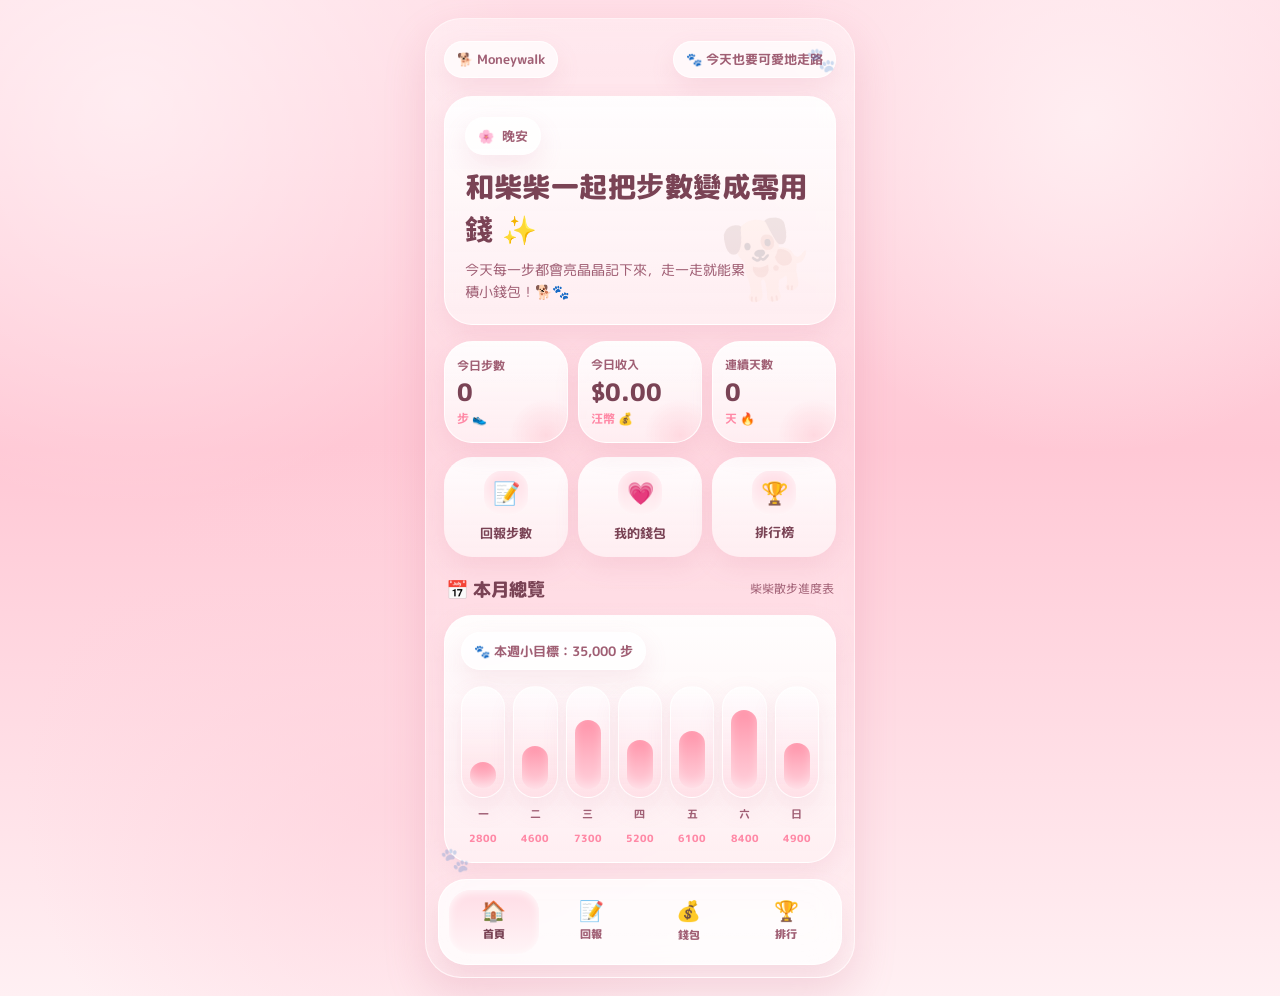
<file: index.html>
<!doctype html>
<html lang="zh-Hant">
  <head>
    <meta charset="UTF-8" />
    <meta name="viewport" content="width=device-width, initial-scale=1.0, viewport-fit=cover" />
    <title>Moneywalk</title>
    <meta
      name="description"
      content="Moneywalk - 可愛粉色系步行賺錢 App，單檔 HTML 版本。"
    />
    <link rel="preconnect" href="https://fonts.googleapis.com" />
    <link rel="preconnect" href="https://fonts.gstatic.com" crossorigin />
    <link
      href="https://fonts.googleapis.com/css2?family=M+PLUS+Rounded+1c:wght@400;500;700;800&family=Noto+Sans+TC:wght@400;500;700;800&display=swap"
      rel="stylesheet"
    />
    <style>
      /*
        Moneywalk Design Direction (chosen after brainstorming)
        Approach: Kawaii Sticker Scrapbook × Japanese mobile app
        Design movement: 貼紙手帳感 + 軟萌遊戲 UI
        Core principles: 超圓角、糖果層次、卡片像貼紙、互動要有彈跳感
        Color philosophy: 以 #FFB5C2 為主體，搭配 #FFF0F3 與 #FFD1DC 做出柔軟、療癒、甜點般的層次
        Signature elements: 🐕🐾 貼紙裝飾、奶油光澤、果凍陰影、波浪導航
      */

      :root {
        --pink: #ffb5c2;
        --pink-deep: #ff89a6;
        --pink-soft: #ffd7e1;
        --cream: #fff0f3;
        --peach: #ffd1dc;
        --peach-deep: #ffb9c8;
        --text: #7a4355;
        --text-soft: #a05f74;
        --white: rgba(255, 255, 255, 0.88);
        --shadow: 0 18px 40px rgba(210, 118, 146, 0.22);
        --shadow-soft: 0 10px 24px rgba(210, 118, 146, 0.14);
        --border: rgba(255, 255, 255, 0.82);
        --success: #ff9fb3;
        --gold: #ffd86b;
        --silver: #d8dff4;
        --bronze: #f2b99d;
      }

      * { box-sizing: border-box; }

      html,
      body {
        margin: 0;
        min-height: 100%;
        font-family: "M PLUS Rounded 1c", "Noto Sans TC", sans-serif;
        background:
          radial-gradient(circle at 10% 10%, rgba(255, 255, 255, 0.5), transparent 28%),
          radial-gradient(circle at 85% 12%, rgba(255, 240, 243, 0.9), transparent 24%),
          radial-gradient(circle at 30% 80%, rgba(255, 209, 220, 0.65), transparent 30%),
          linear-gradient(180deg, #ffdfe7 0%, #ffc8d5 45%, #fff0f3 100%);
        color: var(--text);
      }

      body {
        display: flex;
        justify-content: center;
        padding: 18px;
      }

      button,
      input { font: inherit; }

      .app-shell {
        width: 100%;
        max-width: 430px;
        min-height: calc(100vh - 36px);
        background: linear-gradient(180deg, rgba(255, 255, 255, 0.34), rgba(255, 255, 255, 0.18));
        border: 1px solid rgba(255, 255, 255, 0.5);
        border-radius: 36px;
        box-shadow: var(--shadow);
        backdrop-filter: blur(16px);
        overflow: hidden;
        position: relative;
      }

      .app-shell::before,
      .app-shell::after {
        content: "🐾";
        position: absolute;
        font-size: 24px;
        opacity: 0.22;
        animation: floaty 5s ease-in-out infinite;
        pointer-events: none;
      }

      .app-shell::before { top: 22px; right: 18px; }
      .app-shell::after { bottom: 100px; left: 14px; animation-delay: -2.2s; }

      .screen {
        padding: 22px 18px 110px;
        min-height: calc(100vh - 36px);
        display: none;
      }

      .screen.active {
        display: block;
        animation: popIn 0.45s ease;
      }

      .topbar {
        display: flex;
        align-items: center;
        justify-content: space-between;
        gap: 12px;
        margin-bottom: 18px;
      }

      .bubble,
      .mini-badge {
        display: inline-flex;
        align-items: center;
        gap: 8px;
        padding: 8px 12px;
        background: rgba(255, 255, 255, 0.7);
        border: 1px solid var(--border);
        border-radius: 999px;
        box-shadow: var(--shadow-soft);
        color: var(--text-soft);
        font-size: 13px;
        font-weight: 700;
      }

      .hero-card,
      .panel,
      .stat-card,
      .action-btn,
      .podium-card,
      .history-item,
      .leader-item,
      .invite-card,
      .quick-btn,
      .submit-btn,
      .wallet-balance,
      .overview-bar-wrap {
        border-radius: 28px;
        border: 1px solid var(--border);
        background: linear-gradient(180deg, rgba(255,255,255,0.92), rgba(255,240,243,0.88));
        box-shadow: var(--shadow-soft);
      }

      .hero-card {
        padding: 20px;
        position: relative;
        overflow: hidden;
        margin-bottom: 16px;
      }

      .hero-card::after {
        content: "🐕";
        position: absolute;
        right: 18px;
        bottom: 10px;
        font-size: 76px;
        opacity: 0.12;
        transform: rotate(-8deg);
      }

      h1, h2, h3, p { margin: 0; }

      .hero-title {
        font-size: 28px;
        font-weight: 800;
        letter-spacing: 0.02em;
        margin-top: 10px;
      }

      .hero-sub {
        margin-top: 8px;
        font-size: 14px;
        line-height: 1.6;
        color: var(--text-soft);
        max-width: 80%;
      }

      .section-title {
        display: flex;
        align-items: center;
        justify-content: space-between;
        gap: 8px;
        margin: 18px 2px 12px;
      }

      .section-title h2 { font-size: 18px; font-weight: 800; }
      .section-title span { font-size: 12px; color: var(--text-soft); }

      .stats-grid,
      .wallet-stats {
        display: grid;
        grid-template-columns: repeat(3, 1fr);
        gap: 10px;
      }

      .stat-card {
        padding: 14px 12px;
        min-height: 102px;
        display: flex;
        flex-direction: column;
        justify-content: space-between;
        position: relative;
        overflow: hidden;
      }

      .stat-card::before {
        content: "";
        position: absolute;
        inset: auto -16px -30px auto;
        width: 74px;
        height: 74px;
        background: radial-gradient(circle, rgba(255, 181, 194, 0.36), transparent 70%);
      }

      .stat-label { font-size: 12px; color: var(--text-soft); font-weight: 700; }
      .stat-value { font-size: 24px; font-weight: 800; line-height: 1; }
      .stat-note { font-size: 12px; color: var(--pink-deep); font-weight: 700; }

      .actions-grid {
        display: grid;
        grid-template-columns: repeat(3, 1fr);
        gap: 10px;
        margin-top: 14px;
      }

      .action-btn,
      .quick-btn,
      .submit-btn,
      .nav-btn {
        border: none;
        cursor: pointer;
        transition: transform 0.18s ease, box-shadow 0.18s ease, background 0.2s ease;
      }

      .action-btn:hover,
      .quick-btn:hover,
      .submit-btn:hover,
      .nav-btn:hover,
      .action-btn:active,
      .quick-btn:active,
      .submit-btn:active,
      .nav-btn:active { transform: translateY(-2px) scale(1.01); }

      .action-btn {
        padding: 14px 8px;
        display: flex;
        flex-direction: column;
        align-items: center;
        gap: 8px;
        color: var(--text);
      }

      .action-emoji {
        width: 44px;
        height: 44px;
        display: grid;
        place-items: center;
        border-radius: 18px;
        background: linear-gradient(180deg, #ffdbe4, #fff3f5);
        font-size: 22px;
        box-shadow: inset 0 3px 8px rgba(255,255,255,0.6);
      }

      .action-text { font-size: 13px; font-weight: 700; }
      .panel { padding: 16px; }

      .overview-bars {
        display: grid;
        grid-template-columns: repeat(7, 1fr);
        align-items: end;
        gap: 8px;
        margin-top: 16px;
      }

      .overview-day {
        display: flex;
        flex-direction: column;
        align-items: center;
        gap: 8px;
      }

      .overview-bar-wrap {
        width: 100%;
        height: 112px;
        display: flex;
        align-items: end;
        padding: 8px;
        border-radius: 22px;
        background: linear-gradient(180deg, rgba(255,255,255,0.7), rgba(255,209,220,0.55));
      }

      .overview-bar {
        width: 100%;
        border-radius: 999px;
        background: linear-gradient(180deg, #ff94aa, #ffb9c8 58%, #ffd1dc 100%);
        box-shadow: inset 0 -4px 10px rgba(255,255,255,0.35);
        animation: riseUp 0.8s ease both;
      }

      .overview-label { font-size: 11px; color: var(--text-soft); font-weight: 700; }
      .overview-value { font-size: 10px; color: var(--pink-deep); font-weight: 800; }

      .input-card { padding: 18px; }
      .step-input-wrap { position: relative; margin-top: 14px; }

      .step-input {
        width: 100%;
        border: 2px solid rgba(255, 181, 194, 0.55);
        background: rgba(255,255,255,0.82);
        border-radius: 24px;
        padding: 18px 16px;
        font-size: 26px;
        font-weight: 800;
        color: var(--text);
        outline: none;
        box-shadow: inset 0 4px 12px rgba(255,255,255,0.55);
      }

      .step-input:focus {
        border-color: var(--pink-deep);
        box-shadow: 0 0 0 4px rgba(255, 137, 166, 0.14);
      }

      .step-suffix {
        position: absolute;
        right: 16px;
        top: 50%;
        transform: translateY(-50%);
        color: var(--text-soft);
        font-weight: 700;
      }

      .quick-row {
        display: grid;
        grid-template-columns: repeat(4, 1fr);
        gap: 10px;
        margin-top: 14px;
      }

      .quick-btn {
        padding: 12px 8px;
        background: linear-gradient(180deg, #fff7f9, #ffe1e8);
        color: var(--text);
        font-size: 13px;
        font-weight: 800;
      }

      .earnings-box {
        margin-top: 14px;
        padding: 16px;
        border-radius: 24px;
        background: linear-gradient(135deg, rgba(255, 181, 194, 0.22), rgba(255,255,255,0.7));
        display: flex;
        justify-content: space-between;
        align-items: center;
        gap: 12px;
      }

      .earnings-box strong { display: block; font-size: 24px; color: var(--pink-deep); }

      .submit-btn {
        width: 100%;
        margin-top: 14px;
        padding: 16px;
        background: linear-gradient(180deg, #ffb5c2, #ff94aa);
        color: white;
        font-size: 16px;
        font-weight: 800;
        box-shadow: 0 16px 22px rgba(255, 137, 166, 0.24);
      }

      .submit-btn[disabled] {
        opacity: 0.6;
        cursor: not-allowed;
        transform: none;
      }

      .tip-text { margin-top: 10px; font-size: 12px; color: var(--text-soft); line-height: 1.6; }
      .list { display: grid; gap: 10px; }

      .history-item,
      .leader-item,
      .invite-card { padding: 14px 14px; }

      .history-item {
        display: flex;
        justify-content: space-between;
        align-items: center;
        gap: 12px;
      }

      .history-left {
        display: flex;
        align-items: center;
        gap: 12px;
      }

      .history-emoji,
      .leader-avatar,
      .rank-badge {
        width: 44px;
        height: 44px;
        border-radius: 18px;
        display: grid;
        place-items: center;
        background: linear-gradient(180deg, #ffe6ec, #fff7f9);
        font-size: 22px;
        box-shadow: inset 0 3px 8px rgba(255,255,255,0.75);
      }

      .history-title,
      .leader-name { font-weight: 800; font-size: 14px; }

      .history-sub,
      .leader-sub,
      .small-note { margin-top: 4px; font-size: 12px; color: var(--text-soft); }

      .history-amount,
      .leader-score { text-align: right; font-weight: 800; }

      .wallet-balance {
        padding: 18px;
        position: relative;
        overflow: hidden;
        margin-bottom: 12px;
      }

      .wallet-balance::before {
        content: "🐕🐾";
        position: absolute;
        right: 14px;
        top: 14px;
        font-size: 20px;
        opacity: 0.26;
      }

      .balance-label { font-size: 13px; color: var(--text-soft); font-weight: 700; }
      .balance-value { margin-top: 8px; font-size: 34px; font-weight: 800; color: var(--pink-deep); }

      .podium {
        display: grid;
        grid-template-columns: 1fr 1.1fr 1fr;
        align-items: end;
        gap: 10px;
      }

      .podium-card { padding: 14px 10px; text-align: center; }
      .podium-card.first { min-height: 170px; background: linear-gradient(180deg, rgba(255, 216, 107, 0.95), rgba(255, 245, 199, 0.95)); }
      .podium-card.second { min-height: 145px; background: linear-gradient(180deg, rgba(216, 223, 244, 0.95), rgba(247, 248, 255, 0.95)); }
      .podium-card.third { min-height: 130px; background: linear-gradient(180deg, rgba(242, 185, 157, 0.95), rgba(255, 241, 235, 0.95)); }

      .podium-rank { font-size: 28px; }
      .podium-name { margin-top: 10px; font-weight: 800; }
      .podium-step { margin-top: 6px; font-size: 13px; color: var(--text-soft); }

      .leader-list { margin-top: 12px; display: grid; gap: 10px; }

      .leader-item {
        display: grid;
        grid-template-columns: auto auto 1fr auto;
        align-items: center;
        gap: 12px;
      }

      .leader-item.me {
        outline: 3px solid rgba(255, 137, 166, 0.22);
        background: linear-gradient(180deg, #fff6f8, #ffdfe7);
      }

      .rank-badge {
        width: 36px;
        height: 36px;
        border-radius: 14px;
        font-size: 13px;
        font-weight: 800;
      }

      .invite-card {
        margin-top: 14px;
        background: linear-gradient(135deg, rgba(255,181,194,0.45), rgba(255,255,255,0.9));
      }

      .invite-row {
        display: flex;
        justify-content: space-between;
        gap: 12px;
        align-items: center;
        margin-top: 12px;
      }

      .invite-btn {
        border: none;
        border-radius: 18px;
        padding: 12px 16px;
        background: linear-gradient(180deg, #ff9fb3, #ff88a2);
        color: white;
        font-weight: 800;
        box-shadow: 0 12px 18px rgba(255, 137, 166, 0.24);
        cursor: pointer;
      }

      .bottom-nav {
        position: absolute;
        left: 12px;
        right: 12px;
        bottom: 12px;
        padding: 10px;
        background: rgba(255, 255, 255, 0.74);
        backdrop-filter: blur(18px);
        border: 1px solid rgba(255,255,255,0.9);
        border-radius: 28px;
        display: grid;
        grid-template-columns: repeat(4, 1fr);
        gap: 8px;
        box-shadow: 0 18px 30px rgba(206, 116, 145, 0.18);
      }

      .nav-btn {
        background: transparent;
        border-radius: 22px;
        padding: 10px 6px;
        color: var(--text-soft);
        display: flex;
        flex-direction: column;
        align-items: center;
        gap: 6px;
        font-size: 11px;
        font-weight: 800;
      }

      .nav-btn.active {
        background: linear-gradient(180deg, #ffdce5, #fff5f7);
        color: var(--text);
        box-shadow: inset 0 2px 8px rgba(255,255,255,0.85);
      }

      .nav-icon { font-size: 20px; line-height: 1; }

      .toast {
        position: fixed;
        left: 50%;
        bottom: 108px;
        transform: translateX(-50%) translateY(16px);
        background: rgba(122, 67, 85, 0.92);
        color: white;
        padding: 12px 16px;
        border-radius: 999px;
        font-size: 13px;
        font-weight: 700;
        opacity: 0;
        pointer-events: none;
        transition: 0.25s ease;
        z-index: 20;
        box-shadow: 0 16px 24px rgba(122, 67, 85, 0.24);
      }

      .toast.show { opacity: 1; transform: translateX(-50%) translateY(0); }
      .foot-space { height: 4px; }

      @keyframes floaty {
        0%, 100% { transform: translateY(0) rotate(0deg); }
        50% { transform: translateY(-8px) rotate(-10deg); }
      }

      @keyframes popIn {
        from { opacity: 0; transform: translateY(14px) scale(0.98); }
        to { opacity: 1; transform: translateY(0) scale(1); }
      }

      @keyframes riseUp {
        from { transform: scaleY(0.2); transform-origin: bottom; opacity: 0.55; }
        to { transform: scaleY(1); transform-origin: bottom; opacity: 1; }
      }

      @media (max-width: 360px) {
        body { padding: 10px; }
        .screen { padding-inline: 14px; }
        .stats-grid, .wallet-stats, .actions-grid, .quick-row { gap: 8px; }
        .hero-title { font-size: 24px; }
      }
    </style>
  </head>
  <body>
    <div class="app-shell">
      <main>
        <section class="screen active" data-screen="home">
          <div class="topbar">
            <div class="bubble">🐕 Moneywalk</div>
            <div class="mini-badge">🐾 今天也要可愛地走路</div>
          </div>

          <div class="hero-card">
            <div class="bubble">🌸 <span id="greetingText">早安</span></div>
            <h1 class="hero-title">和柴柴一起把步數變成零用錢 ✨</h1>
            <p class="hero-sub">今天每一步都會亮晶晶記下來，走一走就能累積小錢包！🐕🐾</p>
          </div>

          <div class="stats-grid">
            <div class="stat-card">
              <div class="stat-label">今日步數</div>
              <div class="stat-value" id="todaySteps">0</div>
              <div class="stat-note">步 👟</div>
            </div>
            <div class="stat-card">
              <div class="stat-label">今日收入</div>
              <div class="stat-value" id="todayEarnings">$0.00</div>
              <div class="stat-note">汪幣 💰</div>
            </div>
            <div class="stat-card">
              <div class="stat-label">連續天數</div>
              <div class="stat-value" id="streakDays">0</div>
              <div class="stat-note">天 🔥</div>
            </div>
          </div>

          <div class="actions-grid">
            <button class="action-btn" data-jump="report">
              <span class="action-emoji">📝</span>
              <span class="action-text">回報步數</span>
            </button>
            <button class="action-btn" data-jump="wallet">
              <span class="action-emoji">💗</span>
              <span class="action-text">我的錢包</span>
            </button>
            <button class="action-btn" data-jump="leaderboard">
              <span class="action-emoji">🏆</span>
              <span class="action-text">排行榜</span>
            </button>
          </div>

          <div class="section-title">
            <h2>📅 本月總覽</h2>
            <span>柴柴散步進度表</span>
          </div>
          <div class="panel">
            <div class="bubble">🐾 本週小目標：35,000 步</div>
            <div class="overview-bars" id="monthlyOverview"></div>
          </div>
          <div class="foot-space"></div>
        </section>

        <section class="screen" data-screen="report">
          <div class="topbar">
            <div class="bubble">📝 步數回報</div>
            <div class="mini-badge" id="reportBadge">今日尚未回報</div>
          </div>

          <div class="panel input-card">
            <h2 style="font-size: 20px; font-weight: 800">輸入今天的步數 🐾</h2>
            <p class="tip-text">一日限回報一次，系統會自動幫你換算收入：1 步 = $0.01</p>

            <div class="step-input-wrap">
              <input id="stepInput" class="step-input" type="number" min="0" step="1" placeholder="請輸入步數" />
              <span class="step-suffix">步</span>
            </div>

            <div class="quick-row">
              <button class="quick-btn" data-steps="1000">1000</button>
              <button class="quick-btn" data-steps="3000">3000</button>
              <button class="quick-btn" data-steps="5000">5000</button>
              <button class="quick-btn" data-steps="10000">10000</button>
            </div>

            <div class="earnings-box">
              <div>
                <div class="stat-label">預估收入</div>
                <strong id="estimatedEarnings">$0.00</strong>
              </div>
              <div class="bubble">💸 好感度 + 可愛度同步上升</div>
            </div>

            <button id="submitReportBtn" class="submit-btn">送出今日回報 🐕</button>
            <p class="tip-text" id="reportTip">記得每天都帶著柴柴散步喔～</p>
          </div>

          <div class="section-title">
            <h2>📚 回報紀錄</h2>
            <span>最近幾次的散步紀錄</span>
          </div>
          <div class="list" id="reportHistory"></div>
        </section>

        <section class="screen" data-screen="wallet">
          <div class="topbar">
            <div class="bubble">💰 我的錢包</div>
            <div class="mini-badge">🐕 柴柴存錢罐</div>
          </div>

          <div class="wallet-balance">
            <div class="balance-label">目前餘額</div>
            <div class="balance-value" id="walletBalance">$0.00</div>
            <div class="small-note">每一步都是甜甜的小收入 🍡</div>
          </div>

          <div class="wallet-stats">
            <div class="stat-card">
              <div class="stat-label">活躍天數</div>
              <div class="stat-value" id="activeDays">0</div>
              <div class="stat-note">天 📆</div>
            </div>
            <div class="stat-card">
              <div class="stat-label">連續天數</div>
              <div class="stat-value" id="walletStreak">0</div>
              <div class="stat-note">天 🔥</div>
            </div>
            <div class="stat-card">
              <div class="stat-label">累積步數</div>
              <div class="stat-value" id="totalSteps">0</div>
              <div class="stat-note">步 👣</div>
            </div>
          </div>

          <div class="section-title">
            <h2>🧾 交易紀錄</h2>
            <span>收入都會記在這裡</span>
          </div>
          <div class="list" id="transactionHistory"></div>
        </section>

        <section class="screen" data-screen="leaderboard">
          <div class="topbar">
            <div class="bubble">🏆 可愛步步榜</div>
            <div class="mini-badge">👑 本週人氣排行</div>
          </div>

          <div class="section-title" style="margin-top: 0">
            <h2>👑 Top 3 柴柴榮耀台</h2>
            <span>走最多的就是今天主角</span>
          </div>

          <div class="podium" id="podium"></div>

          <div class="section-title">
            <h2>🌟 前 10 名排行榜</h2>
            <span>目前你也在榜上喔</span>
          </div>
          <div class="leader-list" id="leaderList"></div>

          <div class="invite-card">
            <h3 style="font-size: 18px; font-weight: 800">💌 邀請朋友一起賺</h3>
            <p class="tip-text">邀請好友加入 Moneywalk，和你一起組成最可愛的散步小隊 🐕🐾</p>
            <div class="invite-row">
              <div class="bubble">🎁 每邀請 1 位好友可得 $8.88</div>
              <button class="invite-btn" id="inviteBtn">立即邀請</button>
            </div>
          </div>
        </section>
      </main>

      <nav class="bottom-nav">
        <button class="nav-btn active" data-target="home">
          <span class="nav-icon">🏠</span>
          <span>首頁</span>
        </button>
        <button class="nav-btn" data-target="report">
          <span class="nav-icon">📝</span>
          <span>回報</span>
        </button>
        <button class="nav-btn" data-target="wallet">
          <span class="nav-icon">💰</span>
          <span>錢包</span>
        </button>
        <button class="nav-btn" data-target="leaderboard">
          <span class="nav-icon">🏆</span>
          <span>排行</span>
        </button>
      </nav>
    </div>

    <div class="toast" id="toast"></div>
    <script>
      const STORAGE_KEY = "moneywalk-kawaii-state";
      const todayKey = new Date().toISOString().slice(0, 10);

      const defaultState = {
        reports: [
          { date: "2026-05-17", steps: 3200, earnings: 32 },
          { date: "2026-05-18", steps: 5400, earnings: 54 },
          { date: "2026-05-19", steps: 8600, earnings: 86 },
        ],
      };

      const animals = ["🐰", "🐻", "🦊", "🐼", "🐯", "🐨", "🐸", "🐹", "🦁", "🐱"];

      const leaderboardSeed = [
        { name: "Momo 兔兔", emoji: "🐰", steps: 16420 },
        { name: "Coco 熊熊", emoji: "🐻", steps: 15880 },
        { name: "Yuki 狐狐", emoji: "🦊", steps: 14950 },
        { name: "陳彥瑋", emoji: "🐕", steps: 13880, me: true },
        { name: "Panda 醬", emoji: "🐼", steps: 13120 },
        { name: "Tora 虎虎", emoji: "🐯", steps: 12400 },
        { name: "Kuma 小熊", emoji: "🐨", steps: 11930 },
        { name: "Piyo 蛙蛙", emoji: "🐸", steps: 11360 },
        { name: "Mugi 倉鼠", emoji: "🐹", steps: 10990 },
        { name: "Neko 喵喵", emoji: "🐱", steps: 10320 },
      ];

      const screens = [...document.querySelectorAll(".screen")];
      const navButtons = [...document.querySelectorAll(".nav-btn")];
      const jumpButtons = [...document.querySelectorAll("[data-jump]")];
      const quickButtons = [...document.querySelectorAll(".quick-btn")];
      const stepInput = document.getElementById("stepInput");
      const estimatedEarnings = document.getElementById("estimatedEarnings");
      const submitReportBtn = document.getElementById("submitReportBtn");
      const reportBadge = document.getElementById("reportBadge");
      const reportTip = document.getElementById("reportTip");
      const toastEl = document.getElementById("toast");

      function loadState() {
        try {
          const saved = JSON.parse(localStorage.getItem(STORAGE_KEY) || "null");
          if (saved && Array.isArray(saved.reports)) return saved;
        } catch (error) {}
        localStorage.setItem(STORAGE_KEY, JSON.stringify(defaultState));
        return structuredClone(defaultState);
      }

      let state = loadState();

      function saveState() {
        localStorage.setItem(STORAGE_KEY, JSON.stringify(state));
      }

      function showToast(message) {
        toastEl.textContent = message;
        toastEl.classList.add("show");
        clearTimeout(showToast.timer);
        showToast.timer = setTimeout(() => toastEl.classList.remove("show"), 1900);
      }

      function currency(value) {
        return `$${Number(value).toFixed(2)}`;
      }

      function greetingByHour() {
        const hour = new Date().getHours();
        if (hour < 11) return "早安";
        if (hour < 18) return "午安";
        return "晚安";
      }

      function sameDay(dateA, dateB) {
        return dateA === dateB;
      }

      function getTodayReport() {
        return state.reports.find((item) => sameDay(item.date, todayKey));
      }

      function getTotalSteps() {
        return state.reports.reduce((sum, item) => sum + item.steps, 0);
      }

      function getBalance() {
        return state.reports.reduce((sum, item) => sum + item.earnings, 0);
      }

      function getStreak() {
        const sorted = [...state.reports]
          .map((item) => item.date)
          .sort((a, b) => new Date(b) - new Date(a));
        if (!sorted.length) return 0;

        let streak = 0;
        let cursor = new Date(todayKey + "T00:00:00");

        for (;;) {
          const key = cursor.toISOString().slice(0, 10);
          if (sorted.includes(key)) {
            streak += 1;
            cursor.setDate(cursor.getDate() - 1);
          } else {
            break;
          }
        }
        return streak;
      }

      function getOverviewData() {
        const labels = ["一", "二", "三", "四", "五", "六", "日"];
        const base = [2800, 4600, 7300, 5200, 6100, 8400, 4900];
        const todayReport = getTodayReport();
        const today = new Date();
        const dayIndex = (today.getDay() + 6) % 7;
        if (todayReport) base[dayIndex] = todayReport.steps;
        return labels.map((label, index) => ({
          label,
          steps: base[index],
        }));
      }

      function renderOverview() {
        const overview = document.getElementById("monthlyOverview");
        const data = getOverviewData();
        const max = Math.max(...data.map((item) => item.steps), 10000);
        overview.innerHTML = data
          .map(
            (item, index) => `
              <div class="overview-day">
                <div class="overview-bar-wrap">
                  <div class="overview-bar" style="height:${Math.max(18, (item.steps / max) * 100)}%"></div>
                </div>
                <div class="overview-label">${item.label}</div>
                <div class="overview-value">${item.steps}</div>
              </div>
            `
          )
          .join("");
      }

      function renderHomeStats() {
        const today = getTodayReport();
        document.getElementById("greetingText").textContent = greetingByHour();
        document.getElementById("todaySteps").textContent = today ? today.steps.toLocaleString() : "0";
        document.getElementById("todayEarnings").textContent = currency(today ? today.earnings : 0);
        document.getElementById("streakDays").textContent = getStreak();
      }

      function renderWallet() {
        const balance = getBalance();
        document.getElementById("walletBalance").textContent = currency(balance);
        document.getElementById("activeDays").textContent = state.reports.length;
        document.getElementById("walletStreak").textContent = getStreak();
        document.getElementById("totalSteps").textContent = getTotalSteps().toLocaleString();

        const history = [...state.reports]
          .sort((a, b) => new Date(b.date) - new Date(a.date))
          .map(
            (item, index) => `
              <div class="history-item">
                <div class="history-left">
                  <div class="history-emoji">${animals[index % animals.length]}</div>
                  <div>
                    <div class="history-title">步行收入入帳</div>
                    <div class="history-sub">${item.date} ・ ${item.steps.toLocaleString()} 步</div>
                  </div>
                </div>
                <div class="history-amount">
                  <div>${currency(item.earnings)}</div>
                  <div class="history-sub">已入帳 💗</div>
                </div>
              </div>
            `
          )
          .join("");

        document.getElementById("transactionHistory").innerHTML = history || '<div class="history-item"><div class="history-left"><div class="history-emoji">🐾</div><div><div class="history-title">還沒有交易紀錄</div><div class="history-sub">先去回報今天的步數吧！</div></div></div></div>';
      }

      function renderReportHistory() {
        const reportHistory = document.getElementById("reportHistory");
        const sorted = [...state.reports].sort((a, b) => new Date(b.date) - new Date(a.date));
        reportHistory.innerHTML = sorted
          .map(
            (item, index) => `
              <div class="history-item">
                <div class="history-left">
                  <div class="history-emoji">${index === 0 ? "🐕" : "🐾"}</div>
                  <div>
                    <div class="history-title">${item.date}</div>
                    <div class="history-sub">回報成功 ・ 柴柴已蓋章</div>
                  </div>
                </div>
                <div class="history-amount">
                  <div>${item.steps.toLocaleString()} 步</div>
                  <div class="history-sub">${currency(item.earnings)}</div>
                </div>
              </div>
            `
          )
          .join("");
      }

      function renderLeaderboard() {
        const myTodaySteps = getTodayReport()?.steps || 13880;
        const rows = leaderboardSeed.map((item) =>
          item.me ? { ...item, steps: Math.max(item.steps, myTodaySteps) } : item
        );

        rows.sort((a, b) => b.steps - a.steps);
        const top3 = rows.slice(0, 3);
        const rest = rows.slice(0, 10);

        const podiumOrder = [top3[1], top3[0], top3[2]];
        const classNames = ["second", "first", "third"];
        const medals = ["🥈", "👑", "🥉"];

        document.getElementById("podium").innerHTML = podiumOrder
          .map((item, idx) => {
            if (!item) return "";
            return `
              <div class="podium-card ${classNames[idx]}">
                <div class="podium-rank">${medals[idx]}</div>
                <div style="font-size: 30px; margin-top: 10px">${item.emoji}</div>
                <div class="podium-name">${item.name}</div>
                <div class="podium-step">${item.steps.toLocaleString()} 步</div>
              </div>
            `;
          })
          .join("");

        document.getElementById("leaderList").innerHTML = rest
          .map(
            (item, index) => `
              <div class="leader-item ${item.me ? "me" : ""}">
                <div class="rank-badge">#${index + 1}</div>
                <div class="leader-avatar">${item.emoji}</div>
                <div>
                  <div class="leader-name">${item.name} ${item.me ? "（你）" : ""}</div>
                  <div class="leader-sub">${item.me ? "今天也很厲害 ✨" : "一起和柴柴衝步數"}</div>
                </div>
                <div class="leader-score">${item.steps.toLocaleString()}<div class="leader-sub">步</div></div>
              </div>
            `
          )
          .join("");
      }

      function updateReportBox() {
        const today = getTodayReport();
        if (today) {
          reportBadge.textContent = `今日已回報 ${today.steps.toLocaleString()} 步`;
          reportTip.textContent = `今天已成功回報，收入 ${currency(today.earnings)} 已放進錢包 💗`;
          submitReportBtn.disabled = true;
          submitReportBtn.textContent = "今天已完成回報 ✅";
          stepInput.value = today.steps;
          estimatedEarnings.textContent = currency(today.earnings);
        } else {
          reportBadge.textContent = "今日尚未回報";
          reportTip.textContent = "記得每天都帶著柴柴散步喔～";
          submitReportBtn.disabled = false;
          submitReportBtn.textContent = "送出今日回報 🐕";
          if (!Number(stepInput.value)) estimatedEarnings.textContent = "$0.00";
        }
      }

      function rerender() {
        renderHomeStats();
        renderOverview();
        renderWallet();
        renderReportHistory();
        renderLeaderboard();
        updateReportBox();
      }

      function goTo(screenName) {
        screens.forEach((screen) => screen.classList.toggle("active", screen.dataset.screen === screenName));
        navButtons.forEach((button) => button.classList.toggle("active", button.dataset.target === screenName));
      }

      navButtons.forEach((button) => {
        button.addEventListener("click", () => goTo(button.dataset.target));
      });

      jumpButtons.forEach((button) => {
        button.addEventListener("click", () => goTo(button.dataset.jump));
      });

      quickButtons.forEach((button) => {
        button.addEventListener("click", () => {
          stepInput.value = button.dataset.steps;
          estimatedEarnings.textContent = currency(Number(button.dataset.steps) * 0.01);
          showToast(`已填入 ${Number(button.dataset.steps).toLocaleString()} 步 🐾`);
        });
      });

      stepInput.addEventListener("input", () => {
        const steps = Math.max(0, Number(stepInput.value) || 0);
        estimatedEarnings.textContent = currency(steps * 0.01);
      });

      submitReportBtn.addEventListener("click", () => {
        if (getTodayReport()) {
          showToast("今天已經回報過囉 🐕");
          return;
        }

        const steps = Math.floor(Number(stepInput.value) || 0);
        if (steps <= 0) {
          showToast("請先輸入有效步數喔～");
          return;
        }

        const earnings = Number((steps * 0.01).toFixed(2));
        state.reports.push({ date: todayKey, steps, earnings });
        saveState();
        rerender();
        goTo("home");
        showToast(`回報成功！入帳 ${currency(earnings)} ✨`);
      });

      document.getElementById("inviteBtn").addEventListener("click", () => {
        showToast("邀請連結已準備好，快揪朋友一起走！ 💌");
      });

      rerender();
    </script>
  </body>
</html>
</file>
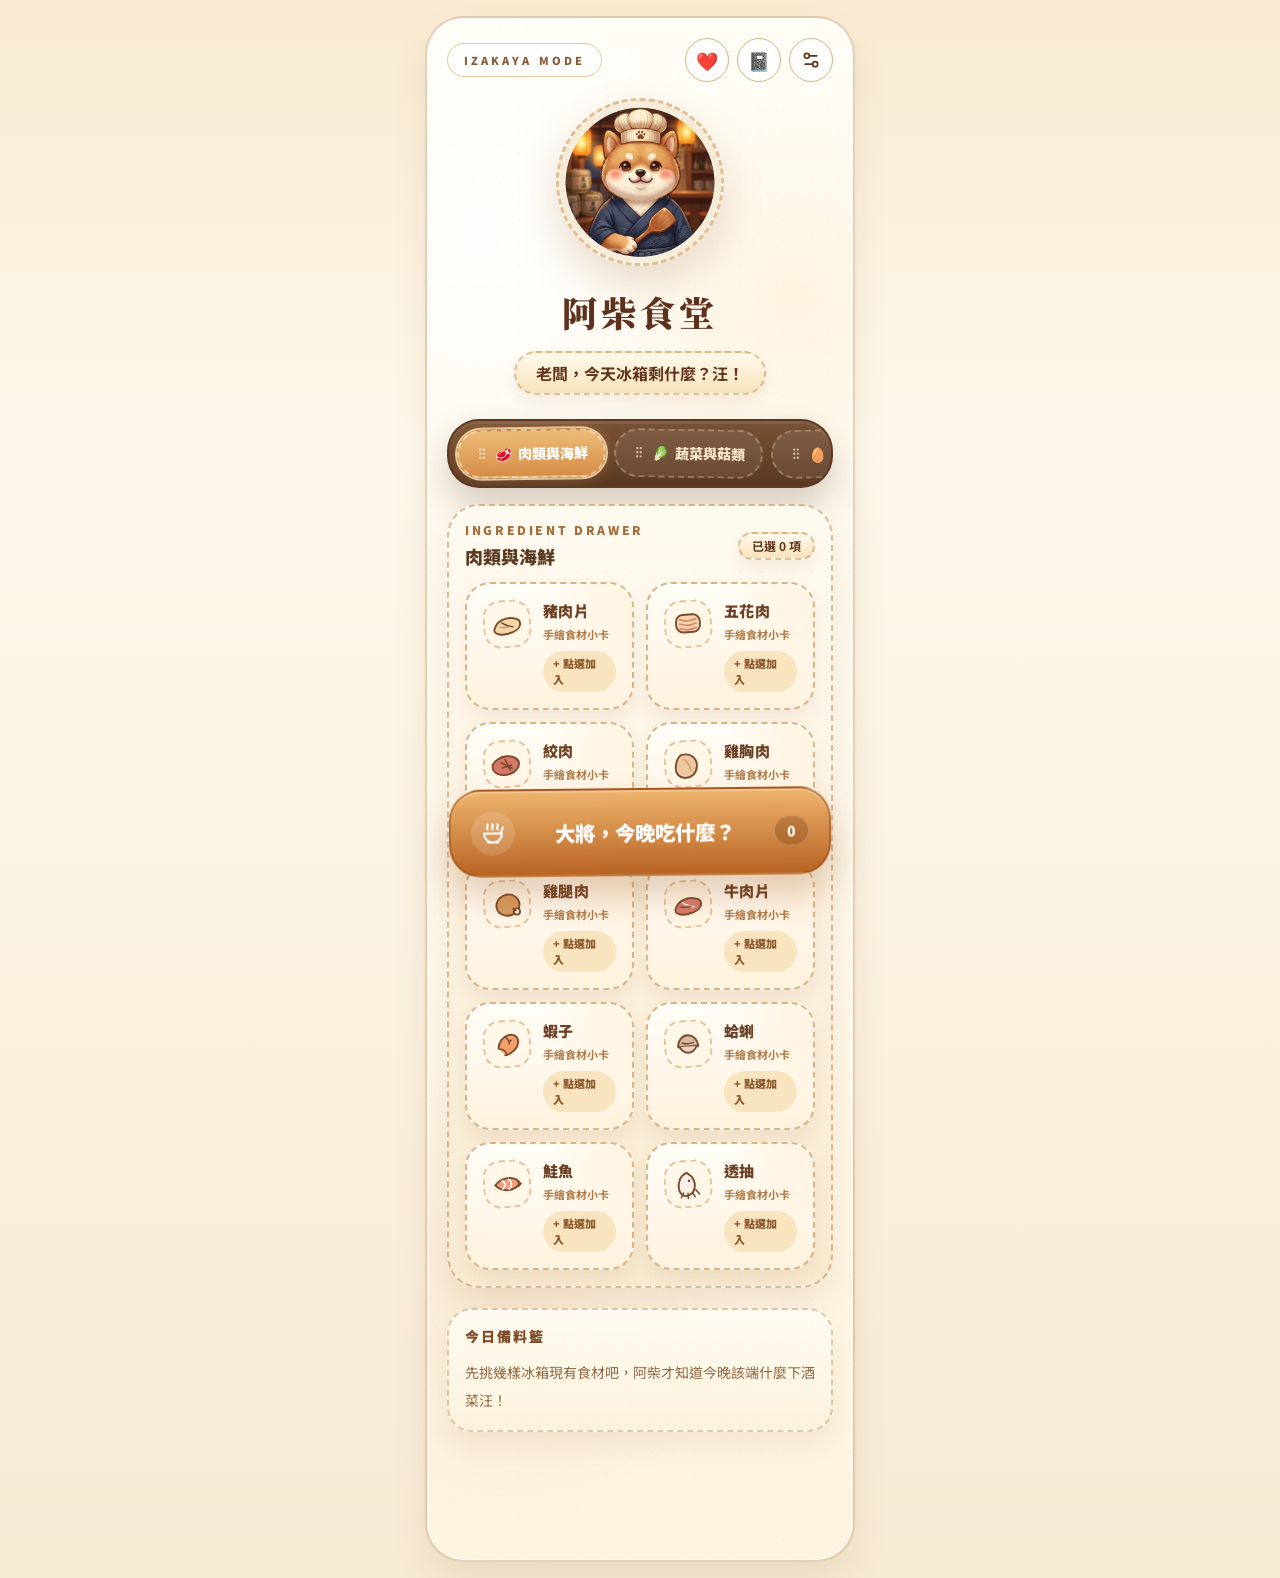
<file: kitchen/index.html>
<!doctype html>
<html lang="zh-Hant">
  <head>
    <meta charset="UTF-8" />
    <meta name="viewport" content="width=device-width, initial-scale=1.0" />
    <title>阿柴食堂 Shiba Kitchen</title>
    <link rel="preconnect" href="https://fonts.googleapis.com" />
    <link rel="preconnect" href="https://fonts.gstatic.com" crossorigin />
    <link href="https://fonts.googleapis.com/css2?family=Noto+Sans+TC:wght@400;500;700;800;900&family=Noto+Serif+TC:wght@700;900&display=swap" rel="stylesheet" />
    <script type="module" crossorigin src="./assets/index-CpIoTjWs.js"></script>
    <link rel="stylesheet" crossorigin href="./assets/index-CjZSHZKE.css">
  </head>
  <body>
    <div id="root"></div>
  </body>
</html>
</file>
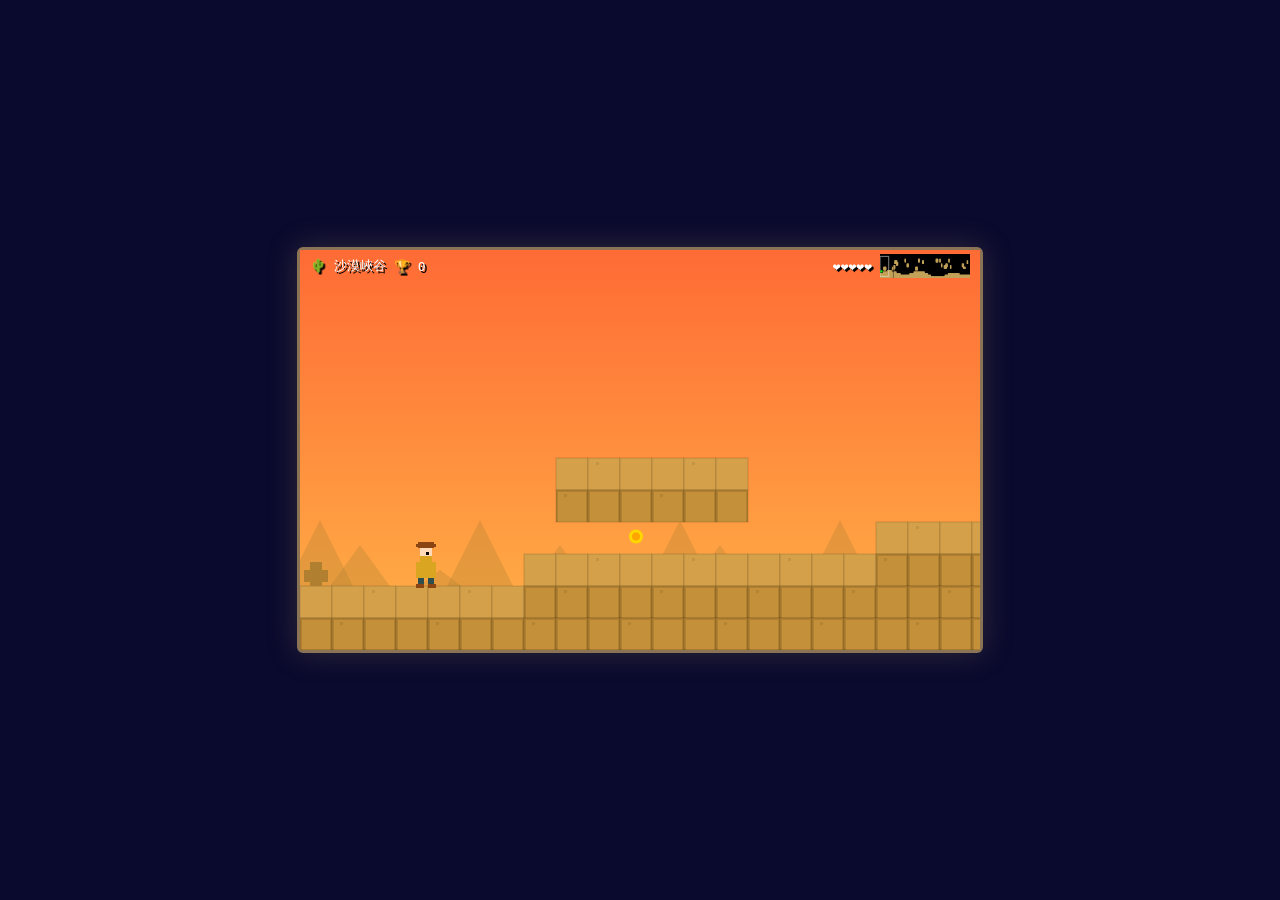
<file: game.html>
<!DOCTYPE html>
<html lang="zh-TW">
<head>
<meta charset="UTF-8">
<meta name="viewport" content="width=device-width, initial-scale=1.0, user-scalable=no">
<title>🤠 像素大冒險 - 6 Worlds!</title>
<style>
*{margin:0;padding:0;box-sizing:border-box}
body{background:#0a0a2e;display:flex;justify-content:center;align-items:center;min-height:100vh;font-family:monospace;overflow:hidden}
#w{position:relative;border:3px solid #8B7355;border-radius:6px;box-shadow:0 0 30px rgba(139,115,85,.3)}
canvas{display:block;image-rendering:pixelated;image-rendering:crisp-edges}
#ui{position:absolute;top:0;left:0;right:0;padding:4px 10px;display:flex;justify-content:space-between;pointer-events:none;z-index:10;color:#fff;text-shadow:2px 2px 0 #000;font-size:13px}
#ui>div{display:flex;align-items:center;gap:8px}
#bosshp{position:absolute;top:32px;left:50%;transform:translateX(-50%);width:200px;height:12px;background:rgba(0,0,0,.6);border:2px solid #FFD700;border-radius:4px;display:none;pointer-events:none;z-index:10}
#bosshp div{height:100%;background:linear-gradient(90deg,#F00,#F60,#FF0);border-radius:2px;transition:width .2s}
#mc{display:none;position:absolute;bottom:6px;left:0;right:0;justify-content:space-between;padding:0 8px;z-index:20;pointer-events:none}
.mbtn{pointer-events:auto;width:48px;height:48px;border:2px solid rgba(255,255,255,.4);border-radius:8px;background:rgba(0,0,0,.4);color:#fff;font-size:20px;display:flex;align-items:center;justify-content:center;user-select:none;touch-action:manipulation}
.mbtn:active{background:rgba(255,255,255,.2)}
.mg{display:flex;gap:5px;pointer-events:none}
.mg .mbtn{pointer-events:auto}
@media(pointer:coarse){#mc{display:flex!important}}
</style>
</head>
<body>
<div id="w">
<canvas id="c"></canvas>
<div id="ui"><div><span id="ln">🌵 沙漠</span><span id="sc">🏆 0</span></div><div><span id="lv"></span><canvas id="mm" width="90" height="24"></canvas></div></div>
<div id="bosshp"><div id="bhpfill" style="width:100%"></div></div>
<div id="mc"><div class="mg"><div class="mbtn" id="bL">◀</div><div class="mbtn" id="bR">▶</div></div><div class="mg"><div class="mbtn" id="bJ">▲▲</div><div class="mbtn" id="bS">⚡</div></div></div>
</div>
<script>
// ===== CANVAS =====
const CW=680,CH=400,TS=32,G=.55,JF=-10,MS=3,SP=6,MW=220;
const c=document.getElementById('c'),ctx=c.getContext('2d');
c.width=CW;c.height=CH;
const mm=document.getElementById('mm'),mx=mm.getContext('2d');
const bh=document.getElementById('bosshp'),bf=document.getElementById('bhpfill');

// ===== THEMES =====
const TH=[
 {n:'🌵 沙漠峽谷',sk:['#FF6B35','#FFB347'],gt:'#D4A04A',gb:'#C4903A',gd:'#B08030',mc:'#C4A35A',bs:8},
 {n:'🏘️ 邊境小鎮',sk:['#87CEEB','#B0E0E6'],gt:'#6B8E23',gb:'#556B2F',gd:'#3E4F1A',mc:'#8B7355',bs:10},
 {n:'🏙️ 繁華都市',sk:['#2a2a4e','#4a4a6e'],gt:'#555555',gb:'#444444',gd:'#333333',mc:'#708090',bs:12},
 {n:'🏰 黑暗地城',sk:['#1a1a0a','#0a0a0a'],gt:'#5C4033',gb:'#4A3728',gd:'#3A2A1A',mc:'#4A3728',bs:14},
 {n:'🍃 像素草原',sk:['#4FC3F7','#81D4FA'],gt:'#5CB85C',gb:'#4CAF50',gd:'#388E3C',mc:'#5CB85C',bs:16},
 {n:'🏭 工業區',sk:['#37474F','#546E7A'],gt:'#78909C',gb:'#607D8B',gd:'#455A64',mc:'#78909C',bs:18},
];

// ===== STATE =====
let st={sc:0,li:5,lv:0,ph:'play'};
let pl={x:0,y:0,vx:0,vy:0,w:28,h:36,onG:false,dir:1,fr:0,ft:0,sprint:false,jc:0};
let ky={};let lv=null;let ob=null;let bull=[];let cam={x:0,y:0};
let boss=null;let pfx=[];let ti=0;

// ===== LEVEL GEN =====
function genLV(li){
 let t=TH[li],h=15,w=MW,l=[];
 for(let y=0;y<h;y++){l[y]=[];for(let x=0;x<w;x++)l[y][x]=0;}
 // Ground with gentle waves
 for(let x=0;x<w;x++){
  let gndH=Math.min(14,Math.max(2,12-Math.floor(Math.sin(x*0.08)*1.5+Math.sin(x*0.03)*1)));
  l[gndH][x]=1;for(let y=gndH+1;y<h;y++)l[y][x]=2;
 }
 // Underground fill
 for(let x=0;x<w;x++)for(let y=15;y<20;y++){if(!l[y])l[y]=[];l[y][x]=2;}
 // Platforms
 for(let i=0;i<20;i++){
  let px=8+Math.floor(Math.random()*(w-12)),py=3+Math.floor(Math.random()*6),pw=2+Math.floor(Math.random()*5);
  for(let xx=px;xx<px+pw&&xx<w;xx++){l[py][xx]=1;l[py+1][xx]=2;}
 }
 // Gaps
 for(let gx=30;gx<w-15;gx+=15+Math.random()*20){
  let gw=2+Math.floor(Math.random()*2);
  for(let xx=gx;xx<gx+gw&&xx<w;xx++)for(let gy=0;gy<15;gy++)l[gy][xx]=0;
 }
 // Boss arena
 for(let x=MW-25;x<MW;x++){l[13][x]=1;l[14][x]=2;for(let y=12;y>=9;y--)l[y][x]=0;}
 return l;
}
function getGroundY(l,x){for(let y=0;y<15;y++)if(l[y][x]>0)return y;return 14;}
function isS(x,y){let tx=Math.floor(x/TS),ty=Math.floor(y/TS);return tx>=0&&tx<MW&&ty>=0&&ty<15&&lv[ty]&&lv[ty][tx]>0;}

function genOB(li){
 let o={co:[],en:[],px:3,py:0};
 o.py=getGroundY(lv,3)-1;
 // Coins
 for(let i=0;i<30;i++){
  let cx,cy;
  do{cx=8+Math.floor(Math.random()*(MW-16));cy=2+Math.floor(Math.random()*10);}while(lv[cy][cx]>0);
  o.co.push({x:cx*TS+16,y:cy*TS+16,cl:false});
 }
 // Enemies
 for(let i=0;i<8+li*2;i++){
  let ex,ey,at=0;
  do{ex=20+Math.floor(Math.random()*(MW-35));ey=getGroundY(lv,ex)-1;at++;}while((ey<1||lv[ey][ex]>0)&&at<50);
  if(ey>=1&&ey<15)o.en.push({x:ex*TS+16,y:ey*TS+8,vx:(Math.random()<.5?1:-1)*(.8+Math.random()*.5),al:true,hp:2+li,tt:0});
 }
 return o;
}

// ===== PLAYER =====
function upd(){
 let spd=ky['shift']?SP:MS;
 pl.sprint=ky['shift'];
 if(ky['a']||ky['left']){pl.vx=-spd;pl.dir=0;}
 else if(ky['d']||ky['right']){pl.vx=spd;pl.dir=1;}
 else pl.vx*=.7;
 if((ky['w']||ky['up']||ky[' '])&&pl.jc<2){
  pl.vy=pl.jc===0?JF:JF*0.85;
  pl.jc++;pl.onG=false;
 }
 pl.vy+=G;if(pl.vy>15)pl.vy=15;
 if(Math.abs(pl.vx)>.5){pl.ft++;if(pl.ft>4){pl.fr=(pl.fr+1)%4;pl.ft=0;}}else{pl.fr=0;pl.ft=0;}
 // H
 pl.x+=pl.vx;
 let x1=Math.floor(pl.x/TS),x2=Math.floor((pl.x+pl.w-1)/TS);
 let y1=Math.floor(pl.y/TS),y2=Math.floor((pl.y+pl.h-1)/TS);
 if(pl.vx>0&&(isS(x2*TS,y1*TS+4)||isS(x2*TS,y2*TS-4))){pl.x=x2*TS-pl.w;pl.vx=0;}
 if(pl.vx<0&&(isS(x1*TS+TS-1,y1*TS+4)||isS(x1*TS+TS-1,y2*TS-4))){pl.x=(x1+1)*TS;pl.vx=0;}
 // V
 pl.y+=pl.vy;
 let uy=Math.floor(pl.y/TS),dy=Math.floor((pl.y+pl.h-1)/TS);
 let xx1=Math.floor(pl.x/TS),xx2=Math.floor((pl.x+pl.w-1)/TS);
 pl.onG=false;
 if(pl.vy>0){if(isS(xx1*TS+2,dy*TS)||isS(xx2*TS-2,dy*TS)){pl.y=dy*TS-pl.h;pl.vy=0;pl.onG=true;pl.jc=0;}}
 else if(pl.vy<0){if(isS(xx1*TS+2,(uy+1)*TS-1)||isS(xx2*TS-2,(uy+1)*TS-1)){pl.y=(uy+1)*TS;pl.vy=0;}}
 if(pl.x<0)pl.x=0;if(pl.x>(MW-1)*TS)pl.x=(MW-1)*TS;
 if(pl.y>16*TS)die();
}

// ===== BULLETS =====
function updB(){
 for(let i=bull.length-1;i>=0;i--){
  let b=bull[i];b.x+=b.vx;b.y+=b.vy;b.l--;
  if(b.l<=0||b.x<0||b.x>MW*TS){bull.splice(i,1);continue;}
  for(let e of ob.en){if(!e.al)continue;if(Math.abs(b.x-e.x)<18&&Math.abs(b.y-e.y)<18){e.hp--;if(e.hp<=0){e.al=false;st.sc+=100;}bull.splice(i,1);break;}}
  if(boss&&boss.al&&!b.boss&&Math.abs(b.x-boss.x)<28&&Math.abs(b.y-boss.y)<28){boss.hp--;bull.splice(i,1);if(boss.hp<=0){boss.al=false;st.sc+=500;bh.style.display='none';}else bf.style.width=(boss.hp/boss.mhp*100)+'%';}
 }
}

// ===== ENEMIES =====
function updE(){
 for(let e of ob.en){
  if(!e.al)continue;e.x+=e.vx;
  let ex1=Math.floor(e.x/TS),ex2=Math.floor((e.x+30)/TS),ey=Math.floor((e.y+36)/TS);
  if(e.vx>0&&(isS(ex2*TS,ey*TS)||e.x>(MW-2)*TS))e.vx=-e.vx;
  if(e.vx<0&&(isS(ex1*TS+TS-1,ey*TS)||e.x<TS))e.vx=-e.vx;
  if(!isS(ex1*TS+4,ey*TS+2))e.y+=.5;
  if(Math.abs(e.x-pl.x)<22&&Math.abs(e.y-pl.y)<22)die();
  // Bob animation
  e.tt=(e.tt||0)+1;
 }
}

// ===== BOSS =====
function spawnBoss(li){
 let t=TH[li];
 boss={x:(MW-15)*TS,y:11*TS,vx:1.5,w:56,h:56,al:true,hp:t.bs,mhp:t.bs,timer:0,st:0};
 bh.style.display='block';bf.style.width='100%';
}
function updBoss(){
 if(!boss||!boss.al)return;
 boss.x+=boss.vx;
 if(boss.x<(MW-30)*TS||boss.x>(MW-5)*TS)boss.vx=-boss.vx;
 boss.st++;
 if(boss.st>40){boss.st=0;
  let dx=pl.x-boss.x,dy=pl.y-boss.y,dist=Math.sqrt(dx*dx+dy*dy)||1;
  bull.push({x:boss.x+28,y:boss.y+28,vx:(dx/dist)*3,vy:(dy/dist)*3,l:80,boss:true});
 }
 if(Math.abs(boss.x-pl.x)<28&&Math.abs(boss.y-pl.y)<28)die();
}

function updC(){for(let c of ob.co){if(c.cl)continue;if(Math.abs(c.x-(pl.x+pl.w/2))<16&&Math.abs(c.y-(pl.y+pl.h/2))<16){c.cl=true;st.sc+=10;}}}
function die(){if(st.ph!=='play')return;st.li--;if(st.li<=0){st.ph='go';return;}st.ph='dying';setTimeout(()=>{if(st.ph==='dying'){loadLV(st.lv);st.ph='play';}},800);}
function fire(){if(st.ph!=='play'||bull.length>8)return;bull.push({x:pl.x+(pl.dir?pl.w:0),y:pl.y+pl.h/3,vx:(pl.dir?10:-10),vy:-1,l:50});}

function camUp(){
 let tx=pl.x-CW/2+pl.w/2,ty=pl.y-CH/2+pl.h/2;
 cam.x+=(tx-cam.x)*.1;cam.y+=(ty-cam.y)*.1;
 cam.x=Math.max(0,Math.min(MW*TS-CW,cam.x));
 cam.y=Math.max(0,Math.min(14*TS-CH,cam.y));
}

// ===== RENDER =====
function drawTile(x,y,t){
 let th=TH[st.lv];
 ctx.fillStyle=t===1?th.gt:th.gd;
 ctx.fillRect(x,y,TS,TS);
 ctx.fillStyle=t===1?th.gt:th.gb;
 ctx.fillRect(x+2,y+2,TS-4,TS-2);
 // Texture
 ctx.fillStyle='rgba(0,0,0,.08)';
 if((Math.floor(x/TS)+Math.floor(y/TS))%3===0)ctx.fillRect(x+8,y+4,3,3);
 ctx.strokeStyle='rgba(0,0,0,.15)';
 ctx.strokeRect(x,y,TS,TS);
}

function drawEnemy(e){
 let sx=e.x-cam.x,sy=e.y-cam.y+Math.sin((e.tt||0)*0.1)*2;
 if(sx<-32||sx>CW+32)return;
 // Body
 ctx.fillStyle='#C0392B';
 ctx.fillRect(sx+8,sy+8,16,24);
 ctx.fillRect(sx+4,sy+16,24,12);
 // Eyes
 ctx.fillStyle='#FF0';
 ctx.fillRect(sx+10,sy+12,5,5);
 ctx.fillRect(sx+17,sy+12,5,5);
 ctx.fillStyle='#000';
 ctx.fillRect(sx+12,sy+14,3,3);
 ctx.fillRect(sx+19,sy+14,3,3);
 // Feet
 ctx.fillStyle='#8B4513';
 ctx.fillRect(sx+6,sy+30,8,6);
 ctx.fillRect(sx+18,sy+30,8,6);
}

function drawPlayer(){
 let t=TH[st.lv];
 let px=pl.x-cam.x,py=pl.y-cam.y;
 // Body
 ctx.fillStyle='#DAA520';
 ctx.fillRect(px+8,py+4,12,24);
 ctx.fillRect(px+4,py+12,20,16);
 // Head
 ctx.fillStyle='#FFDAB9';
 ctx.fillRect(px+8,py-4,12,10);
 // Hat
 ctx.fillStyle='#8B4513';
 ctx.fillRect(px+6,py-8,16,6);
 ctx.fillRect(px+4,py-6,20,3);
 // Eyes
 ctx.fillStyle='#000';
 let ex=pl.dir?px+14:px+10;
 ctx.fillRect(ex,py+2,3,3);
 // Legs
 ctx.fillStyle='#2F4F4F';
 let lx=pl.vx!==0?(Math.floor(Date.now()/120)%2?0:6):0;
 ctx.fillRect(px+6+lx,py+28,6,8);
 ctx.fillRect(px+16-lx,py+28,6,8);
 // Boots
 ctx.fillStyle='#8B4513';
 ctx.fillRect(px+4+lx,py+34,8,4);
 ctx.fillRect(px+16-lx,py+34,8,4);
 // Sprint dust
 if(pl.sprint&&pl.onG){
  ctx.fillStyle='rgba(200,160,80,'+(.3+Math.sin(ti*10)*.2)+')';
  ctx.fillRect(px+(pl.dir?28:-12),py+32,8,6);
 }
}

function drawBoss(){
 if(!boss||!boss.al)return;
 let bx=boss.x-cam.x,by=boss.y-cam.y;
 let t=TH[st.lv];
 // Body
 ctx.fillStyle='#8B0000';
 ctx.fillRect(bx,by,56,48);
 ctx.fillRect(bx-8,by+8,72,32);
 // Eyes
 ctx.fillStyle='#FF0';
 ctx.fillRect(bx+10,by+8,10,10);
 ctx.fillRect(bx+36,by+8,10,10);
 ctx.fillStyle='#F00';
 ctx.fillRect(bx+13,by+11,5,5);
 ctx.fillRect(bx+39,by+11,5,5);
 // Crown
 ctx.fillStyle='#FFD700';
 ctx.fillRect(bx+14,by-6,28,8);
 ctx.beginPath();
 ctx.moveTo(bx+14,by-6);ctx.lineTo(bx+18,by-12);ctx.lineTo(bx+22,by-6);
 ctx.moveTo(bx+28,by-6);ctx.lineTo(bx+32,by-12);ctx.lineTo(bx+36,by-6);
 ctx.fill();
 // Mouth
 ctx.fillStyle='#400';
 ctx.fillRect(bx+18,by+30,20,6);
 // Attack flash
 if(boss.st>35)ctx.fillStyle='rgba(255,0,0,.2)';ctx.fillRect(bx,by,56,48);
}

function draw(){
 ti=Date.now()/200;
 let t=TH[st.lv];
 // Sky
 let g=ctx.createLinearGradient(0,0,0,CH);
 g.addColorStop(0,t.sk[0]);g.addColorStop(1,t.sk[1]);
 ctx.fillStyle=g;ctx.fillRect(0,0,CW,CH);
 // Parallax hills
 for(let i=0;i<12;i++){
  let px=(i*120-cam.x*.3)%(CW+200)-100;
  ctx.fillStyle=t.gd+'55';
  ctx.beginPath();ctx.moveTo(px,CH-50);
  ctx.lineTo(px+40,CH-80-(i%3)*25);
  ctx.lineTo(px+80,CH-50);ctx.fill();
 }
 // Tiles
 let sx=Math.max(0,Math.floor(cam.x/TS)),ex=Math.min(MW,Math.ceil((cam.x+CW)/TS)+1);
 let sy=Math.max(0,Math.floor(cam.y/TS)),ey=Math.min(15,Math.ceil((cam.y+CH)/TS)+1);
 for(let y=sy;y<ey;y++)for(let x=sx;x<ex;x++){
  let idx=lv[y][x];
  if(idx===0)continue;
  drawTile(x*TS-cam.x,y*TS-cam.y,idx);
 }
 // Decorations (cacti/trees)
 for(let x=sx;x<ex;x+=5+Math.floor(Math.random()*3)){
  let gnd=getGroundY(lv,x);
  if(gnd>0&&gnd<14&&Math.random()<.3){
   let dx=x*TS-cam.x,dy=gnd*TS-cam.y-TS;
   ctx.fillStyle=t.gd;
   ctx.fillRect(dx+10,dy+8,12,24);
   ctx.fillRect(dx+4,dy+16,24,12);
  }
 }
 // Coins
 for(let c of ob.co){if(c.cl)continue;let cx=c.x-16-cam.x,cy=c.y-16-cam.y+Math.sin(ti+c.x)*3;if(cx<-16||cx>CW+16)continue;
  ctx.fillStyle='#FFD700';ctx.beginPath();ctx.arc(cx+16,cy+16,7,0,Math.PI*2);ctx.fill();
  ctx.fillStyle='#FFA500';ctx.beginPath();ctx.arc(cx+16,cy+16,4,0,Math.PI*2);ctx.fill();
 }
 // Enemies
 for(let e of ob.en){if(!e.al)continue;drawEnemy(e);}
 // Boss
 if(boss&&boss.al)drawBoss();
 // Bullets
 for(let b of bull){let bx=b.x-cam.x,by=b.y-cam.y;
  if(b.boss){ctx.fillStyle='#F00';ctx.beginPath();ctx.arc(bx,by,6,0,Math.PI*2);ctx.fill();ctx.fillStyle='#FF0';ctx.beginPath();ctx.arc(bx,by,3,0,Math.PI*2);ctx.fill();}
  else{ctx.fillStyle='#FF0';ctx.fillRect(bx-2,by-2,10,4);}
 }
 // Player
 if(st.ph!=='go')drawPlayer();
 // Exit sign
 if(!boss||!boss.al){let fx=(MW-6)*TS-cam.x;ctx.fillStyle='#FFD700';ctx.fillRect(fx,12*TS-cam.y,14,28);ctx.fillStyle='#FF0';ctx.beginPath();ctx.arc(fx+7,12*TS-cam.y-4,5,0,Math.PI*2);ctx.fill();}
 // HUD
 document.getElementById('sc').textContent='🏆 '+st.sc;
 let le=document.getElementById('lv');le.innerHTML='';
 for(let i=0;i<st.li;i++)le.innerHTML+='<span>❤️</span>';
 // State overlays
 if(st.ph==='dying'){ctx.fillStyle='rgba(255,0,0,.3)';ctx.fillRect(0,0,CW,CH);ctx.fillStyle='#fff';ctx.textAlign='center';ctx.font='bold 24px monospace';ctx.fillText('💀 OUCH!',CW/2,CH/2-20);ctx.font='13px monospace';ctx.fillText('剩餘: '+'❤️'.repeat(st.li),CW/2,CH/2+10);}
 if(st.ph==='go'){ctx.fillStyle='rgba(0,0,0,.8)';ctx.fillRect(0,0,CW,CH);ctx.fillStyle='#F44';ctx.font='bold 40px monospace';ctx.textAlign='center';ctx.fillText('💀 GAME OVER',CW/2,CH/2-20);ctx.fillStyle='#FFD700';ctx.font='bold 20px monospace';ctx.fillText('得分: '+st.sc,CW/2,CH/2+20);ctx.fillStyle='#CCC';ctx.font='13px monospace';ctx.fillText('按 R 重來',CW/2,CH/2+55);}
 if(st.ph==='win'){ctx.fillStyle='rgba(0,0,0,.7)';ctx.fillRect(0,0,CW,CH);ctx.fillStyle='#FFD700';ctx.font='bold 36px monospace';ctx.textAlign='center';ctx.fillText('🏆 全部通關!',CW/2,CH/2-20);ctx.fillStyle='#fff';ctx.font='bold 20px monospace';ctx.fillText('總分: '+st.sc,CW/2,CH/2+20);ctx.fillStyle='#CCC';ctx.font='13px monospace';ctx.fillText('按 R 再玩一次',CW/2,CH/2+55);}
 // Minimap
 mx.fillStyle='rgba(0,0,0,.7)';mx.fillRect(0,0,90,24);
 for(let y=0;y<15;y++)for(let x=0;x<MW;x++){if(lv[y][x]>0){mx.fillStyle=t.mc;mx.fillRect(x*90/MW,y*24/15,Math.ceil(90/MW),Math.ceil(24/15));}}
 mx.fillStyle='#0F0';mx.fillRect((pl.x/TS)*90/MW-1,(pl.y/TS)*24/15-1,2,2);
 mx.strokeStyle='rgba(255,255,255,.4)';mx.strokeRect((cam.x/TS)*90/MW,(cam.y/TS)*24/15,(CW/TS)*90/MW,(CH/TS)*24/15);
 if(boss&&boss.al){mx.fillStyle='#F00';mx.fillRect(((MW-15))*90/MW-2,11*24/15-2,5,5);}
}

function loadLV(li){
 lv=genLV(li);ob=genOB(li);
 pl.x=ob.px*TS+16;pl.y=ob.py*TS;
 pl.vx=0;pl.vy=0;pl.onG=false;pl.jc=0;
 bull=[];cam.x=0;cam.y=0;boss=null;bh.style.display='none';
 document.getElementById('ln').textContent=TH[li].n;
}
function reset(){st={sc:0,li:5,lv:0,ph:'play'};loadLV(0);}

function loop(){
 if(st.ph==='play'||st.ph==='dying'){
  if(st.ph==='play'){
   upd();updB();updE();updC();camUp();
   if(pl.x>(MW-28)*TS&&(!boss))spawnBoss(st.lv);
   if(boss&&boss.al)updBoss();
   if(pl.x>(MW-4)*TS&&(!boss||!boss.al)){st.lv++;if(st.lv>=6)st.ph='win';else loadLV(st.lv);}
  }
 }
 draw();requestAnimationFrame(loop);
}

// ===== CONTROLS =====
document.addEventListener('keydown',e=>{let k=e.key;
 if(k==='a'||k==='ArrowLeft')ky['left']=true;
 if(k==='d'||k==='ArrowRight')ky['right']=true;
 if(k==='w'||k==='ArrowUp'||k===' '||k==='Space'){e.preventDefault();ky['up']=true;}
 if(k==='z'||k==='x')fire();
 if(k==='Shift')ky['shift']=true;
 if((k==='r'||k==='R')&&(st.ph==='go'||st.ph==='win'))reset();
});
document.addEventListener('keyup',e=>{
 if(e.key==='a'||e.key==='ArrowLeft')ky['left']=false;
 if(e.key==='d'||e.key==='ArrowRight')ky['right']=false;
 if(e.key==='w'||e.key==='ArrowUp'||e.key===' '||e.key==='Space')ky['up']=false;
 if(e.key==='Shift')ky['shift']=false;
});
['bL','bR','bJ','bS'].forEach(id=>{let el=document.getElementById(id);if(!el)return;
 el.addEventListener('touchstart',e=>{e.preventDefault();
  if(id==='bL')ky['left']=true;if(id==='bR')ky['right']=true;if(id==='bJ'){ky['up']=true;}if(id==='bS')fire();
 });
 el.addEventListener('touchend',e=>{e.preventDefault();if(id==='bL')ky['left']=false;if(id==='bR')ky['right']=false;if(id==='bJ')ky['up']=false;});
});

// ===== START =====
reset();loop();
</script>
</body>
</html>
</file>
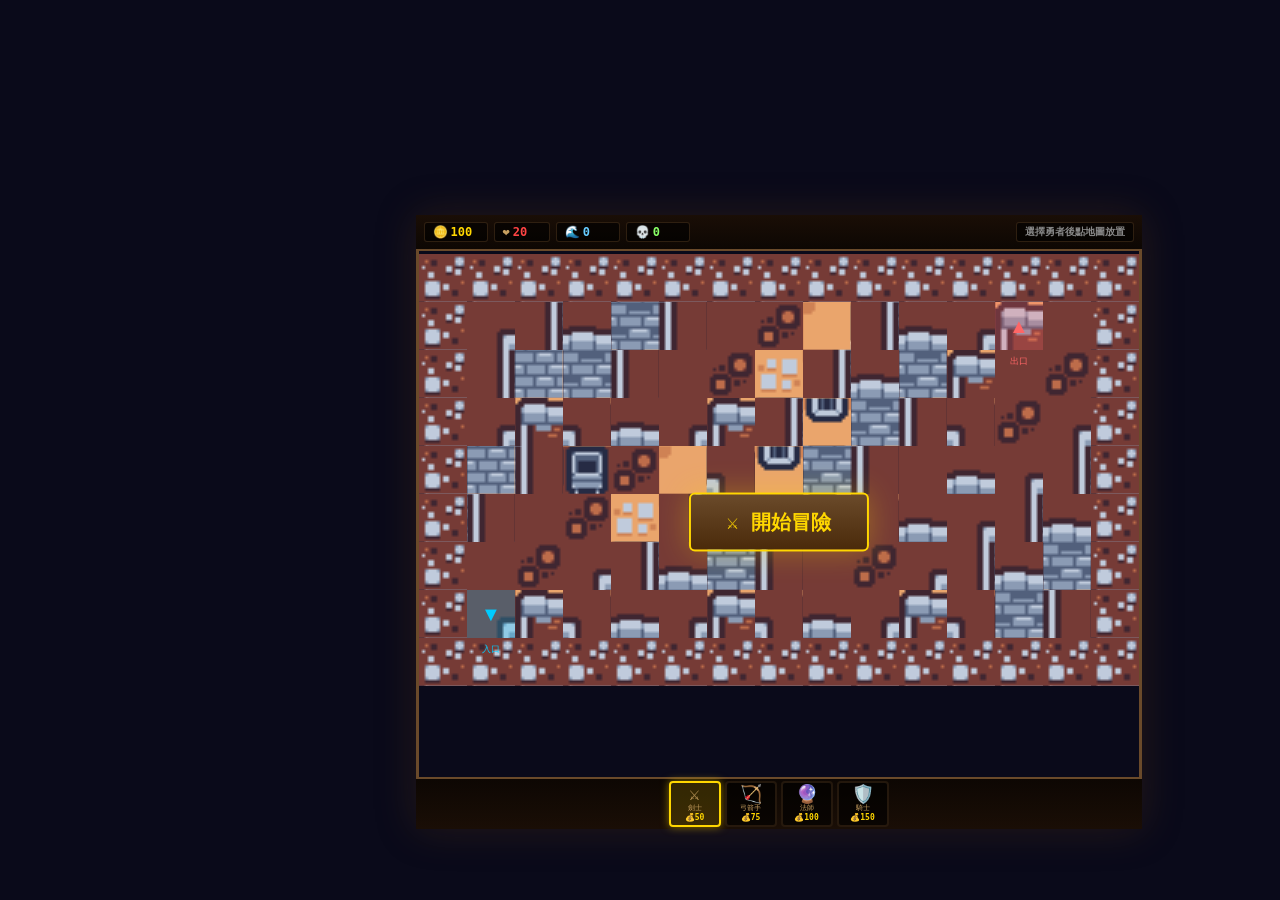
<file: heroes_td.html>
<!DOCTYPE html>
<html lang="zh-Hant">
<head>
<meta charset="UTF-8">
<meta name="viewport" content="width=device-width,initial-scale=1.0,user-scalable=no">
<title>勇者守塔 TD</title>
<style>
*{margin:0;padding:0;box-sizing:border-box}
body{background:#0a0a1a;display:flex;justify-content:center;align-items:center;min-height:100dvh;font-family:monospace;overflow:hidden;image-rendering:pixelated;touch-action:manipulation;-webkit-tap-highlight-color:transparent}
#gameContainer{position:relative;transform-origin:top left}
canvas{display:block;border:3px solid #6a4a2a;border-radius:4px;box-shadow:0 0 40px rgba(100,60,20,0.3)}
#topbar{position:absolute;top:0;left:0;right:0;height:36px;background:linear-gradient(180deg,#1a0e06,#0d0703);border-bottom:2px solid #6a4a2a;display:flex;align-items:center;padding:0 8px;gap:6px;z-index:5}
.st{display:flex;align-items:center;gap:3px;padding:2px 8px;background:rgba(0,0,0,0.6);border:1px solid rgba(106,74,42,0.4);border-radius:3px;color:#c8a060;font-size:12px;font-weight:bold}
.st .v{min-width:28px}
#goldV{color:#ffd700}
#lifeV{color:#ff4444}
#waveV{color:#66ccff}
#killV{color:#88ff66}
#msg{position:absolute;top:50%;left:50%;transform:translate(-50%,-50%);background:rgba(0,0,0,0.9);border:2px solid #6a4a2a;border-radius:8px;padding:20px 30px;text-align:center;display:none;z-index:20;min-width:250px}
#msg h2{color:#ffd700;font-size:18px;margin-bottom:6px}
#msg p{color:#aaa;font-size:13px;margin:3px 0}
#msg button{margin-top:10px;padding:8px 28px;background:#6a4a2a;border:none;border-radius:4px;color:#ffd700;font-weight:bold;font-size:14px;cursor:pointer}
#msg button:hover{background:#8a5a3a}
#startBtn{position:absolute;top:50%;left:50%;transform:translate(-50%,-50%);z-index:30;padding:14px 36px;background:linear-gradient(180deg,#6a4a2a,#4a2a0a);border:2px solid #ffd700;border-radius:6px;color:#ffd700;font-size:20px;font-weight:bold;cursor:pointer;font-family:monospace;box-shadow:0 0 30px rgba(255,215,0,0.3)}
#startBtn:hover{transform:translate(-50%,-50%) scale(1.05)}
#heroPanel{position:absolute;bottom:0;left:0;right:0;height:52px;background:linear-gradient(0deg,#1a0e06,#0d0703);border-top:2px solid #6a4a2a;display:flex;align-items:center;justify-content:center;gap:4px;z-index:5}
.hb{width:52px;height:46px;background:rgba(0,0,0,0.6);border:2px solid rgba(106,74,42,0.3);border-radius:4px;cursor:pointer;display:flex;flex-direction:column;align-items:center;justify-content:center;transition:all 0.15s;color:#c8a060;font-size:7px}
.hb:hover{border-color:#ffd700;background:rgba(255,215,0,0.1)}
.hb.sel{border-color:#ffd700;box-shadow:0 0 8px rgba(255,215,0,0.5);background:rgba(255,215,0,0.15)}
.hb .ico{font-size:18px;line-height:1}
.hb .nm{font-size:7px;white-space:nowrap;overflow:hidden;text-overflow:ellipsis;max-width:48px;text-align:center}
.hb .cost{color:#ffd700;font-size:8px;font-weight:bold}
</style>
</head>
<body>

<div id="gameContainer">
  <canvas id="gc" width="800" height="540"></canvas>
  <div id="topbar">
    <div class="st">🪙 <span id="goldV" class="v">100</span></div>
    <div class="st">❤️ <span id="lifeV" class="v">20</span></div>
    <div class="st">🌊 <span id="waveV" class="v">0</span></div>
    <div class="st">💀 <span id="killV" class="v">0</span></div>
    <div class="st" style="margin-left:auto;font-size:10px;color:#888" id="statusTxt">選擇勇者後點地圖放置</div>
  </div>
  <div id="heroPanel"></div>
  <div id="msg"><h2 id="msgTitle">💀 遊戲結束</h2><p id="msgDesc">所有勇者都倒下了...</p><button onclick="restartGame()">🔄 再來一局</button></div>
  <button id="startBtn" onclick="startGame()">⚔️ 開始冒險</button>
</div>

<script>
// ═══════════ GAME CONFIG ═══════════
const TILE=48, COLS=15, ROWS=9;
const W=COLS*TILE, H=ROWS*TILE+36+52; // 720+36+52=808 but we use 800

// Kenney Tiny Dungeon tilemap (16x16 tiles, 12 cols x 11 rows)
const TD_B64 = "[data-uri]";
const TD_IMG = new Image(); TD_IMG.src = TD_B64;
const TILE_S=16; // source tile size
const SCALE=TILE/TILE_S; // 3x

// ═══════════ MAP ═══════════
// Zigzag path from BOTTOM to TOP (0=grass, 1=path, 2=wall)
const MAP = [
  [2,2,2,2,2,2,2,2,2,2,2,2,2,2,2],
  [2,0,0,0,0,0,0,0,0,0,0,1,1,0,2],
  [2,0,0,0,0,0,0,0,0,0,0,1,0,0,2],
  [2,1,1,1,1,1,1,0,0,0,0,1,0,0,2],
  [2,0,0,0,0,0,1,0,0,0,0,1,0,0,2],
  [2,0,0,0,0,0,1,1,1,1,1,1,0,0,2],
  [2,0,0,0,0,0,0,0,0,0,0,0,0,0,2],
  [2,1,1,1,1,1,1,1,1,1,1,1,0,0,2],
  [2,2,2,2,2,2,2,2,2,2,2,2,2,2,2],
];

// Path waypoints — enemies enter at BOTTOM (row 7) and walk UP to exit at TOP (row 1)
const PATH = [
  // Entry at bottom-left (row 7), walk RIGHT
  {c:1,r:7},{c:2,r:7},{c:3,r:7},{c:4,r:7},{c:5,r:7},{c:6,r:7},{c:7,r:7},{c:8,r:7},{c:9,r:7},{c:10,r:7},{c:11,r:7},
  // Go UP to row 5
  {c:11,r:6},{c:11,r:5},
  // Go LEFT to col 6
  {c:10,r:5},{c:9,r:5},{c:8,r:5},{c:7,r:5},{c:6,r:5},
  // Go UP to row 3
  {c:6,r:4},{c:6,r:3},
  // Go RIGHT to col 11
  {c:7,r:3},{c:8,r:3},{c:9,r:3},{c:10,r:3},{c:11,r:3},
  // Go UP to row 1
  {c:11,r:2},{c:11,r:1},
  // Exit at top-right (col 12, row 1)
  {c:12,r:1},
];

// Decorations randomly placed on grass tiles
const DECO_TILES = [
  {sx:6,sy:3}, // barrel
  {sx:7,sy:3}, // crate
  {sx:8,sy:3}, // rock
  {sx:5,sy:4}, // small plant
  {sx:6,sy:4}, // crystal
  {sx:7,sy:4}, // mushroom
  {sx:4,sy:3}, // table
];

// Grass tile variants
const GRASS_TILES = [
  {sx:0,sy:0}, {sx:0,sy:1}, {sx:1,sy:0}, {sx:1,sy:1},
  {sx:2,sy:0}, {sx:2,sy:1}, {sx:3,sy:1},
];

// Path tile variants
const PATH_TILES = [
  {sx:1,sy:0}, {sx:2,sy:0}, {sx:3,sy:0}, {sx:4,sy:0},
];

// Generate decorations on grass
let decorations = [];
function genDecorations() {
  decorations = [];
  for(let r=0;r<ROWS;r++) for(let c=0;c<COLS;c++) {
    if(MAP[r][c] !== 0) continue;
    // 15% chance for decoration
    if(Math.random() > 0.15) continue;
    const d = DECO_TILES[Math.floor(Math.random() * DECO_TILES.length)];
    decorations.push({c, r, sx:d.sx, sy:d.sy});
  }
}

// ═══════════ HERO TYPES ═══════════
const HERO_TYPES = [
  {id:0, name:'劍士',   cost:50,  dmg:15, range:90,  rate:40,  ico:'⚔️', color:'#4488ff', sx:0, sy:5},
  {id:1, name:'弓箭手', cost:75,  dmg:10, range:160, rate:25,  ico:'🏹', color:'#44dd44', sx:1, sy:5},
  {id:2, name:'法師',   cost:100, dmg:25, range:120, rate:50,  ico:'🔮', color:'#cc44ff', sx:2, sy:5},
  {id:3, name:'騎士',   cost:150, dmg:35, range:60,  rate:60,  ico:'🛡️', color:'#ff8844', sx:3, sy:5},
];

// ═══════════ ENEMY TYPES ═══════════
const ENEMY_TYPES = [
  {name:'史萊姆', hp:30,  spd:1.0, gold:8,  ico:'🟢', sx:0, sy:7},
  {name:'哥布林', hp:50,  spd:1.3, gold:12, ico:'👺', sx:1, sy:7},
  {name:'骷髏',   hp:80,  spd:1.6, gold:18, ico:'💀', sx:2, sy:7},
  {name:'惡魔',   hp:150, spd:1.0, gold:30, ico:'👿', sx:3, sy:7},
  {name:'BOSS',   hp:400, spd:0.6, gold:100,ico:'🐉', sx:4, sy:7},
];

// ═══════════ GAME STATE ═══════════
let gold=300, lives=20, kills=0, wave=0, score=0;
let heroes=[], enemies=[], projectiles=[], particles=[];
let selectedHero=0, gameRunning=false, waveSpawning=false, spawnCount=0, spawnTimer=0, waveEnemies=[];
let mouse={x:0,y:0,gridX:-1,gridY:-1};
let heroClickEnabled=true; // extra check for mobile

const canvas=document.getElementById('gc');
const ctx=canvas.getContext('2d');
canvas.width=W; canvas.height=H+36+52;

// ═══════════ UI SETUP ═══════════
function setupUI(){
  const panel=document.getElementById('heroPanel');
  panel.innerHTML='';
  HERO_TYPES.forEach((h,i)=>{
    const btn=document.createElement('div');
    btn.className='hb'+(i===0?' sel':'');
    btn.innerHTML=`<div class="ico">${h.ico}</div><div class="nm">${h.name}</div><div class="cost">💰${h.cost}</div>`;
    btn.onclick=()=>{selectHero(i);};
    panel.appendChild(btn);
  });
}
function selectHero(i){
  selectedHero=i;
  document.querySelectorAll('.hb').forEach((b,j)=>b.className='hb'+(j===i?' sel':''));
  document.getElementById('statusTxt').textContent=HERO_TYPES[i].name+' - 點地圖放置';
}
function updateUI(){
  document.getElementById('goldV').textContent=gold;
  document.getElementById('lifeV').textContent=lives;
  document.getElementById('waveV').textContent=wave;
  document.getElementById('killV').textContent=kills;
}

// ═══════════ HERO ═══════════
class Hero{
  constructor(type,r,c){
    this.type=type;
    this.r=r; this.c=c;
    this.x=c*TILE+TILE/2; this.y=r*TILE+TILE/2+36;
    this.cooldown=0; this.level=1;
  }
  update(){
    if(this.cooldown>0) this.cooldown--;
    // Find target
    let target=null, minDist=Infinity;
    for(const e of enemies){
      const d=dist(this.x,this.y,e.x,e.y);
      if(d<this.type.range && d<minDist){minDist=d;target=e;}
    }
    if(target && this.cooldown===0){
      this.cooldown=this.type.rate;
      projectiles.push(new Projectile(this.x,this.y,target,this.type.dmg*this.level,this.type.color));
    }
  }
  draw(){
    const t=this.type;
    const sx=t.sx*TILE_S, sy=t.sy*TILE_S;
    const px=this.x-TILE/2, py=this.y-TILE/2;
    // Draw hero sprite from tilesheet
    if(TD_IMG.complete){
      ctx.drawImage(TD_IMG, sx,sy,TILE_S,TILE_S, px,py,TILE,TILE);
    } else {
      ctx.fillStyle=t.color; ctx.font='24px sans-serif'; ctx.textAlign='center';
      ctx.fillText(t.ico,this.x,this.y+8);
    }
    // Level star
    if(this.level>1){
      ctx.fillStyle='#ffd700'; ctx.font='10px sans-serif'; ctx.textAlign='left';
      ctx.fillText('★'.repeat(Math.min(this.level-1,3)),px+2,py-2);
    }
    // Range circle (transparent)
    if(selectedHero===this.type.id){
      ctx.strokeStyle='rgba(255,255,255,0.15)'; ctx.lineWidth=1;
      ctx.beginPath(); ctx.arc(this.x,this.y,t.type.range,0,Math.PI*2); ctx.stroke();
    }
  }
}

// ═══════════ ENEMY ═══════════
class Enemy{
  constructor(type,pathIdx){
    this.type=type;
    this.maxHp=type.hp*(1+wave*0.15);
    this.hp=this.maxHp;
    this.spd=type.spd*(1+wave*0.03);
    this.pathIdx=pathIdx||0;
    const p=PATH[this.pathIdx];
    this.x=p.c*TILE+TILE/2; this.y=p.r*TILE+TILE/2+36;
    this.gold=type.gold+Math.floor(wave/2);
    this.alive=true; this.hitFlash=0;
  }
  update(){
    if(!this.alive) return;
    if(this.hitFlash>0) this.hitFlash--;
    if(this.pathIdx>=PATH.length-1){this.alive=false;lives--;updateUI();return;}
    const target=PATH[this.pathIdx+1];
    const tx=target.c*TILE+TILE/2, ty=target.r*TILE+TILE/2+36;
    const dx=tx-this.x, dy=ty-this.y;
    const d=Math.sqrt(dx*dx+dy*dy);
    if(d<this.spd){this.pathIdx++;this.x=tx;this.y=ty;}
    else{this.x+=dx/d*this.spd;this.y+=dy/d*this.spd;}
    if(lives<=0) gameOver();
  }
  draw(){
    const t=this.type;
    const sx=t.sx*TILE_S, sy=t.sy*TILE_S;
    const px=this.x-TILE/2, py=this.y-TILE/2;
    // Flash on hit
    if(this.hitFlash>0){
      ctx.fillStyle='rgba(255,255,255,0.4)'; ctx.fillRect(px,py,TILE,TILE);
    }
    if(TD_IMG.complete){
      ctx.drawImage(TD_IMG, sx,sy,TILE_S,TILE_S, px,py,TILE,TILE);
    } else {
      ctx.fillStyle='#ff4444'; ctx.font='24px sans-serif'; ctx.textAlign='center';
      ctx.fillText(t.ico,this.x,this.y+8);
    }
    // HP bar
    const bw=TILE, bh=4;
    ctx.fillStyle='rgba(0,0,0,0.6)'; ctx.fillRect(px,py-6,bw,bh);
    ctx.fillStyle=this.hp/this.maxHp>0.5?'#44ff44':this.hp/this.maxHp>0.25?'#ffff44':'#ff4444';
    ctx.fillRect(px+1,py-5,Math.max(0,(bw-2)*this.hp/this.maxHp),bh-2);
  }
}

// ═══════════ PROJECTILE ═══════════
class Projectile{
  constructor(x,y,target,dmg,color){
    this.x=x; this.y=y; this.target=target; this.dmg=dmg; this.color=color;
    this.alive=true; this.spd=6;
  }
  update(){
    if(!this.alive||!this.target.alive){this.alive=false;return;}
    const dx=this.target.x-this.x, dy=this.target.y-this.y;
    const d=Math.sqrt(dx*dx+dy*dy);
    if(d<this.spd){
      this.target.hp-=this.dmg;
      this.target.hitFlash=5;
      this.alive=false;
      particles.push({x:this.target.x,y:this.target.y,t:10,c:this.color});
      if(this.target.hp<=0){
        this.target.alive=false;
        gold+=this.target.gold; kills++; score+=10;
        particles.push({x:this.target.x,y:this.target.y,t:20,c:'#ffd700'});
        updateUI();
      }
    } else {
      this.x+=dx/d*this.spd; this.y+=dy/d*this.spd;
    }
  }
  draw(){
    ctx.fillStyle=this.color;
    ctx.beginPath(); ctx.arc(this.x,this.y,3,0,Math.PI*2); ctx.fill();
  }
}

// ═══════════ WAVES ═══════════
function nextWave(){
  if(gameOverFlag) return;
  waveScheduled=false;
  wave++; waveSpawning=true;
  const count=2+wave; // 波1=3隻, 波5=7隻
  const maxType=Math.min(Math.floor((wave-1)/2),ENEMY_TYPES.length-1);
  waveEnemies=[];
  for(let i=0;i<count;i++){
    const typeIdx=Math.floor(Math.random()*(maxType+1));
    // 每隻間隔 90~120 frames (1.5~2秒) — 更慢更從容
    waveEnemies.push({type:Math.min(typeIdx,ENEMY_TYPES.length-1), delay:90+Math.floor(Math.random()*30)});
  }
  spawnCount=0; spawnTimer=0;
  document.getElementById('statusTxt').textContent='🌊 第 '+wave+' 波！ ('+count+'隻)';
  updateUI();
}

function updateSpawning(){
  if(!waveSpawning||waveEnemies.length===0){waveSpawning=false;return;}
  spawnTimer++;
  if(spawnTimer>=waveEnemies[0].delay){
    const data=waveEnemies.shift();
    const e=new Enemy(ENEMY_TYPES[data.type]);
    enemies.push(e);
    spawnTimer=0;
  }
}

let gameOverFlag=false, waveScheduled=false;
function gameOver(){
  gameOverFlag=true; gameRunning=false;
  document.getElementById('msgTitle').textContent='💀 遊戲結束';
  document.getElementById('msgDesc').innerHTML=`抵達第 ${wave} 波<br>擊殺 ${kills} 隻敵人<br>得分 ${score}`;
  document.getElementById('msg').style.display='block';
}
function winGame(){
  gameRunning=false;
  document.getElementById('msgTitle').textContent='🎉 勝利！';
  document.getElementById('msgDesc').innerHTML=`成功守護所有 ${wave} 波！<br>擊殺 ${kills} 隻敵人<br>得分 ${score}`;
  document.getElementById('msg').style.display='block';
}
function restartGame(){
  gold=300; lives=20; kills=0; wave=0; score=0;
  heroes=[]; enemies=[]; projectiles=[]; particles=[];
  waveSpawning=false; gameOverFlag=false;
  waveScheduled=false;
  document.getElementById('msg').style.display='none';
  document.getElementById('statusTxt').textContent='選擇勇者後點地圖放置';
  updateUI();
  gameRunning=true;
  setTimeout(()=>nextWave(),2000);
}
function startGame(){
  document.getElementById('startBtn').style.display='none';
  gameRunning=true;
  gold=300;
  updateUI();
  document.getElementById('statusTxt').textContent='選擇勇者放到路徑旁的草地上！敵人即將來襲！';
  setTimeout(()=>nextWave(),5000); // 5秒緩衝，讓你先放勇者
}

// ═══════════ DRAW ═══════════
let grassSeed = 0;
function drawMap(){
  // Use seeded random based on tile position for deterministic decoration
  if(grassSeed === 0) genDecorations();
  
  for(let r=0;r<ROWS;r++)for(let c=0;c<COLS;c++){
    const t=MAP[r][c];
    let sx,sy;
    const px=c*TILE, py=r*TILE+36;
    if(t===0){
      // Grass with random variant (seeded by position)
      const gi = (r * COLS + c) % GRASS_TILES.length;
      sx=GRASS_TILES[gi].sx; sy=GRASS_TILES[gi].sy;
    } else if(t===1){
      // Path with random variant
      const pi = (r * 7 + c * 3) % PATH_TILES.length;
      sx=PATH_TILES[pi].sx; sy=PATH_TILES[pi].sy;
    } else {
      sx=0;sy=2; // wall
    }
    if(TD_IMG.complete){
      ctx.drawImage(TD_IMG, sx*TILE_S,sy*TILE_S,TILE_S,TILE_S, px,py,TILE,TILE);
    } else {
      ctx.fillStyle=t===2?'#333':'#555'; ctx.fillRect(px,py,TILE,TILE);
    }
  }
  // Draw decorations on top of grass
  if(TD_IMG.complete){
    for(const d of decorations){
      const px=d.c*TILE, py=d.r*TILE+36;
      ctx.drawImage(TD_IMG, d.sx*TILE_S,d.sy*TILE_S,TILE_S,TILE_S, px,py,TILE,TILE);
    }
  }
  // Draw entry and exit markers
  // Entry at bottom-left (row 7, col 1)
  const entryX = 1 * TILE, entryY = 7 * TILE + 36;
  ctx.fillStyle = 'rgba(0,200,255,0.25)';
  ctx.fillRect(entryX, entryY, TILE, TILE);
  ctx.fillStyle = '#00ccff';
  ctx.font = '20px sans-serif';
  ctx.textAlign = 'center';
  ctx.fillText('▼', entryX + TILE/2, entryY + TILE/2 + 7);
  // Exit at top-right (row 1, col 12)
  const exitX = 12 * TILE, exitY = 1 * TILE + 36;
  ctx.fillStyle = 'rgba(255,100,100,0.25)';
  ctx.fillRect(exitX, exitY, TILE, TILE);
  ctx.fillStyle = '#ff6666';
  ctx.fillText('▲', exitX + TILE/2, exitY + TILE/2 + 7);
  // Small labels
  ctx.font = '9px sans-serif';
  ctx.fillStyle = '#00ccff';
  ctx.fillText('入口', entryX + TILE/2, entryY + TILE + 14);
  ctx.fillStyle = '#ff6666';
  ctx.fillText('出口', exitX + TILE/2, exitY + TILE + 14);
  // Grid highlight
  if(mouse.gridX>=0&&mouse.gridY>=0&&gameRunning){
    const gx=mouse.gridX*TILE, gy=mouse.gridY*TILE+36;
    ctx.strokeStyle='rgba(255,215,0,0.3)'; ctx.lineWidth=2;
    ctx.strokeRect(gx,gy,TILE,TILE);
    // Show range if hero selected
    const h=HERO_TYPES[selectedHero];
    ctx.strokeStyle='rgba(255,255,255,0.1)'; ctx.lineWidth=1;
    ctx.beginPath(); ctx.arc(gx+TILE/2,gy+TILE/2,h.range,0,Math.PI*2); ctx.stroke();
  }
}

function dist(x1,y1,x2,y2){return Math.sqrt((x1-x2)**2+(y1-y2)**2);}

// ═══════════ MAIN LOOP ═══════════
function update(){
  if(!gameRunning) return;
  // Spawn
  updateSpawning();
  // Heroes
  for(const h of heroes) h.update();
  // Enemies
  for(const e of enemies) if(e.alive) e.update();
  enemies=enemies.filter(e=>e.alive);
  // Projectiles
  for(const p of projectiles) if(p.alive) p.update();
  projectiles=projectiles.filter(p=>p.alive);
  // Particles
  for(const p of particles) p.t--;
  particles=particles.filter(p=>p.t>0);
  // Check wave complete (only schedule once)
  if(!waveSpawning&&enemies.length===0&&!gameOverFlag&&!waveScheduled){
    waveScheduled=true;
    setTimeout(()=>{
      waveScheduled=false;
      if(gameRunning&&!gameOverFlag) nextWave();
    },3000);
  }
  updateUI();
}

function draw(){
  ctx.clearRect(0,0,canvas.width,canvas.height);
  // Background
  ctx.fillStyle='#0a0a1a'; ctx.fillRect(0,0,canvas.width,canvas.height);
  drawMap();
  // Heroes
  for(const h of heroes) h.draw();
  // Enemies
  for(const e of enemies) e.draw();
  // Projectiles
  for(const p of projectiles) if(p.alive) p.draw();
  // Particles
  for(const p of particles){
    const alpha=p.t/20;
    ctx.globalAlpha=alpha;
    ctx.fillStyle=p.c; ctx.beginPath(); ctx.arc(p.x,p.y,4,0,Math.PI*2); ctx.fill();
    ctx.globalAlpha=1;
  }
  requestAnimationFrame(draw);
}

// ═══════════ RESPONSIVE SCALING ═══════════
function scaleGame() {
  const gc = document.getElementById('gameContainer');
  const scaleX = window.innerWidth / gc.offsetWidth;
  const scaleY = window.innerHeight / gc.offsetHeight;
  const s = Math.min(scaleX, scaleY, 1);
  gc.style.transform = 'scale(' + s + ')';
  gc.style.transformOrigin = 'top left';
  gc.style._scale = s;
  const ml = Math.max(0, (window.innerWidth - gc.offsetWidth * s) / 2);
  const mt = Math.max(0, (window.innerHeight - gc.offsetHeight * s) / 2);
  gc.style.marginLeft = ml + 'px';
  gc.style.marginTop = mt + 'px';
}
window.addEventListener('resize', scaleGame);
window.addEventListener('load', () => setTimeout(scaleGame, 100));

// ═══════════ TOUCH SUPPORT ═══════════
function getCanvasXY(clientX, clientY) {
  const rect = canvas.getBoundingClientRect();
  // Use canvas actual vs visible size to calculate scale
  const scaleX = rect.width / canvas.width;
  const scaleY = rect.height / canvas.height;
  return {
    x: (clientX - rect.left) / scaleX,
    y: (clientY - rect.top) / scaleY
  };
}

canvas.addEventListener('touchstart', function(e) {
  if(!gameRunning) return;
  const t = e.touches[0];
  const pos = getCanvasXY(t.clientX, t.clientY);
  handleClick(pos.x, pos.y);
}, {passive: true});

// Mouse click for desktop
canvas.addEventListener('click', function(e) {
  if(!gameRunning) return;
  const pos = getCanvasXY(e.clientX, e.clientY);
  handleClick(pos.x, pos.y);
});

function handleClick(mx, my) {
  if(!gameRunning) return;
  const cy = my - 36; // 扣除上方工具列
  const c = Math.floor(mx / TILE);
  const r = Math.floor(cy / TILE);
  if(r < 0 || r >= 9 || c < 0 || c >= 15) {
    document.getElementById('statusTxt').textContent = '❌ 點在草地才能放！';
    return;
  }
  if(MAP[r][c] !== 0) {
    document.getElementById('statusTxt').textContent = '❌ 這是路徑/牆壁！';
    return;
  }
  if(heroes.some(h => h.r === r && h.c === c)) {
    document.getElementById('statusTxt').textContent = '❌ 這裡已經有勇者了！';
    return;
  }
  const type = HERO_TYPES[selectedHero];
  if(gold < type.cost) {
    document.getElementById('statusTxt').textContent = '❌ 金幣不足！需要 ' + type.cost + 'G';
    return;
  }
  gold -= type.cost;
  heroes.push(new Hero(type, r, c));
  updateUI();
  document.getElementById('statusTxt').textContent = '✅ ' + type.name + ' 已放置！(' + (c+1)+','+(r+1)+')';
}

// ═══════════ INIT ═══════════
try {
  genDecorations();
  setupUI();
  draw();
  setInterval(update, 1000/60);
  // Debug on canvas
  var dbg = document.getElementById('gc').getContext('2d');
  dbg.fillStyle = '#ff6600';
  dbg.font = '14px monospace';
  dbg.fillText('Game loaded: ' + new Date().toLocaleTimeString(), 10, 450);
  console.log('Game init OK');
} catch(e) {
  console.log('Init error:', e.message);
  var dbg = document.getElementById('gc').getContext('2d');
  dbg.fillStyle = '#ff0000';
  dbg.font = '16px monospace';
  dbg.fillText('Error: ' + e.message, 10, 450);
}
</script>
</body>
</html>
</file>
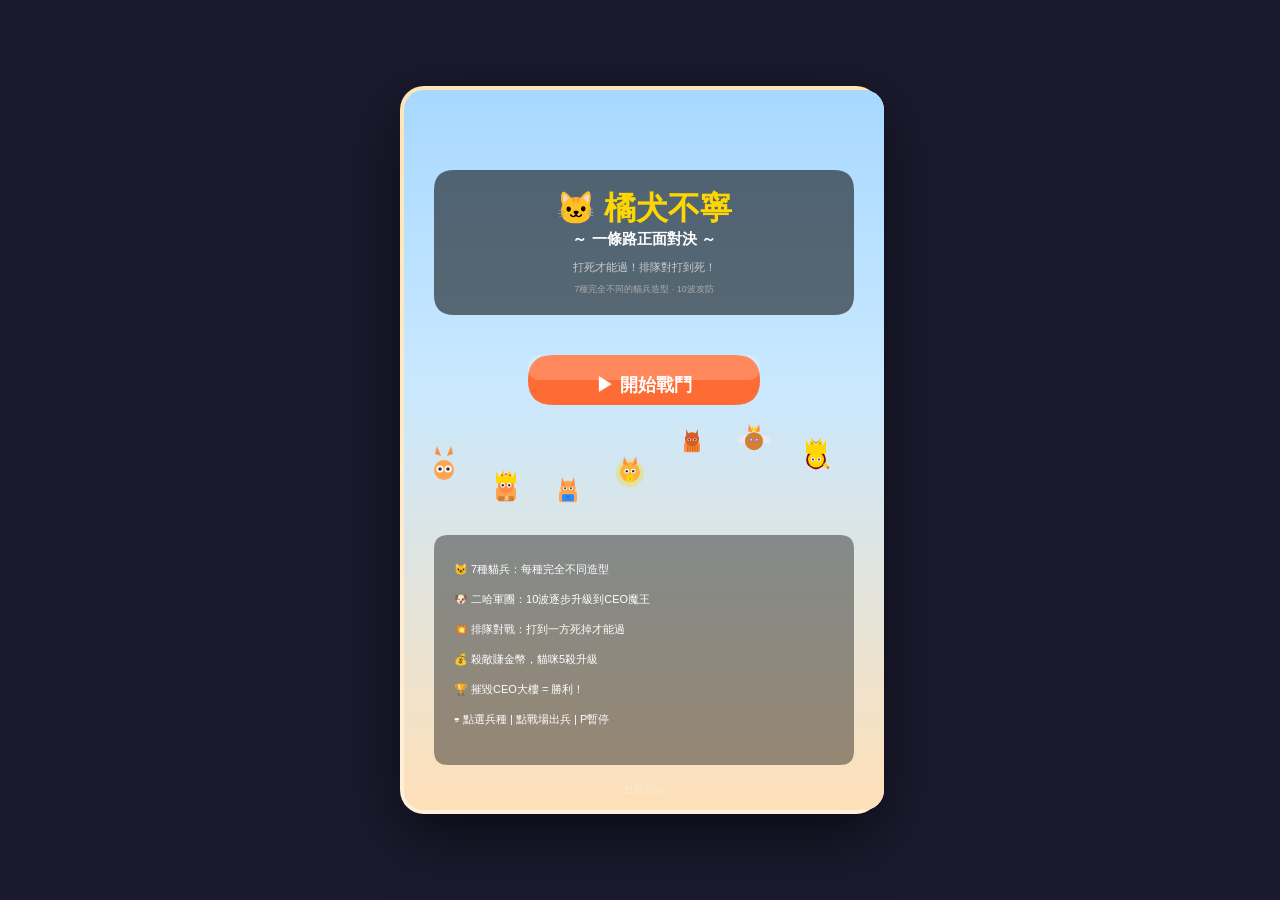
<file: shiba-stock/cats.html>
<!DOCTYPE html>
<html lang="zh-TW">
<head>
<meta charset="UTF-8">
<meta name="viewport" content="width=device-width,initial-scale=1.0,user-scalable=no">
<title>🐱 橘犬不寧 TD</title>
<style>
*{margin:0;padding:0;box-sizing:border-box}
body{background:#1a1a2e;display:flex;justify-content:center;align-items:center;min-height:100vh;font-family:'Segoe UI','Noto Sans TC',sans-serif;overflow:hidden}
#wrap{position:relative;width:480px;background:linear-gradient(180deg,#ffe4b5,#fff0db);border-radius:24px;padding:4px;box-shadow:0 20px 60px rgba(0,0,0,.6)}
canvas{display:block;width:480px;height:720px;border-radius:20px;background:#c8e6ff;margin:0 auto;cursor:pointer;touch-action:none}
@media(max-width:500px){
  #wrap{width:100vw;border-radius:0;padding:0}
  canvas{width:100vw;height:calc(100vw*720/480);border-radius:0}
}
</style>
</head>
<body>
<div id="wrap"><canvas id="gc" width="480" height="720"></canvas></div>
<script>
const GC=document.getElementById('gc'),CX=GC.getContext('2d');
const W=480,H=720;

// ===== GAME STATE =====
const G={
  scene:'menu', money:600, energy:60, maxEnergy:100,
  energyRegen:0.08, moneyRegen:0.5,
  baseHp:3000, maxBaseHp:3000,
  enemyBaseHp:3000, maxEnemyBaseHp:3000,
  frame:0, cats:[], enemies:[], particles:[], dmgTexts:[],
  wave:0, waveEnemies:[], waveProgress:0, waveState:'idle',
  waveTimer:60, spawnTimer:0, selectedCat:0, pause:false,
  totalWaves:10, catsKilled:0, enemiesKilled:0, gameWon:false,

  // Lane queue system - single file!
  catQueue:[],  // cats waiting behind front line
  enemyQueue:[] // enemies waiting behind front line
};

// ===== CAT TYPES - COMPLETELY DIFFERENT DESIGNS =====
const CAT_TYPES=[
  {name:'小橘貓', cost:80,  hp:400, atk:40,  spd:2.0, cd:90,  w:28, h:16, desc:'基本步兵'},
  {name:'金冠貓', cost:150, hp:1800,atk:15,  spd:1.3, cd:150, w:36, h:24, desc:'肉盾坦克'},
  {name:'圍兜貓', cost:250, hp:350, atk:130, spd:1.6, cd:120, w:28, h:18, desc:'近戰輸出'},
  {name:'招財貓', cost:400, hp:500, atk:180, spd:1.0, cd:180, w:26, h:20, desc:'遠程射手'},
  {name:'虎斑貓', cost:350, hp:300, atk:80,  spd:4.0, cd:80,  w:26, h:16, desc:'高速突擊'},
  {name:'飛天貓', cost:600, hp:250, atk:220, spd:2.5, cd:200, w:28, h:18, desc:'精準打擊'},
  {name:'貓皇帝', cost:1200,hp:2500,atk:600, spd:1.8, cd:400, w:40, h:30, desc:'終極戰力'}
];
const CAT_CD=new Array(CAT_TYPES.length).fill(0);

const ENEMY_TYPES=[
  {name:'實習二哈', hp:200, atk:20, spd:1.6, score:10, w:26, h:16},
  {name:'經理二哈', hp:500, atk:40, spd:2.0, score:25, w:28, h:18},
  {name:'副總二哈', hp:1000,atk:60, spd:1.3, score:50, w:30, h:20},
  {name:'執行二哈', hp:1500,atk:120,spd:1.0, score:80, w:32, h:20},
  {name:'變種二哈', hp:3000,atk:200,spd:0.8, score:150,w:34, h:22},
  {name:'CEO大魔王', hp:8000,atk:400,spd:0.6, score:500,w:48, h:36}
];

const WAVES=[
  {enemies:[[0,5]],                   reward:100, desc:'實習生來襲'},
  {enemies:[[0,4],[1,2]],             reward:150, desc:'經理加入'},
  {enemies:[[0,3],[1,3],[2,1]],       reward:200, desc:'副總登場'},
  {enemies:[[1,4],[2,2],[3,1]],       reward:300, desc:'執行官'},
  {enemies:[[0,5],[2,3],[3,2]],       reward:350, desc:'混合軍'},
  {enemies:[[1,3],[3,3],[4,1]],       reward:450, desc:'變種出擊'},
  {enemies:[[0,6],[2,4],[3,2],[4,2]], reward:500, desc:'全面進攻'},
  {enemies:[[2,4],[3,3],[4,3]],       reward:600, desc:'精銳部隊'},
  {enemies:[[3,4],[4,4],[5,1]],       reward:800, desc:'CEO護衛'},
  {enemies:[[5,1]],                   reward:1000,desc:'👑 CEO魔王'}
];

// ===== DRAWING HELPERS =====
function rRect(x,y,w,h,r){if(r>w/2)r=w/2;if(r>h/2)r=h/2;
  CX.beginPath();CX.moveTo(x+r,y);CX.lineTo(x+w-r,y);
  CX.quadraticCurveTo(x+w,y,x+w,y+r);CX.lineTo(x+w,y+h-r);
  CX.quadraticCurveTo(x+w,y+h,x+w-r,y+h);CX.lineTo(x+r,y+h);
  CX.quadraticCurveTo(x,y+h,x,y+h-r);CX.lineTo(x,y+r);
  CX.quadraticCurveTo(x,y,x+r,y);CX.closePath();CX.fill();
}
function addParticles(x,y,n,c){for(let i=0;i<n;i++)G.particles.push({x,y,vx:(Math.random()-.5)*4,vy:(Math.random()-.5)*4-2,life:15+Math.random()*15,maxL:30,color:c,size:2+Math.random()*3});}

// ===== Kenney FLAT-style drawing - COMPLETELY DISTINCT per unit =====

/* --- 小橘貓: tiny round kitten --- */
function drawCat0(cx,cy,w,h,hpR){
  const s=h;
  CX.fillStyle='#FFA451';
  CX.beginPath();CX.arc(cx,cy,s*0.5,0,Math.PI*2);CX.fill();
  CX.fillStyle='#FF8C42';
  CX.beginPath();CX.moveTo(cx-s*0.45,cy-s*0.8);CX.lineTo(cx-s*0.35,cy-s*1.2);CX.lineTo(cx-s*0.15,cy-s*0.7);CX.fill();
  CX.beginPath();CX.moveTo(cx+s*0.45,cy-s*0.8);CX.lineTo(cx+s*0.35,cy-s*1.2);CX.lineTo(cx+s*0.15,cy-s*0.7);CX.fill();
  CX.fillStyle='#FFF';CX.beginPath();CX.arc(cx-s*0.2,cy-s*0.05,s*0.18,0,Math.PI*2);CX.fill();
  CX.beginPath();CX.arc(cx+s*0.2,cy-s*0.05,s*0.18,0,Math.PI*2);CX.fill();
  CX.fillStyle='#333';CX.beginPath();CX.arc(cx-s*0.2,cy-s*0.05,s*0.09,0,Math.PI*2);CX.fill();
  CX.beginPath();CX.arc(cx+s*0.2,cy-s*0.05,s*0.09,0,Math.PI*2);CX.fill();
  CX.fillStyle='#FF7FAA';
  CX.beginPath();CX.moveTo(cx-s*0.06,cy+s*0.12);CX.lineTo(cx+s*0.06,cy+s*0.12);CX.lineTo(cx,cy+s*0.18);CX.fill();
  drawHP(cx,cy-s*0.8,w,hpR);
}

/* --- 金冠貓: big shield tank with BIG gold crown --- */
function drawCat1(cx,cy,w,h,hpR){
  const s=h;
  CX.fillStyle='#FFA451';
  rRect(cx-s*0.5,cy-s*0.4,w,s*0.65,s*0.15);
  CX.fillStyle='#FF8C42';
  CX.beginPath();CX.arc(cx,cy-s*0.5,s*0.4,0,Math.PI*2);CX.fill();
  // BIG gold crown
  CX.fillStyle='#FFD700';
  CX.beginPath();CX.moveTo(cx-s*0.5,cy-s*0.6);CX.lineTo(cx-s*0.5,cy-s*1.2);
  CX.lineTo(cx-s*0.32,cy-s*0.9);CX.lineTo(cx-s*0.15,cy-s*1.25);
  CX.lineTo(cx,cy-s*0.9);CX.lineTo(cx+s*0.15,cy-s*1.25);
  CX.lineTo(cx+s*0.32,cy-s*0.9);CX.lineTo(cx+s*0.5,cy-s*1.2);
  CX.lineTo(cx+s*0.5,cy-s*0.6);CX.fill();
  CX.fillStyle='#FF4444';
  CX.beginPath();CX.arc(cx-s*0.2,cy-s*1.0,s*0.05,0,Math.PI*2);CX.fill();
  CX.beginPath();CX.arc(cx,cy-s*1.05,s*0.05,0,Math.PI*2);CX.fill();
  CX.beginPath();CX.arc(cx+s*0.2,cy-s*1.0,s*0.05,0,Math.PI*2);CX.fill();
  // Shield body
  CX.fillStyle='#D48030';
  rRect(cx-s*0.4,cy+s*0.05,w*0.8,s*0.25,s*0.06);
  CX.fillStyle='#FFE0B0';
  CX.font='bold '+(s*0.25)+'px sans-serif';CX.textAlign='center';CX.textBaseline='middle';
  CX.fillText('盾',cx,cy+s*0.17);
  // Eyes
  CX.fillStyle='#FFF';CX.beginPath();CX.arc(cx-s*0.16,cy-s*0.5,s*0.12,0,Math.PI*2);CX.fill();
  CX.beginPath();CX.arc(cx+s*0.16,cy-s*0.5,s*0.12,0,Math.PI*2);CX.fill();
  CX.fillStyle='#333';CX.beginPath();CX.arc(cx-s*0.16,cy-s*0.5,s*0.06,0,Math.PI*2);CX.fill();
  CX.beginPath();CX.arc(cx+s*0.16,cy-s*0.5,s*0.06,0,Math.PI*2);CX.fill();
  drawHP(cx,cy-s*0.65,w,hpR);
}

/* --- 圍兜貓: blue armored warrior --- */
function drawCat2(cx,cy,w,h,hpR){
  const s=h;
  CX.fillStyle='#FFA451';
  rRect(cx-s*0.45,cy-s*0.3,w*0.9,s*0.55,s*0.12);
  CX.beginPath();CX.arc(cx,cy-s*0.45,s*0.38,0,Math.PI*2);CX.fill();
  // Blue armor bib
  CX.fillStyle='#1E90FF';
  rRect(cx-s*0.3,cy-s*0.15,w*0.6,s*0.35,s*0.06);
  CX.fillStyle='#4169E1';
  CX.font='bold '+(s*0.22)+'px sans-serif';CX.textAlign='center';CX.textBaseline='middle';
  CX.fillText('戰',cx,cy+s*0.02);
  // Ears
  CX.fillStyle='#FF8C42';
  CX.beginPath();CX.moveTo(cx-s*0.35,cy-s*0.6);CX.lineTo(cx-s*0.3,cy-s*1.0);CX.lineTo(cx-s*0.1,cy-s*0.55);CX.fill();
  CX.beginPath();CX.moveTo(cx+s*0.35,cy-s*0.6);CX.lineTo(cx+s*0.3,cy-s*1.0);CX.lineTo(cx+s*0.1,cy-s*0.55);CX.fill();
  // Angry eyes
  CX.fillStyle='#FFF';CX.beginPath();CX.ellipse(cx-s*0.15,cy-s*0.45,s*0.1,s*0.08,0,0,Math.PI*2);CX.fill();
  CX.beginPath();CX.ellipse(cx+s*0.15,cy-s*0.45,s*0.1,s*0.08,0,0,Math.PI*2);CX.fill();
  CX.fillStyle='#333';CX.beginPath();CX.arc(cx-s*0.15,cy-s*0.45,s*0.05,0,Math.PI*2);CX.fill();
  CX.beginPath();CX.arc(cx+s*0.15,cy-s*0.45,s*0.05,0,Math.PI*2);CX.fill();
  drawHP(cx,cy-s*0.55,w,hpR);
}

/* --- 招財貓: gold coin mage --- */
function drawCat3(cx,cy,w,h,hpR){
  const s=h;
  CX.fillStyle='#FFA451';
  CX.beginPath();CX.arc(cx,cy-s*0.1,s*0.5,0,Math.PI*2);CX.fill();
  // Gold coin aura
  CX.fillStyle='rgba(255,215,0,0.3)';
  CX.beginPath();CX.arc(cx,cy-s*0.05,s*0.7,0,Math.PI*2);CX.fill();
  // Coin
  CX.fillStyle='#FFD700';
  CX.beginPath();CX.arc(cx,cy+s*0.2,s*0.18,0,Math.PI*2);CX.fill();
  CX.fillStyle='#DAA520';
  CX.font='bold '+(s*0.18)+'px sans-serif';CX.textAlign='center';CX.textBaseline='middle';
  CX.fillText('$',cx,cy+s*0.22);
  // Ears
  CX.fillStyle='#FF8C42';
  CX.beginPath();CX.moveTo(cx-s*0.35,cy-s*0.5);CX.lineTo(cx-s*0.3,cy-s*0.9);CX.lineTo(cx-s*0.1,cy-s*0.45);CX.fill();
  CX.beginPath();CX.moveTo(cx+s*0.35,cy-s*0.5);CX.lineTo(cx+s*0.3,cy-s*0.9);CX.lineTo(cx+s*0.1,cy-s*0.45);CX.fill();
  // Eyes
  CX.fillStyle='#FFF';CX.beginPath();CX.arc(cx-s*0.16,cy-s*0.15,s*0.12,0,Math.PI*2);CX.fill();
  CX.beginPath();CX.arc(cx+s*0.16,cy-s*0.15,s*0.12,0,Math.PI*2);CX.fill();
  CX.fillStyle='#333';CX.beginPath();CX.arc(cx-s*0.16,cy-s*0.15,s*0.06,0,Math.PI*2);CX.fill();
  CX.beginPath();CX.arc(cx+s*0.16,cy-s*0.15,s*0.06,0,Math.PI*2);CX.fill();
  drawHP(cx,cy-s*0.65,w,hpR);
}

/* --- 虎斑貓: lean stripe ninja --- */
function drawCat4(cx,cy,w,h,hpR){
  const s=h;
  CX.fillStyle='#FF8C42';
  rRect(cx-s*0.4,cy-s*0.25,w*0.8,s*0.5,s*0.1);
  // Tiger stripes
  CX.fillStyle='#D46020';
  for(let i=-2;i<=2;i++)CX.fillRect(cx+i*s*0.12,cy-s*0.1,s*0.06,s*0.3);
  CX.beginPath();CX.arc(cx,cy-s*0.4,s*0.35,0,Math.PI*2);CX.fill();
  // Ninja headband
  CX.fillStyle='#FF4444';
  CX.fillRect(cx-s*0.35,cy-s*0.5,w*0.7,s*0.08);
  // Ears
  CX.fillStyle='#D46020';
  CX.beginPath();CX.moveTo(cx-s*0.3,cy-s*0.55);CX.lineTo(cx-s*0.28,cy-s*0.9);CX.lineTo(cx-s*0.08,cy-s*0.5);CX.fill();
  CX.beginPath();CX.moveTo(cx+s*0.3,cy-s*0.55);CX.lineTo(cx+s*0.28,cy-s*0.9);CX.lineTo(cx+s*0.08,cy-s*0.5);CX.fill();
  // Eyes
  CX.fillStyle='#FFF';CX.beginPath();CX.ellipse(cx-s*0.14,cy-s*0.38,s*0.09,s*0.06,0,0,Math.PI*2);CX.fill();
  CX.beginPath();CX.ellipse(cx+s*0.14,cy-s*0.38,s*0.09,s*0.06,0,0,Math.PI*2);CX.fill();
  CX.fillStyle='#333';CX.beginPath();CX.arc(cx-s*0.14,cy-s*0.38,s*0.05,0,Math.PI*2);CX.fill();
  CX.beginPath();CX.arc(cx+s*0.14,cy-s*0.38,s*0.05,0,Math.PI*2);CX.fill();
  drawHP(cx,cy-s*0.55,w,hpR);
}

/* --- 飛天貓: angel with wings --- */
function drawCat5(cx,cy,w,h,hpR){
  const s=h;
  // Wings
  CX.fillStyle='#E8E8F0';
  CX.beginPath();CX.ellipse(cx-s*0.5,cy-s*0.1,s*0.35,s*0.2,-0.3,0,Math.PI*2);CX.fill();
  CX.beginPath();CX.ellipse(cx+s*0.5,cy-s*0.1,s*0.35,s*0.2,0.3,0,Math.PI*2);CX.fill();
  // Halo
  CX.fillStyle='#FFD700';
  CX.beginPath();CX.arc(cx,cy-s*0.7,s*0.12,0,Math.PI);CX.stroke();
  CX.strokeStyle='#FFD700';CX.lineWidth=2;
  // Body
  CX.fillStyle='#D48030';
  CX.beginPath();CX.arc(cx,cy,s*0.45,0,Math.PI*2);CX.fill();
  // Ears
  CX.fillStyle='#FF8C42';
  CX.beginPath();CX.moveTo(cx-s*0.3,cy-s*0.5);CX.lineTo(cx-s*0.25,cy-s*0.85);CX.lineTo(cx-s*0.08,cy-s*0.45);CX.fill();
  CX.beginPath();CX.moveTo(cx+s*0.3,cy-s*0.5);CX.lineTo(cx+s*0.25,cy-s*0.85);CX.lineTo(cx+s*0.08,cy-s*0.45);CX.fill();
  // Eyes
  CX.fillStyle='#9370DB';
  CX.beginPath();CX.ellipse(cx-s*0.14,cy-s*0.05,s*0.08,s*0.1,0,0,Math.PI*2);CX.fill();
  CX.beginPath();CX.ellipse(cx+s*0.14,cy-s*0.05,s*0.08,s*0.1,0,0,Math.PI*2);CX.fill();
  CX.fillStyle='#FFF';CX.beginPath();CX.arc(cx-s*0.14,cy-s*0.07,s*0.04,0,Math.PI*2);CX.fill();
  CX.beginPath();CX.arc(cx+s*0.14,cy-s*0.07,s*0.04,0,Math.PI*2);CX.fill();
  drawHP(cx,cy-s*0.6,w,hpR);
}

/* --- 貓皇帝: emperor with red cape + grand crown --- */
function drawCat6(cx,cy,w,h,hpR){
  const s=h;
  // Red cape
  CX.fillStyle='#8B0000';
  CX.beginPath();CX.moveTo(cx-s*0.4,cy-s*0.4);CX.quadraticCurveTo(cx-s*0.7,cy+s*0.2,cx,cy+s*0.4);CX.quadraticCurveTo(cx+s*0.7,cy+s*0.2,cx+s*0.4,cy-s*0.4);CX.fill();
  // Body
  CX.fillStyle='#FFD700';
  CX.beginPath();CX.arc(cx,cy-s*0.1,s*0.4,0,Math.PI*2);CX.fill();
  // Grand crown
  CX.fillStyle='#FFD700';
  CX.beginPath();CX.moveTo(cx-s*0.5,cy-s*0.4);CX.lineTo(cx-s*0.5,cy-s*1.1);
  CX.lineTo(cx-s*0.35,cy-s*0.8);CX.lineTo(cx-s*0.2,cy-s*1.2);
  CX.lineTo(cx,cy-s*0.8);CX.lineTo(cx+s*0.2,cy-s*1.2);
  CX.lineTo(cx+s*0.35,cy-s*0.8);CX.lineTo(cx+s*0.5,cy-s*1.1);
  CX.lineTo(cx+s*0.5,cy-s*0.4);CX.fill();
  // Jewels
  CX.fillStyle='#FF4444';
  CX.beginPath();CX.arc(cx-s*0.2,cy-s*0.9,s*0.04,0,Math.PI*2);CX.fill();
  CX.beginPath();CX.arc(cx,cy-s*0.95,s*0.04,0,Math.PI*2);CX.fill();
  CX.beginPath();CX.arc(cx+s*0.2,cy-s*0.9,s*0.04,0,Math.PI*2);CX.fill();
  CX.fillStyle='#4169E1';
  CX.beginPath();CX.arc(cx-s*0.1,cy-s*1.0,s*0.03,0,Math.PI*2);CX.fill();
  CX.beginPath();CX.arc(cx+s*0.1,cy-s*1.0,s*0.03,0,Math.PI*2);CX.fill();
  // Eyes
  CX.fillStyle='#FFF';CX.beginPath();CX.arc(cx-s*0.15,cy-s*0.1,s*0.1,0,Math.PI*2);CX.fill();
  CX.beginPath();CX.arc(cx+s*0.15,cy-s*0.1,s*0.1,0,Math.PI*2);CX.fill();
  CX.fillStyle='#4A0080';
  CX.beginPath();CX.arc(cx-s*0.15,cy-s*0.1,s*0.05,0,Math.PI*2);CX.fill();
  CX.beginPath();CX.arc(cx+s*0.15,cy-s*0.1,s*0.05,0,Math.PI*2);CX.fill();
  // Scepter
  CX.strokeStyle='#FFD700';CX.lineWidth=3;
  CX.beginPath();CX.moveTo(cx+s*0.4,cy+s*0.1);CX.lineTo(cx+s*0.6,cy+s*0.3);CX.stroke();
  CX.fillStyle='#FF4444';
  CX.beginPath();CX.arc(cx+s*0.6,cy+s*0.3,s*0.06,0,Math.PI*2);CX.fill();
  drawHP(cx,cy-s*0.8,w,hpR);
}

// ===== HUSKY DRAWING =====
function drawHusky(cx,cy,w,h,isBoss,hpR){
  const s=h;
  // Body
  CX.fillStyle=isBoss?'#555568':'#A0A0B0';
  rRect(cx-s*0.45,cy-s*0.2,w*0.9,s*0.5,s*0.15);
  // Chest
  CX.fillStyle=isBoss?'#C8C8D8':'#E8E8F0';
  rRect(cx-s*0.25,cy-s*0.05,w*0.5,s*0.3,s*0.08);
  // Head
  CX.fillStyle=isBoss?'#666680':'#B0B0C0';
  CX.beginPath();CX.arc(cx,cy-s*0.45,s*0.38,0,Math.PI*2);CX.fill();
  // Face mask
  CX.fillStyle=isBoss?'#D8D8E8':'#F0F0F8';
  CX.beginPath();CX.ellipse(cx,cy-s*0.4,s*0.28,s*0.24,0,0,Math.PI*2);CX.fill();
  // Ears
  CX.fillStyle=isBoss?'#555568':'#9090A0';
  CX.beginPath();CX.moveTo(cx-s*0.3,cy-s*0.6);CX.lineTo(cx-s*0.28,cy-s*1.0);CX.lineTo(cx-s*0.08,cy-s*0.55);CX.fill();
  CX.beginPath();CX.moveTo(cx+s*0.3,cy-s*0.6);CX.lineTo(cx+s*0.28,cy-s*1.0);CX.lineTo(cx+s*0.08,cy-s*0.55);CX.fill();
  // Boss crown
  if(isBoss){
    CX.fillStyle='#FFD700';
    CX.beginPath();CX.moveTo(cx-s*0.35,cy-s*0.6);CX.lineTo(cx-s*0.35,cy-s*0.9);
    CX.lineTo(cx-s*0.2,cy-s*0.7);CX.lineTo(cx-s*0.08,cy-s*0.92);
    CX.lineTo(cx+s*0.08,cy-s*0.7);CX.lineTo(cx+s*0.2,cy-s*0.92);
    CX.lineTo(cx+s*0.35,cy-s*0.9);CX.lineTo(cx+s*0.35,cy-s*0.6);CX.fill();
  }
  // CEO collar
  CX.fillStyle=isBoss?'#111':'#222';
  rRect(cx-s*0.3,cy-s*0.55,w*0.6,s*0.08,3);
  CX.fillStyle='#FFD700';
  CX.font='bold '+(s*0.12)+'px sans-serif';CX.textAlign='center';CX.textBaseline='middle';
  CX.fillText('CEO',cx,cy-s*0.51);
  // Eyes
  CX.fillStyle='#87CEEB';
  CX.beginPath();CX.ellipse(cx-s*0.14,cy-s*0.43,s*0.09,s*0.07,0,0,Math.PI*2);CX.fill();
  CX.beginPath();CX.ellipse(cx+s*0.14,cy-s*0.43,s*0.09,s*0.07,0,0,Math.PI*2);CX.fill();
  CX.fillStyle='#333';
  CX.beginPath();CX.arc(cx-s*0.14,cy-s*0.43,s*0.04,0,Math.PI*2);CX.fill();
  CX.beginPath();CX.arc(cx+s*0.14,cy-s*0.43,s*0.04,0,Math.PI*2);CX.fill();
  // Tongue
  CX.fillStyle='#FF6B8A';
  CX.beginPath();CX.ellipse(cx,cy-s*0.28,s*0.05,s*0.09,0,0,Math.PI*2);CX.fill();
  // Nose
  CX.fillStyle='#333';
  CX.beginPath();CX.ellipse(cx,cy-s*0.34,s*0.04,s*0.035,0,0,Math.PI*2);CX.fill();
  drawHP(cx,cy-s*0.6,w,hpR);
}
function drawHP(cx,cy,w,hpR){
  if(hpR<1){
    CX.fillStyle='rgba(0,0,0,.3)';CX.fillRect(cx-w/2,cy,w,4);
    CX.fillStyle=hpR>.5?'#44CC44':hpR>.25?'#FFAA00':'#FF4444';
    CX.fillRect(cx-w/2,cy,w*hpR,4);
  }
}

// ===== SPAWNING =====
function spawnCat(){
  const i=G.selectedCat,ct=CAT_TYPES[i];
  if(G.money<ct.cost||CAT_CD[i]>0)return;
  G.money-=ct.cost;CAT_CD[i]=ct.cd;
  G.cats.push({x:70,y:370,vx:ct.spd,hp:ct.hp,hpMax:ct.hp,atk:ct.atk,spd:ct.spd,type:i,w:ct.w,h:ct.h,state:'walk',kills:0,level:1,hitFlash:0,blocked:false});
  addParticles(70,370,8,'#FFD700');
}

function spawnEnemy(typeIdx){
  const et=ENEMY_TYPES[typeIdx],ws=1+G.wave*0.15;
  G.enemies.push({x:395,y:370,vx:-et.spd,hp:Math.floor(et.hp*ws),hpMax:Math.floor(et.hp*ws),atk:Math.floor(et.atk*(1+G.wave*0.08)),spd:et.spd,type:typeIdx,w:et.w,h:et.h,isBoss:typeIdx===5,state:'walk',score:et.score,hitFlash:0,blocked:false});
}

// ===== WAVES =====
function startWave(){
  if(G.wave>=G.totalWaves)return;
  G.waveEnemies=[];
  for(const[t,c]of WAVES[G.wave].enemies)for(let i=0;i<c;i++)G.waveEnemies.push(t);
  for(let i=G.waveEnemies.length-1;i>0;i--){const j=Math.floor(Math.random()*(i+1));[G.waveEnemies[i],G.waveEnemies[j]]=[G.waveEnemies[j],G.waveEnemies[i]];}
  G.waveProgress=0;G.waveState='spawning';G.spawnTimer=0;
}

// ===== QUEUE / LANE SYSTEM =====
// Units walk forward. When cat meets enemy head-on,
// BOTH stop. They fight until one dies.
// The winner walks forward. Units behind the front
// unit stack and wait their turn.

const CAT_CAT_COLLIDE=28;
const CAT_ENEMY_COLLIDE=30;
const ENEMY_CAT_COLLIDE=30;
const ENEMY_ENEMY_COLLIDE=28;

function updateLane(){
  // --- Cat lane: check collision front-to-back ---
  // Sort cats by x (leftmost first)
  G.cats.sort((a,b)=>a.x-b.x);

  for(let i=0;i<G.cats.length;i++){
    const c=G.cats[i];
    if(c.hitFlash>0)c.hitFlash--;
    if(c.state==='dead'){G.cats.splice(i,1);i--;continue;}
    if(c.hp<=0){addParticles(c.x,c.y,10,'#FF6666');G.catsKilled++;G.cats.splice(i,1);i--;continue;}
    if(c.x>390){
      G.enemyBaseHp-=c.atk*0.5;if(G.enemyBaseHp<0)G.enemyBaseHp=0;
      addParticles(390,370,8,'#FF6B35');G.cats.splice(i,1);i--;
      if(G.enemyBaseHp<=0&&!G.gameWon){G.scene='win';G.gameWon=true;}
      continue;
    }

    // Check collision with cats ahead
    let blocked=false;
    for(let j=0;j<i;j++){
      const ahead=G.cats[j];
      if(ahead.state!=='dead'&&ahead.x-c.x<CAT_CAT_COLLIDE&&c.x<ahead.x){
        blocked=true;break;
      }
    }
    // Check collision with enemy front
    let enemyBlock=false;
    for(const e of G.enemies){
      if(e.state!=='dead'&&e.x-c.x<CAT_ENEMY_COLLIDE&&c.x<e.x){
        enemyBlock=true;c.blocked=true;
        // Fight!
        c.atkCD=(c.atkCD||0)-1;
        if(c.atkCD<=0){
          c.atkCD=35;e.hp-=c.atk;e.hitFlash=6;
          G.dmgTexts.push({x:e.x,y:e.y-18,text:'-'+c.atk,life:20,color:'#FF6B6B'});
          addParticles(e.x,e.y-5,5,'#FFD700');
          if(e.hp<=0){
            G.money=Math.min(9999,G.money+ENEMY_TYPES[e.type].score*2);
            G.enemiesKilled++;c.kills++;
            if(c.kills%5===0&&c.level<5){
              c.level++;c.atk=Math.floor(c.atk*1.2);c.hpMax=Math.floor(c.hpMax*1.15);c.hp=c.hpMax;
              addParticles(c.x,c.y-15,15,'#00FF88');
            }
            addParticles(e.x,e.y,12,e.type===5?'#FF4444':'#FFD700');
            e.state='dead';
          }
        }
        break;
      }
    }
    if(!enemyBlock)c.blocked=false;

    // Move if not blocked by anything
    if(!blocked&&!c.blocked){
      c.x+=c.spd;
    }
  }

  // --- Enemy lane: same logic reversed ---
  G.enemies.sort((a,b)=>b.x-a.x); // rightmost first

  for(let i=0;i<G.enemies.length;i++){
    const e=G.enemies[i];
    if(e.hitFlash>0)e.hitFlash--;
    if(e.state==='dead'){G.enemies.splice(i,1);i--;continue;}
    if(e.hp<=0){addParticles(e.x,e.y,12,e.type===5?'#FF4444':'#FFD700');G.enemies.splice(i,1);i--;continue;}
    if(e.x<35){
      G.baseHp-=e.atk;if(G.baseHp<0)G.baseHp=0;
      G.enemies.splice(i,1);i--;addParticles(35,370,8,'#FF4444');
      continue;
    }

    // Check collision with enemies ahead
    let blocked=false;
    for(let j=0;j<i;j++){
      const ahead=G.enemies[j];
      if(ahead.state!=='dead'&&e.x-ahead.x<ENEMY_ENEMY_COLLIDE&&e.x>ahead.x){
        blocked=true;break;
      }
    }
    // Check collision with cat front
    let catBlock=false;
    for(const c of G.cats){
      if(c.state!=='dead'&&c.x-e.x<ENEMY_CAT_COLLIDE&&e.x>c.x){
        catBlock=true;e.blocked=true;
        e.atkCD=(e.atkCD||0)-1;
        if(e.atkCD<=0){
          e.atkCD=45;c.hp-=e.atk;c.hitFlash=6;
          G.dmgTexts.push({x:c.x,y:c.y-18,text:'-'+e.atk,life:20,color:'#FF8888'});
          addParticles(c.x,c.y-5,5,'#FF6666');
          if(c.hp<=0){c.state='dead';G.catsKilled++;addParticles(c.x,c.y,10,'#FF6666');}
        }
        break;
      }
    }
    if(!catBlock)e.blocked=false;

    if(!blocked&&!e.blocked){
      e.x-=e.spd;
    }
  }

  // Clean up dead units
  G.cats=G.cats.filter(c=>c.state!=='dead'&&c.hp>0);
  G.enemies=G.enemies.filter(e=>e.state!=='dead'&&e.hp>0);
}

// ===== UPDATE =====
function update(){
  if(G.pause||G.scene!=='playing')return;
  G.frame++;
  G.energy=Math.min(G.maxEnergy,G.energy+G.energyRegen);
  G.money=Math.min(9999,G.money+G.moneyRegen);
  for(let i=0;i<CAT_TYPES.length;i++)if(CAT_CD[i]>0)CAT_CD[i]--;

  // Waves
  if(G.waveState==='idle'){G.waveTimer++;if(G.waveTimer>120){G.waveTimer=0;startWave();}}
  else if(G.waveState==='spawning'){
    G.spawnTimer++;
    if(G.spawnTimer>=Math.max(25,55-G.wave*2)&&G.waveProgress<G.waveEnemies.length){
      G.spawnTimer=0;spawnEnemy(G.waveEnemies[G.waveProgress]);G.waveProgress++;
    }
    if(G.waveProgress>=G.waveEnemies.length&&G.enemies.length===0){
      G.waveState='idle';G.waveTimer=0;
      G.money=Math.min(9999,G.money+WAVES[G.wave].reward);
      G.enemyBaseHp-=300;if(G.enemyBaseHp<0)G.enemyBaseHp=0;
      addParticles(385,370,25,'#FF4444');G.wave++;
      if(G.wave>=G.totalWaves)G.waveState='final';
    }
  }
  else if(G.waveState==='final'){
    for(let i=G.cats.length-1;i>=0;i--){
      const c=G.cats[i];c.x+=c.spd*0.8;
      if(c.x>385){G.enemyBaseHp-=c.atk*2;addParticles(385,370,8,'#FF6B35');G.cats.splice(i,1);if(G.enemyBaseHp<=0){G.enemyBaseHp=0;G.scene='win';G.gameWon=true;}}
    }
  }

  // Lane system - single file fight to the death!
  updateLane();

  // Particles
  for(let i=G.particles.length-1;i>=0;i--){const p=G.particles[i];p.x+=p.vx;p.y+=p.vy;p.vy+=0.1;p.life--;if(p.life<=0)G.particles.splice(i,1);}
  for(let i=G.dmgTexts.length-1;i>=0;i--){const d=G.dmgTexts[i];d.y-=1;d.life--;if(d.life<=0)G.dmgTexts.splice(i,1);}

  if(G.baseHp<=0)G.scene='gameover';
  if(G.enemyBaseHp<=0&&!G.gameWon){G.scene='win';G.gameWon=true;}
}

// ===== RENDER =====
function drawBG(){
  const g=CX.createLinearGradient(0,0,0,500);
  g.addColorStop(0,'#A8D8FF');g.addColorStop(.5,'#C8E8FF');g.addColorStop(1,'#FFE0B8');
  CX.fillStyle=g;CX.fillRect(0,0,W,500);
  CX.fillStyle='rgba(255,255,255,.6)';
  [[60,70,25],[170,50,20],[360,80,22],[90,120,18],[400,60,24]].forEach(([cx,cy,r])=>{
    const ox=Math.sin(G.frame*0.002+cx)*15;
    CX.beginPath();CX.arc(cx+ox,cy,r,0,Math.PI*2);CX.fill();
    CX.beginPath();CX.arc(cx+ox+r*.8,cy-r*.3,r*.7,0,Math.PI*2);CX.fill();
    CX.beginPath();CX.arc(cx+ox+r*1.2,cy+r*.2,r*.8,0,Math.PI*2);CX.fill();
  });
  CX.fillStyle='#80C060';CX.fillRect(0,420,W,280);
  CX.fillStyle='#70A850';CX.fillRect(0,420,W,4);
  for(let x=0;x<W;x+=8)CX.fillRect(x,420,2,3+Math.sin(x*.3)*3);
}

function drawField(){
  // Single narrow path - one lane only!
  CX.fillStyle='#C8A060';CX.fillRect(60,355,380,50);
  CX.fillStyle='#B89050';for(let x=60;x<440;x+=15)CX.fillRect(x,355,2,50);
  CX.fillStyle='#A08040';CX.fillRect(60,354,380,3);CX.fillRect(60,403,380,3);
  // Lane center line
  CX.fillStyle='rgba(255,255,255,0.12)';CX.fillRect(70,378,350,2);

  // Bases
  CX.fillStyle='#8B5E3C';rRect(4,335,66,65,8);CX.fillStyle='#A07050';rRect(2,330,70,10,4);
  CX.font='30px sans-serif';CX.textAlign='center';CX.textBaseline='middle';CX.fillText('🐱',37,368);
  CX.fillStyle='#404050';rRect(410,335,66,65,8);CX.fillStyle='#505060';rRect(408,330,70,10,4);
  CX.fillText('🐶',443,368);
  // HP
  CX.fillStyle='rgba(0,0,0,.5)';rRect(8,298,68,22,6);
  CX.fillStyle='#44FF44';CX.font='bold 10px sans-serif';CX.textAlign='center';CX.fillText('🏠'+Math.ceil(G.baseHp),42,313);
  CX.fillStyle='rgba(0,0,0,.5)';rRect(404,298,68,22,6);
  CX.fillStyle='#FF4444';CX.font='bold 10px sans-serif';CX.fillText('🏢'+Math.ceil(G.enemyBaseHp),438,313);
}

function drawUI(){
  CX.fillStyle='rgba(0,0,0,.55)';rRect(4,4,W-8,34,10);
  CX.fillStyle='#FFD700';CX.font='bold 11px sans-serif';CX.textAlign='left';
  CX.fillText('⚡'+Math.floor(G.energy),12,26);
  CX.fillStyle='rgba(255,255,255,.15)';rRect(65,10,80,8,4);
  CX.fillStyle='#FFD700';rRect(65,10,80*(G.energy/G.maxEnergy),8,4);
  CX.textAlign='center';CX.fillText('💰'+Math.floor(G.money),185,26);
  CX.fillStyle='#FFF';CX.font='bold 11px sans-serif';CX.textAlign='center';
  CX.fillText('Wave '+(G.wave+1)+'/'+G.totalWaves+' '+(G.wave<G.totalWaves?WAVES[G.wave].desc:'最終戰'),290,26);
  CX.fillStyle='#8F8';CX.font='9px sans-serif';CX.textAlign='right';CX.fillText('🐱'+G.cats.length+'🐶'+G.enemies.length,W-12,16);
  CX.fillStyle='#FFF';CX.fillText('K:'+G.enemiesKilled,W-12,30);

  if(G.waveState==='idle'&&G.waveTimer>0&&G.waveTimer<100){
    CX.globalAlpha=G.waveTimer<30?G.waveTimer/30:1;
    CX.fillStyle='rgba(0,0,0,.35)';rRect(140,150,200,50,12);
    CX.fillStyle='#FFF';CX.font='bold 16px sans-serif';CX.textAlign='center';
    CX.fillText('⚔️ '+(G.wave<G.totalWaves?WAVES[G.wave].desc:'最終決戰!'),240,182);
    CX.globalAlpha=1;
  }

  // Bottom cat bar
  CX.fillStyle='rgba(0,0,0,.45)';rRect(6,622,W-12,90,12);
  const bw=63,startX=12;
  for(let i=0;i<CAT_TYPES.length;i++){
    const ct=CAT_TYPES[i],bx=startX+i*(bw+2),ok=G.money>=ct.cost&&CAT_CD[i]<=0;
    CX.fillStyle=i===G.selectedCat?'rgba(255,215,0,.35)':'rgba(255,255,255,.08)';rRect(bx,628,bw,76,6);
    // Mini icon - just colored rect for each type
    CX.fillStyle=['#FFA451','#FFD700','#1E90FF','#32CD32','#FF6347','#9370DB','#8B0000'][i];
    rRect(bx+8,634,bw-16,20,4);
    if(i>0) CX.fillStyle='#FFF';
    if(i===1||i===6){CX.fillStyle='#FFD700';rRect(bx+8,634,bw-16,20,4);}
    CX.fillStyle=ok?'#FFD700':'#FF6666';CX.font='bold 8px sans-serif';CX.textAlign='center';
    CX.fillText('💰'+ct.cost,bx+bw/2,678);
    if(CAT_CD[i]>0){CX.fillStyle='rgba(0,0,0,.55)';rRect(bx,628,bw,76,6);CX.fillStyle='#FFF';CX.font='bold 14px sans-serif';CX.fillText(Math.ceil(CAT_CD[i]/60),bx+bw/2,662);}
    if(i===G.selectedCat){CX.strokeStyle='#FFD700';CX.lineWidth=2;CX.beginPath();CX.roundRect(bx,628,bw,76,6);CX.stroke();}
    CX.fillStyle='rgba(255,255,255,.35)';CX.font='8px sans-serif';CX.fillText(i+1,bx+bw/2,642);
  }
  CX.fillStyle='#FFF';CX.font='bold 9px sans-serif';CX.textAlign='center';
  CX.fillText(CAT_TYPES[G.selectedCat].name+' · '+CAT_TYPES[G.selectedCat].desc,W/2,714);
}

function drawMenu(){
  const g=CX.createLinearGradient(0,0,0,H);
  g.addColorStop(0,'#A8D8FF');g.addColorStop(.4,'#C8E8FF');g.addColorStop(1,'#FFE0B8');
  CX.fillStyle=g;CX.fillRect(0,0,W,H);
  // Decorations
  for(let i=0;i<7;i++){const f=[drawCat0,drawCat1,drawCat2,drawCat3,drawCat4,drawCat5,drawCat6][i];f(40+i*62, 380+Math.sin(G.frame*.02+i)*30, 20, 20, 1);}
  CX.fillStyle='rgba(0,0,0,.55)';rRect(30,80,W-60,145,20);
  CX.fillStyle='#FFD700';CX.font='bold 32px sans-serif';CX.textAlign='center';CX.fillText('🐱 橘犬不寧',W/2,120);
  CX.fillStyle='#FFF';CX.font='bold 15px sans-serif';CX.fillText('～ 一條路正面對決 ～',W/2,150);
  CX.font='11px sans-serif';CX.fillStyle='#CCC';CX.fillText('打死才能過！排隊對打到死！',W/2,178);
  CX.fillStyle='#AAA';CX.font='9px sans-serif';CX.fillText('7種完全不同的貓兵造型 · 10波攻防',W/2,200);
  CX.fillStyle='#FF6B35';rRect(W/2-116,265,232,50,25);
  CX.fillStyle='rgba(255,255,255,.2)';rRect(W/2-116,265,232,25,25);
  CX.fillStyle='#FFF';CX.font='bold 18px sans-serif';CX.fillText('▶ 開始戰鬥',W/2,296);
  CX.fillStyle='rgba(0,0,0,.4)';rRect(30,445,W-60,230,14);
  CX.fillStyle='#FFF';CX.font='11px sans-serif';CX.textAlign='left';
  ['🐱 7種貓兵：每種完全不同造型','🐶 二哈軍團：10波逐步升級到CEO魔王',
   '💥 排隊對戰：打到一方死掉才能過','💰 殺敵賺金幣，貓咪5殺升級',
   '🏆 摧毀CEO大樓 = 勝利！','⌨ 點選兵種 | 點戰場出兵 | P暫停'
  ].forEach((t,i)=>CX.fillText(t,50,480+i*30));
  CX.fillStyle='rgba(255,255,255,.3)';CX.font='10px sans-serif';CX.textAlign='center';
  CX.fillText('點擊開始',W/2,700);
}

function drawOverlay(){
  if(G.scene==='gameover'){
    CX.fillStyle='rgba(0,0,0,.65)';CX.fillRect(0,0,W,H);
    CX.fillStyle='#FF4444';CX.font='bold 42px sans-serif';CX.textAlign='center';
    CX.fillText('💀 戰敗',W/2,240);CX.fillStyle='#FFF';CX.font='17px sans-serif';
    CX.fillText('城堡被攻陷...',W/2,290);CX.fillText('第'+(G.wave+1)+'波·擊殺'+G.enemiesKilled+'隻',W/2,325);
    CX.fillStyle='#AAA';CX.font='14px sans-serif';CX.fillText('點擊再戰',W/2,380);
  } else if(G.scene==='win'){
    CX.fillStyle='rgba(0,0,0,.65)';CX.fillRect(0,0,W,H);
    CX.fillStyle='#FFD700';CX.font='bold 42px sans-serif';CX.fillText('🏆 勝利！',W/2,220);
    CX.fillStyle='#FFF';CX.font='18px sans-serif';CX.fillText('橘貓大帝擊敗了CEO哈士奇！',W/2,270);
    CX.fillStyle='#8F8';CX.fillText('🎉 '+G.wave+'波全通·擊殺'+G.enemiesKilled+'隻',W/2,310);
    CX.fillStyle='#AAA';CX.font='14px sans-serif';CX.fillText('點擊再玩',W/2,380);
  }
}

function render(){
  CX.clearRect(0,0,W,H);
  if(G.scene==='menu'){drawMenu();return;}
  drawBG();drawField();
  const catDraws=[drawCat0,drawCat1,drawCat2,drawCat3,drawCat4,drawCat5,drawCat6];
  G.cats.forEach(c=>{
    if(c.hitFlash>0){CX.save();CX.globalAlpha=.5;CX.fillStyle='#FFF';CX.beginPath();CX.arc(c.x,c.y-8,c.w*0.5,0,Math.PI*2);CX.fill();CX.restore();}
    catDraws[c.type](c.x, 370, c.w, c.h, c.hp/c.hpMax);
  });
  G.enemies.forEach(e=>{
    if(e.hitFlash>0){CX.save();CX.globalAlpha=.5;CX.fillStyle='#FFF';CX.beginPath();CX.arc(e.x,e.y-8,e.w*0.5,0,Math.PI*2);CX.fill();CX.restore();}
    drawHusky(e.x,370,e.w,e.h,e.isBoss,e.hp/e.hpMax);
  });
  G.dmgTexts.forEach(d=>{CX.globalAlpha=d.life/20;CX.fillStyle=d.color;CX.font='bold 12px sans-serif';CX.textAlign='center';CX.fillText(d.text,d.x,d.y);});
  CX.globalAlpha=1;
  G.particles.forEach(p=>{CX.globalAlpha=p.life/p.maxL;CX.fillStyle=p.color;CX.beginPath();CX.arc(p.x,p.y,p.size,0,Math.PI*2);CX.fill()});
  CX.globalAlpha=1;drawUI();drawOverlay();
}

function gameLoop(){if(G.scene==='playing')update();render();requestAnimationFrame(gameLoop)}
function resetGame(){
  G.cats=[];G.enemies=[];G.particles=[];G.dmgTexts=[];
  G.money=600;G.energy=60;G.frame=0;G.baseHp=3000;G.maxBaseHp=3000;
  G.enemyBaseHp=3000;G.maxEnemyBaseHp=3000;
  G.wave=0;G.waveEnemies=[];G.waveProgress=0;G.waveState='idle';G.waveTimer=60;
  G.spawnTimer=0;G.catsKilled=0;G.enemiesKilled=0;G.gameWon=false;
  for(let i=0;i<CAT_TYPES.length;i++)CAT_CD[i]=0;
}

document.addEventListener('keydown',e=>{
  if(e.key==='p'||e.key==='P')G.pause=!G.pause;
  if(e.key>='1'&&e.key<='7')G.selectedCat=parseInt(e.key)-1;
  if(e.key===' '&&G.scene==='playing'){e.preventDefault();spawnCat();}
  if(e.key===' '||e.key==='Enter'){if(G.scene==='menu'){G.scene='playing';resetGame();}else if(G.scene==='gameover'||G.scene==='win'){G.scene='menu';}}
});
GC.addEventListener('click',e=>{
  const r=GC.getBoundingClientRect(),x=(e.clientX-r.left)*W/r.width,y=(e.clientY-r.top)*H/r.height;
  if(G.scene==='menu'||G.scene==='gameover'||G.scene==='win'){G.scene='playing';resetGame();return;}
  const bw=63;
  for(let i=0;i<7;i++){const bx=12+i*(bw+2);if(y>622&&y<712&&x>bx&&x<bx+bw&&G.money>=CAT_TYPES[i].cost&&CAT_CD[i]<=0){G.selectedCat=i;spawnCat();return;}}
  if(x>60&&x<420&&y>60&&y<622)spawnCat();
});

if(!CanvasRenderingContext2D.prototype.roundRect){
  CanvasRenderingContext2D.prototype.roundRect=function(x,y,w,h,r){
    if(r>w/2)r=w/2;if(r>h/2)r=h/2;
    this.moveTo(x+r,y);this.arcTo(x+w,y,x+w,y+h,r);this.arcTo(x+w,y+h,x,y+h,r);
    this.arcTo(x,y+h,x,y,r);this.arcTo(x,y,x+w,y,r);return this;
  };
}
gameLoop();
</script>
</body>
</html>
</file>
<file: kitchen/assets/index-CjZSHZKE.css>
@layer properties{@supports (((-webkit-hyphens:none)) and (not (margin-trim:inline))) or ((-moz-orient:inline) and (not (color:rgb(from red r g b)))){*,:before,:after,::backdrop{--tw-translate-x:0;--tw-translate-y:0;--tw-translate-z:0;--tw-rotate-x:initial;--tw-rotate-y:initial;--tw-rotate-z:initial;--tw-skew-x:initial;--tw-skew-y:initial;--tw-space-y-reverse:0;--tw-border-style:solid;--tw-leading:initial;--tw-font-weight:initial;--tw-tracking:initial;--tw-ordinal:initial;--tw-slashed-zero:initial;--tw-numeric-figure:initial;--tw-numeric-spacing:initial;--tw-numeric-fraction:initial;--tw-shadow:0 0 #0000;--tw-shadow-color:initial;--tw-shadow-alpha:100%;--tw-inset-shadow:0 0 #0000;--tw-inset-shadow-color:initial;--tw-inset-shadow-alpha:100%;--tw-ring-color:initial;--tw-ring-shadow:0 0 #0000;--tw-inset-ring-color:initial;--tw-inset-ring-shadow:0 0 #0000;--tw-ring-inset:initial;--tw-ring-offset-width:0px;--tw-ring-offset-color:#fff;--tw-ring-offset-shadow:0 0 #0000;--tw-outline-style:solid;--tw-blur:initial;--tw-brightness:initial;--tw-contrast:initial;--tw-grayscale:initial;--tw-hue-rotate:initial;--tw-invert:initial;--tw-opacity:initial;--tw-saturate:initial;--tw-sepia:initial;--tw-drop-shadow:initial;--tw-drop-shadow-color:initial;--tw-drop-shadow-alpha:100%;--tw-drop-shadow-size:initial;--tw-duration:initial;--tw-ease:initial;--tw-content:"";--tw-animation-delay:0s;--tw-animation-direction:normal;--tw-animation-duration:initial;--tw-animation-fill-mode:none;--tw-animation-iteration-count:1;--tw-enter-blur:0;--tw-enter-opacity:1;--tw-enter-rotate:0;--tw-enter-scale:1;--tw-enter-translate-x:0;--tw-enter-translate-y:0;--tw-exit-blur:0;--tw-exit-opacity:1;--tw-exit-rotate:0;--tw-exit-scale:1;--tw-exit-translate-x:0;--tw-exit-translate-y:0}}}@layer theme{:root,:host{--font-sans:ui-sans-serif, system-ui, sans-serif, "Apple Color Emoji", "Segoe UI Emoji", "Segoe UI Symbol", "Noto Color Emoji";--font-mono:ui-monospace, SFMono-Regular, Menlo, Monaco, Consolas, "Liberation Mono", "Courier New", monospace;--color-black:#000;--color-white:#fff;--spacing:.25rem;--container-sm:24rem;--container-lg:32rem;--text-xs:.75rem;--text-xs--line-height:calc(1 / .75);--text-sm:.875rem;--text-sm--line-height:calc(1.25 / .875);--text-base:1rem;--text-base--line-height: 1.5 ;--text-lg:1.125rem;--text-lg--line-height:calc(1.75 / 1.125);--text-xl:1.25rem;--text-xl--line-height:calc(1.75 / 1.25);--text-2xl:1.5rem;--text-2xl--line-height:calc(2 / 1.5);--font-weight-normal:400;--font-weight-medium:500;--font-weight-semibold:600;--font-weight-bold:700;--font-weight-black:900;--tracking-tight:-.025em;--tracking-widest:.1em;--leading-snug:1.375;--leading-normal:1.5;--leading-relaxed:1.625;--radius-xs:.125rem;--radius-2xl:1rem;--ease-in-out:cubic-bezier(.4, 0, .2, 1);--animate-spin:spin 1s linear infinite;--animate-pulse:pulse 2s cubic-bezier(.4, 0, .6, 1) infinite;--blur-md:12px;--blur-xl:24px;--aspect-video:16 / 9;--default-transition-duration:.15s;--default-transition-timing-function:cubic-bezier(.4, 0, .2, 1);--default-font-family:var(--font-sans);--default-mono-font-family:var(--font-mono);--color-border:var(--border)}}@layer base{*,:after,:before,::backdrop{box-sizing:border-box;border:0 solid;margin:0;padding:0}::file-selector-button{box-sizing:border-box;border:0 solid;margin:0;padding:0}html,:host{-webkit-text-size-adjust:100%;tab-size:4;line-height:1.5;font-family:var(--default-font-family,ui-sans-serif, system-ui, sans-serif, "Apple Color Emoji", "Segoe UI Emoji", "Segoe UI Symbol", "Noto Color Emoji");font-feature-settings:var(--default-font-feature-settings,normal);font-variation-settings:var(--default-font-variation-settings,normal);-webkit-tap-highlight-color:transparent}hr{height:0;color:inherit;border-top-width:1px}abbr:where([title]){-webkit-text-decoration:underline dotted;text-decoration:underline dotted}h1,h2,h3,h4,h5,h6{font-size:inherit;font-weight:inherit}a{color:inherit;-webkit-text-decoration:inherit;text-decoration:inherit}b,strong{font-weight:bolder}code,kbd,samp,pre{font-family:var(--default-mono-font-family,ui-monospace, SFMono-Regular, Menlo, Monaco, Consolas, "Liberation Mono", "Courier New", monospace);font-feature-settings:var(--default-mono-font-feature-settings,normal);font-variation-settings:var(--default-mono-font-variation-settings,normal);font-size:1em}small{font-size:80%}sub,sup{vertical-align:baseline;font-size:75%;line-height:0;position:relative}sub{bottom:-.25em}sup{top:-.5em}table{text-indent:0;border-color:inherit;border-collapse:collapse}:-moz-focusring{outline:auto}progress{vertical-align:baseline}summary{display:list-item}ol,ul,menu{list-style:none}img,svg,video,canvas,audio,iframe,embed,object{vertical-align:middle;display:block}img,video{max-width:100%;height:auto}button,input,select,optgroup,textarea{font:inherit;font-feature-settings:inherit;font-variation-settings:inherit;letter-spacing:inherit;color:inherit;opacity:1;background-color:#0000;border-radius:0}::file-selector-button{font:inherit;font-feature-settings:inherit;font-variation-settings:inherit;letter-spacing:inherit;color:inherit;opacity:1;background-color:#0000;border-radius:0}:where(select:is([multiple],[size])) optgroup{font-weight:bolder}:where(select:is([multiple],[size])) optgroup option{padding-inline-start:20px}::file-selector-button{margin-inline-end:4px}::placeholder{opacity:1}@supports (not ((-webkit-appearance:-apple-pay-button))) or (contain-intrinsic-size:1px){::placeholder{color:currentColor}@supports (color:color-mix(in lab,red,red)){::placeholder{color:color-mix(in oklab,currentcolor 50%,transparent)}}}textarea{resize:vertical}::-webkit-search-decoration{-webkit-appearance:none}::-webkit-date-and-time-value{min-height:1lh;text-align:inherit}::-webkit-datetime-edit{display:inline-flex}::-webkit-datetime-edit-fields-wrapper{padding:0}::-webkit-datetime-edit{padding-block:0}::-webkit-datetime-edit-year-field{padding-block:0}::-webkit-datetime-edit-month-field{padding-block:0}::-webkit-datetime-edit-day-field{padding-block:0}::-webkit-datetime-edit-hour-field{padding-block:0}::-webkit-datetime-edit-minute-field{padding-block:0}::-webkit-datetime-edit-second-field{padding-block:0}::-webkit-datetime-edit-millisecond-field{padding-block:0}::-webkit-datetime-edit-meridiem-field{padding-block:0}::-webkit-calendar-picker-indicator{line-height:1}:-moz-ui-invalid{box-shadow:none}button,input:where([type=button],[type=reset],[type=submit]){appearance:button}::file-selector-button{appearance:button}::-webkit-inner-spin-button{height:auto}::-webkit-outer-spin-button{height:auto}[hidden]:where(:not([hidden=until-found])){display:none!important}*{border-color:var(--border);outline-color:var(--ring)}@supports (color:color-mix(in lab,red,red)){*{outline-color:color-mix(in oklab,var(--ring) 50%,transparent)}}html{font-size:16px}body{background-color:var(--background);color:var(--foreground);-webkit-font-smoothing:antialiased;-moz-osx-font-smoothing:grayscale;font-family:Noto Sans TC,sans-serif}button{cursor:pointer}}@layer components;@layer utilities{.\@container\/card-header{container:card-header/inline-size}.\@container\/field-group{container:field-group/inline-size}.pointer-events-none{pointer-events:none}.invisible{visibility:hidden}.sr-only{clip-path:inset(50%);white-space:nowrap;border-width:0;width:1px;height:1px;margin:-1px;padding:0;position:absolute;overflow:hidden}.absolute{position:absolute}.fixed{position:fixed}.relative{position:relative}.static{position:static}.inset-0{inset:calc(var(--spacing) * 0)}.inset-x-0{inset-inline:calc(var(--spacing) * 0)}.inset-y-0{inset-block:calc(var(--spacing) * 0)}.start{inset-inline-start:var(--spacing)}.-top-2{top:calc(var(--spacing) * -2)}.-top-12{top:calc(var(--spacing) * -12)}.top-0{top:calc(var(--spacing) * 0)}.top-1\.5{top:calc(var(--spacing) * 1.5)}.top-1\/2{top:50%}.top-3\.5{top:calc(var(--spacing) * 3.5)}.top-4{top:calc(var(--spacing) * 4)}.top-22{top:calc(var(--spacing) * 22)}.top-\[1px\]{top:1px}.top-\[26\%\]{top:26%}.top-\[50\%\]{top:50%}.top-\[60\%\]{top:60%}.top-full{top:100%}.-right-2{right:calc(var(--spacing) * -2)}.-right-12{right:calc(var(--spacing) * -12)}.right-0{right:calc(var(--spacing) * 0)}.right-1{right:calc(var(--spacing) * 1)}.right-2{right:calc(var(--spacing) * 2)}.right-3{right:calc(var(--spacing) * 3)}.right-3\.5{right:calc(var(--spacing) * 3.5)}.right-4{right:calc(var(--spacing) * 4)}.right-7{right:calc(var(--spacing) * 7)}.-bottom-12{bottom:calc(var(--spacing) * -12)}.bottom-0{bottom:calc(var(--spacing) * 0)}.bottom-6{bottom:calc(var(--spacing) * 6)}.-left-12{left:calc(var(--spacing) * -12)}.left-0{left:calc(var(--spacing) * 0)}.left-1\/2{left:50%}.left-2{left:calc(var(--spacing) * 2)}.left-\[50\%\]{left:50%}.isolate{isolation:isolate}.z-10{z-index:10}.z-20{z-index:20}.z-40{z-index:40}.z-50{z-index:50}.z-\[1\]{z-index:1}.order-first{order:-9999}.order-last{order:9999}.col-start-2{grid-column-start:2}.row-span-2{grid-row:span 2/span 2}.row-start-1{grid-row-start:1}.\!m-0{margin:calc(var(--spacing) * 0)!important}.-mx-1{margin-inline:calc(var(--spacing) * -1)}.mx-2{margin-inline:calc(var(--spacing) * 2)}.mx-3\.5{margin-inline:calc(var(--spacing) * 3.5)}.mx-auto{margin-inline:auto}.-my-2{margin-block:calc(var(--spacing) * -2)}.my-0{margin-block:calc(var(--spacing) * 0)}.my-0\.5{margin-block:calc(var(--spacing) * .5)}.my-1{margin-block:calc(var(--spacing) * 1)}.-mt-4{margin-top:calc(var(--spacing) * -4)}.mt-1{margin-top:calc(var(--spacing) * 1)}.mt-1\.5{margin-top:calc(var(--spacing) * 1.5)}.mt-2{margin-top:calc(var(--spacing) * 2)}.mt-3{margin-top:calc(var(--spacing) * 3)}.mt-4{margin-top:calc(var(--spacing) * 4)}.mt-5{margin-top:calc(var(--spacing) * 5)}.mt-6{margin-top:calc(var(--spacing) * 6)}.mt-8{margin-top:calc(var(--spacing) * 8)}.mt-auto{margin-top:auto}.mb-1{margin-bottom:calc(var(--spacing) * 1)}.mb-2{margin-bottom:calc(var(--spacing) * 2)}.mb-3{margin-bottom:calc(var(--spacing) * 3)}.mb-4{margin-bottom:calc(var(--spacing) * 4)}.mb-5{margin-bottom:calc(var(--spacing) * 5)}.mb-7{margin-bottom:calc(var(--spacing) * 7)}.mb-8{margin-bottom:calc(var(--spacing) * 8)}.-ml-4{margin-left:calc(var(--spacing) * -4)}.ml-1{margin-left:calc(var(--spacing) * 1)}.ml-2{margin-left:calc(var(--spacing) * 2)}.ml-4{margin-left:calc(var(--spacing) * 4)}.ml-auto{margin-left:auto}.line-clamp-1{-webkit-line-clamp:1;-webkit-box-orient:vertical;display:-webkit-box;overflow:hidden}.line-clamp-2{-webkit-line-clamp:2;-webkit-box-orient:vertical;display:-webkit-box;overflow:hidden}.block{display:block}.contents{display:contents}.flex{display:flex}.grid{display:grid}.hidden{display:none}.inline-flex{display:inline-flex}.table{display:table}.table-caption{display:table-caption}.table-cell{display:table-cell}.table-row{display:table-row}.field-sizing-content{field-sizing:content}.aspect-square{aspect-ratio:1}.aspect-video{aspect-ratio:var(--aspect-video)}.size-\(--cell-size\){width:var(--cell-size);height:var(--cell-size)}.size-2{width:calc(var(--spacing) * 2);height:calc(var(--spacing) * 2)}.size-2\.5{width:calc(var(--spacing) * 2.5);height:calc(var(--spacing) * 2.5)}.size-3{width:calc(var(--spacing) * 3);height:calc(var(--spacing) * 3)}.size-3\.5{width:calc(var(--spacing) * 3.5);height:calc(var(--spacing) * 3.5)}.size-4{width:calc(var(--spacing) * 4);height:calc(var(--spacing) * 4)}.size-6{width:calc(var(--spacing) * 6);height:calc(var(--spacing) * 6)}.size-7{width:calc(var(--spacing) * 7);height:calc(var(--spacing) * 7)}.size-8{width:calc(var(--spacing) * 8);height:calc(var(--spacing) * 8)}.size-9{width:calc(var(--spacing) * 9);height:calc(var(--spacing) * 9)}.size-10{width:calc(var(--spacing) * 10);height:calc(var(--spacing) * 10)}.size-auto{width:auto;height:auto}.size-full{width:100%;height:100%}.h-\(--cell-size\){height:var(--cell-size)}.h-1\.5{height:calc(var(--spacing) * 1.5)}.h-2{height:calc(var(--spacing) * 2)}.h-2\.5{height:calc(var(--spacing) * 2.5)}.h-3\.5{height:calc(var(--spacing) * 3.5)}.h-4{height:calc(var(--spacing) * 4)}.h-5{height:calc(var(--spacing) * 5)}.h-6{height:calc(var(--spacing) * 6)}.h-7{height:calc(var(--spacing) * 7)}.h-8{height:calc(var(--spacing) * 8)}.h-9{height:calc(var(--spacing) * 9)}.h-10{height:calc(var(--spacing) * 10)}.h-11{height:calc(var(--spacing) * 11)}.h-12{height:calc(var(--spacing) * 12)}.h-18{height:calc(var(--spacing) * 18)}.h-40{height:calc(var(--spacing) * 40)}.h-42{height:calc(var(--spacing) * 42)}.h-60{height:calc(var(--spacing) * 60)}.h-62{height:calc(var(--spacing) * 62)}.h-\[1\.15rem\]{height:1.15rem}.h-\[calc\(100\%-1px\)\]{height:calc(100% - 1px)}.h-\[var\(--radix-navigation-menu-viewport-height\)\]{height:var(--radix-navigation-menu-viewport-height)}.h-\[var\(--radix-select-trigger-height\)\]{height:var(--radix-select-trigger-height)}.h-auto{height:auto}.h-full{height:100%}.h-px{height:1px}.h-svh{height:100svh}.max-h-\(--radix-context-menu-content-available-height\){max-height:var(--radix-context-menu-content-available-height)}.max-h-\(--radix-dropdown-menu-content-available-height\){max-height:var(--radix-dropdown-menu-content-available-height)}.max-h-\(--radix-select-content-available-height\){max-height:var(--radix-select-content-available-height)}.max-h-\[70vh\]{max-height:70vh}.max-h-\[300px\]{max-height:300px}.max-h-\[calc\(100vh-9rem\)\]{max-height:calc(100vh - 9rem)}.min-h-0{min-height:calc(var(--spacing) * 0)}.min-h-4{min-height:calc(var(--spacing) * 4)}.min-h-16{min-height:calc(var(--spacing) * 16)}.min-h-\[78vh\]{min-height:78vh}.min-h-screen{min-height:100vh}.min-h-svh{min-height:100svh}.w-\(--cell-size\){width:var(--cell-size)}.w-\(--sidebar-width\){width:var(--sidebar-width)}.w-0{width:calc(var(--spacing) * 0)}.w-1{width:calc(var(--spacing) * 1)}.w-2{width:calc(var(--spacing) * 2)}.w-2\.5{width:calc(var(--spacing) * 2.5)}.w-3{width:calc(var(--spacing) * 3)}.w-3\.5{width:calc(var(--spacing) * 3.5)}.w-3\/4{width:75%}.w-4{width:calc(var(--spacing) * 4)}.w-5{width:calc(var(--spacing) * 5)}.w-6{width:calc(var(--spacing) * 6)}.w-8{width:calc(var(--spacing) * 8)}.w-9{width:calc(var(--spacing) * 9)}.w-10{width:calc(var(--spacing) * 10)}.w-11{width:calc(var(--spacing) * 11)}.w-12{width:calc(var(--spacing) * 12)}.w-18{width:calc(var(--spacing) * 18)}.w-40{width:calc(var(--spacing) * 40)}.w-42{width:calc(var(--spacing) * 42)}.w-62{width:calc(var(--spacing) * 62)}.w-64{width:calc(var(--spacing) * 64)}.w-72{width:calc(var(--spacing) * 72)}.w-\[100px\]{width:100px}.w-\[calc\(100\%-2rem\)\]{width:calc(100% - 2rem)}.w-auto{width:auto}.w-fit{width:fit-content}.w-full{width:100%}.w-max{width:max-content}.w-px{width:1px}.max-w-\(--skeleton-width\){max-width:var(--skeleton-width)}.max-w-\[280px\]{max-width:280px}.max-w-\[300px\]{max-width:300px}.max-w-\[320px\]{max-width:320px}.max-w-\[398px\]{max-width:398px}.max-w-\[430px\]{max-width:430px}.max-w-\[calc\(100\%-2rem\)\]{max-width:calc(100% - 2rem)}.max-w-max{max-width:max-content}.max-w-sm{max-width:var(--container-sm)}.min-w-\(--cell-size\){min-width:var(--cell-size)}.min-w-0{min-width:calc(var(--spacing) * 0)}.min-w-5{min-width:calc(var(--spacing) * 5)}.min-w-8{min-width:calc(var(--spacing) * 8)}.min-w-9{min-width:calc(var(--spacing) * 9)}.min-w-10{min-width:calc(var(--spacing) * 10)}.min-w-\[8rem\]{min-width:8rem}.min-w-\[12rem\]{min-width:12rem}.min-w-\[var\(--radix-select-trigger-width\)\]{min-width:var(--radix-select-trigger-width)}.flex-1{flex:1}.shrink-0{flex-shrink:0}.grow{flex-grow:1}.grow-0{flex-grow:0}.basis-full{flex-basis:100%}.caption-bottom{caption-side:bottom}.border-collapse{border-collapse:collapse}.origin-\(--radix-context-menu-content-transform-origin\){transform-origin:var(--radix-context-menu-content-transform-origin)}.origin-\(--radix-dropdown-menu-content-transform-origin\){transform-origin:var(--radix-dropdown-menu-content-transform-origin)}.origin-\(--radix-hover-card-content-transform-origin\){transform-origin:var(--radix-hover-card-content-transform-origin)}.origin-\(--radix-menubar-content-transform-origin\){transform-origin:var(--radix-menubar-content-transform-origin)}.origin-\(--radix-popover-content-transform-origin\){transform-origin:var(--radix-popover-content-transform-origin)}.origin-\(--radix-select-content-transform-origin\){transform-origin:var(--radix-select-content-transform-origin)}.origin-\(--radix-tooltip-content-transform-origin\){transform-origin:var(--radix-tooltip-content-transform-origin)}.-translate-x-1\/2{--tw-translate-x: -50% ;translate:var(--tw-translate-x) var(--tw-translate-y)}.-translate-x-px{--tw-translate-x:-1px;translate:var(--tw-translate-x) var(--tw-translate-y)}.translate-x-\[-50\%\]{--tw-translate-x:-50%;translate:var(--tw-translate-x) var(--tw-translate-y)}.translate-x-px{--tw-translate-x:1px;translate:var(--tw-translate-x) var(--tw-translate-y)}.-translate-y-1\/2{--tw-translate-y: -50% ;translate:var(--tw-translate-x) var(--tw-translate-y)}.translate-y-0\.5{--tw-translate-y:calc(var(--spacing) * .5);translate:var(--tw-translate-x) var(--tw-translate-y)}.translate-y-\[-50\%\]{--tw-translate-y:-50%;translate:var(--tw-translate-x) var(--tw-translate-y)}.translate-y-\[calc\(-50\%_-_2px\)\]{--tw-translate-y: calc(-50% - 2px) ;translate:var(--tw-translate-x) var(--tw-translate-y)}.rotate-45{rotate:45deg}.rotate-90{rotate:90deg}.rotate-\[-0\.6deg\]{rotate:-.6deg}.rotate-\[-4deg\]{rotate:-4deg}.transform{transform:var(--tw-rotate-x,) var(--tw-rotate-y,) var(--tw-rotate-z,) var(--tw-skew-x,) var(--tw-skew-y,)}.animate-caret-blink{animation:1.25s ease-out infinite caret-blink}.animate-in{animation:enter var(--tw-animation-duration,var(--tw-duration,.15s))var(--tw-ease,ease)var(--tw-animation-delay,0s)var(--tw-animation-iteration-count,1)var(--tw-animation-direction,normal)var(--tw-animation-fill-mode,none)}.animate-pulse{animation:var(--animate-pulse)}.animate-spin{animation:var(--animate-spin)}.cursor-default{cursor:default}.cursor-pointer{cursor:pointer}.cursor-text{cursor:text}.touch-none{touch-action:none}.resize-none{resize:none}.scroll-my-1{scroll-margin-block:calc(var(--spacing) * 1)}.scroll-py-1{scroll-padding-block:calc(var(--spacing) * 1)}.list-disc{list-style-type:disc}.list-none{list-style-type:none}.appearance-none{appearance:none}.auto-rows-min{grid-auto-rows:min-content}.grid-cols-2{grid-template-columns:repeat(2,minmax(0,1fr))}.grid-cols-\[0_1fr\]{grid-template-columns:0 1fr}.grid-rows-\[auto_auto\]{grid-template-rows:auto auto}.flex-col{flex-direction:column}.flex-col-reverse{flex-direction:column-reverse}.flex-row{flex-direction:row}.flex-wrap{flex-wrap:wrap}.place-content-center{place-content:center}.items-center{align-items:center}.items-end{align-items:flex-end}.items-start{align-items:flex-start}.items-stretch{align-items:stretch}.justify-between{justify-content:space-between}.justify-center{justify-content:center}.justify-start{justify-content:flex-start}.justify-items-start{justify-items:start}.gap-0\.5{gap:calc(var(--spacing) * .5)}.gap-1{gap:calc(var(--spacing) * 1)}.gap-1\.5{gap:calc(var(--spacing) * 1.5)}.gap-2{gap:calc(var(--spacing) * 2)}.gap-2\.5{gap:calc(var(--spacing) * 2.5)}.gap-3{gap:calc(var(--spacing) * 3)}.gap-4{gap:calc(var(--spacing) * 4)}.gap-6{gap:calc(var(--spacing) * 6)}.gap-7{gap:calc(var(--spacing) * 7)}.gap-\[--spacing\(var\(--gap\)\)\]{gap:calc(var(--spacing) * var(--gap))}:where(.space-y-2>:not(:last-child)){--tw-space-y-reverse:0;margin-block-start:calc(calc(var(--spacing) * 2) * var(--tw-space-y-reverse));margin-block-end:calc(calc(var(--spacing) * 2) * calc(1 - var(--tw-space-y-reverse)))}:where(.space-y-3>:not(:last-child)){--tw-space-y-reverse:0;margin-block-start:calc(calc(var(--spacing) * 3) * var(--tw-space-y-reverse));margin-block-end:calc(calc(var(--spacing) * 3) * calc(1 - var(--tw-space-y-reverse)))}:where(.space-y-4>:not(:last-child)){--tw-space-y-reverse:0;margin-block-start:calc(calc(var(--spacing) * 4) * var(--tw-space-y-reverse));margin-block-end:calc(calc(var(--spacing) * 4) * calc(1 - var(--tw-space-y-reverse)))}.gap-y-0\.5{row-gap:calc(var(--spacing) * .5)}.self-start{align-self:flex-start}.self-stretch{align-self:stretch}.justify-self-end{justify-self:flex-end}.overflow-auto{overflow:auto}.overflow-hidden{overflow:hidden}.overflow-x-auto{overflow-x:auto}.overflow-x-hidden{overflow-x:hidden}.overflow-y-auto{overflow-y:auto}.rounded-2xl{border-radius:var(--radius-2xl)}.rounded-\[1\.1rem\]{border-radius:1.1rem}.rounded-\[1\.2rem\]{border-radius:1.2rem}.rounded-\[1\.5rem\]{border-radius:1.5rem}.rounded-\[1\.7rem\]{border-radius:1.7rem}.rounded-\[1\.55rem\]{border-radius:1.55rem}.rounded-\[2\.4rem\]{border-radius:2.4rem}.rounded-\[2px\]{border-radius:2px}.rounded-\[2rem\]{border-radius:2rem}.rounded-\[4px\]{border-radius:4px}.rounded-\[calc\(var\(--radius\)-5px\)\]{border-radius:calc(var(--radius) - 5px)}.rounded-\[inherit\]{border-radius:inherit}.rounded-full{border-radius:3.40282e38px}.rounded-lg{border-radius:var(--radius)}.rounded-md{border-radius:calc(var(--radius) - 2px)}.rounded-none{border-radius:0}.rounded-sm{border-radius:calc(var(--radius) - 4px)}.rounded-xl{border-radius:calc(var(--radius) + 4px)}.rounded-xs{border-radius:var(--radius-xs)}.rounded-l-md{border-top-left-radius:calc(var(--radius) - 2px);border-bottom-left-radius:calc(var(--radius) - 2px)}.rounded-tl-sm{border-top-left-radius:calc(var(--radius) - 4px)}.rounded-r-md{border-top-right-radius:calc(var(--radius) - 2px);border-bottom-right-radius:calc(var(--radius) - 2px)}.border{border-style:var(--tw-border-style);border-width:1px}.border-0{border-style:var(--tw-border-style);border-width:0}.border-2{border-style:var(--tw-border-style);border-width:2px}.border-\[1\.5px\]{border-style:var(--tw-border-style);border-width:1.5px}.border-\[6px\]{border-style:var(--tw-border-style);border-width:6px}.border-y{border-block-style:var(--tw-border-style);border-block-width:1px}.border-t{border-top-style:var(--tw-border-style);border-top-width:1px}.border-r{border-right-style:var(--tw-border-style);border-right-width:1px}.border-b{border-bottom-style:var(--tw-border-style);border-bottom-width:1px}.border-l{border-left-style:var(--tw-border-style);border-left-width:1px}.border-dashed{--tw-border-style:dashed;border-style:dashed}.border-\(--color-border\){border-color:var(--color-border)}.border-\[\#a66127\]{border-color:#a66127}.border-\[\#b86b2e\]{border-color:#b86b2e}.border-\[\#bb7540\]{border-color:#bb7540}.border-\[\#d4b48c\]{border-color:#d4b48c}.border-\[\#d6b48b\]{border-color:#d6b48b}.border-\[\#d8b48b\]{border-color:#d8b48b}.border-\[\#d8b486\]{border-color:#d8b486}.border-\[\#dcb890\]{border-color:#dcb890}.border-\[\#e4caa0\]{border-color:#e4caa0}.border-\[\#e7c39d\]{border-color:#e7c39d}.border-\[\#f3d3a0\]{border-color:#f3d3a0}.border-\[\#fff2d9\]{border-color:#fff2d9}.border-border,.border-border\/50{border-color:var(--border)}@supports (color:color-mix(in lab,red,red)){.border-border\/50{border-color:color-mix(in oklab,var(--border) 50%,transparent)}}.border-input{border-color:var(--input)}.border-primary{border-color:var(--primary)}.border-transparent{border-color:#0000}.border-white\/20{border-color:#fff3}@supports (color:color-mix(in lab,red,red)){.border-white\/20{border-color:color-mix(in oklab,var(--color-white) 20%,transparent)}}.border-white\/35{border-color:#ffffff59}@supports (color:color-mix(in lab,red,red)){.border-white\/35{border-color:color-mix(in oklab,var(--color-white) 35%,transparent)}}.border-t-transparent{border-top-color:#0000}.border-l-transparent{border-left-color:#0000}.bg-\(--color-bg\){background-color:var(--color-bg)}.bg-\[\#2f1507\]\/50{background-color:#2f150780}.bg-\[\#2f1507\]\/55{background-color:#2f15078c}.bg-\[\#6a3b1c\]{background-color:#6a3b1c}.bg-\[\#6a3d1d\]{background-color:#6a3d1d}.bg-\[\#6b2f08\]\/28{background-color:#6b2f0847}.bg-\[\#FDF8EB\]{background-color:#fdf8eb}.bg-\[\#f3dfbe\]{background-color:#f3dfbe}.bg-\[\#f8e4bf\]{background-color:#f8e4bf}.bg-\[\#fff2d8\]{background-color:#fff2d8}.bg-\[\#fff6e6\]\/80{background-color:#fff6e6cc}.bg-\[\#fff6e8\]{background-color:#fff6e8}.bg-\[\#fff7e8\]{background-color:#fff7e8}.bg-\[\#fff8ea\]{background-color:#fff8ea}.bg-\[\#fff8ee\]{background-color:#fff8ee}.bg-accent{background-color:var(--accent)}.bg-background{background-color:var(--background)}.bg-black\/50{background-color:#00000080}@supports (color:color-mix(in lab,red,red)){.bg-black\/50{background-color:color-mix(in oklab,var(--color-black) 50%,transparent)}}.bg-border{background-color:var(--border)}.bg-card{background-color:var(--card)}.bg-destructive{background-color:var(--destructive)}.bg-foreground{background-color:var(--foreground)}.bg-input{background-color:var(--input)}.bg-muted,.bg-muted\/50{background-color:var(--muted)}@supports (color:color-mix(in lab,red,red)){.bg-muted\/50{background-color:color-mix(in oklab,var(--muted) 50%,transparent)}}.bg-popover{background-color:var(--popover)}.bg-primary,.bg-primary\/20{background-color:var(--primary)}@supports (color:color-mix(in lab,red,red)){.bg-primary\/20{background-color:color-mix(in oklab,var(--primary) 20%,transparent)}}.bg-secondary{background-color:var(--secondary)}.bg-transparent{background-color:#0000}.bg-white{background-color:var(--color-white)}.bg-white\/12{background-color:#ffffff1f}@supports (color:color-mix(in lab,red,red)){.bg-white\/12{background-color:color-mix(in oklab,var(--color-white) 12%,transparent)}}.bg-white\/14{background-color:#ffffff24}@supports (color:color-mix(in lab,red,red)){.bg-white\/14{background-color:color-mix(in oklab,var(--color-white) 14%,transparent)}}.bg-white\/55{background-color:#ffffff8c}@supports (color:color-mix(in lab,red,red)){.bg-white\/55{background-color:color-mix(in oklab,var(--color-white) 55%,transparent)}}.bg-white\/65{background-color:#ffffffa6}@supports (color:color-mix(in lab,red,red)){.bg-white\/65{background-color:color-mix(in oklab,var(--color-white) 65%,transparent)}}.bg-white\/70{background-color:#ffffffb3}@supports (color:color-mix(in lab,red,red)){.bg-white\/70{background-color:color-mix(in oklab,var(--color-white) 70%,transparent)}}.bg-\[linear-gradient\(180deg\,\#8b5430\,\#6d3f1f\)\]{background-image:linear-gradient(#8b5430,#6d3f1f)}.bg-\[linear-gradient\(180deg\,\#f8ead0_0\%\,\#fdf8eb_28\%\,\#f7ead3_100\%\)\]{background-image:linear-gradient(#f8ead0,#fdf8eb 28%,#f7ead3)}.bg-\[linear-gradient\(180deg\,\#fffdf8\,\#fff2de\)\]{background-image:linear-gradient(#fffdf8,#fff2de)}.bg-\[radial-gradient\(circle\,rgba\(255\,214\,160\,0\.82\)\,rgba\(255\,122\,61\,0\.18\)_52\%\,transparent_75\%\)\]{background-image:radial-gradient(circle,#ffd6a0d1,#ff7a3d2e 52%,#0000 75%)}.bg-\[radial-gradient\(circle\,rgba\(255\,255\,255\,0\.82\)\,rgba\(255\,233\,186\,0\.2\)_55\%\,transparent_75\%\)\]{background-image:radial-gradient(circle,#ffffffd1,#ffe9ba33 55%,#0000 75%)}.bg-\[radial-gradient\(circle\,rgba\(255\,255\,255\,0\.92\)\,rgba\(214\,242\,255\,0\.28\)_52\%\,transparent_75\%\)\]{background-image:radial-gradient(circle,#ffffffeb,#d6f2ff47 52%,#0000 75%)}.bg-\[radial-gradient\(circle_at_50\%_20\%\,rgba\(255\,255\,255\,0\.95\)\,rgba\(255\,243\,217\,0\.88\)_44\%\,rgba\(236\,204\,149\,0\.94\)_70\%\,rgba\(221\,178\,111\,0\.98\)_100\%\)\]{background-image:radial-gradient(circle at 50% 20%,#fffffff2,#fff3d9e0 44%,#eccc95f0 70%,#ddb26ffa)}.bg-\[radial-gradient\(circle_at_50\%_35\%\,rgba\(255\,250\,239\,0\.98\)\,rgba\(247\,222\,170\,0\.92\)_60\%\,rgba\(209\,140\,74\,0\.20\)_100\%\)\]{background-image:radial-gradient(circle at 50% 35%,#fffaeffa,#f7deaaeb 60%,#d18c4a33)}.bg-\[radial-gradient\(circle_at_top_right\,rgba\(255\,223\,170\,0\.22\)\,transparent_42\%\)\]{background-image:radial-gradient(circle at 100% 0,#ffdfaa38,#0000 42%)}.bg-\[radial-gradient\(circle_at_top_right\,rgba\(255\,228\,176\,0\.40\)\,transparent_42\%\)\]{background-image:radial-gradient(circle at 100% 0,#ffe4b066,#0000 42%)}.fill-current{fill:currentColor}.fill-foreground{fill:var(--foreground)}.fill-primary{fill:var(--primary)}.object-cover{object-fit:cover}.p-0{padding:calc(var(--spacing) * 0)}.p-1{padding:calc(var(--spacing) * 1)}.p-2{padding:calc(var(--spacing) * 2)}.p-3{padding:calc(var(--spacing) * 3)}.p-4{padding:calc(var(--spacing) * 4)}.p-5{padding:calc(var(--spacing) * 5)}.p-6{padding:calc(var(--spacing) * 6)}.p-\[2px\]{padding:2px}.p-\[3px\]{padding:3px}.p-px{padding:1px}.px-\(--cell-size\){padding-inline:var(--cell-size)}.px-1{padding-inline:calc(var(--spacing) * 1)}.px-1\.5{padding-inline:calc(var(--spacing) * 1.5)}.px-2{padding-inline:calc(var(--spacing) * 2)}.px-2\.5{padding-inline:calc(var(--spacing) * 2.5)}.px-3{padding-inline:calc(var(--spacing) * 3)}.px-4{padding-inline:calc(var(--spacing) * 4)}.px-5{padding-inline:calc(var(--spacing) * 5)}.px-6{padding-inline:calc(var(--spacing) * 6)}.py-0\.5{padding-block:calc(var(--spacing) * .5)}.py-1{padding-block:calc(var(--spacing) * 1)}.py-1\.5{padding-block:calc(var(--spacing) * 1.5)}.py-2{padding-block:calc(var(--spacing) * 2)}.py-3{padding-block:calc(var(--spacing) * 3)}.py-4{padding-block:calc(var(--spacing) * 4)}.py-5{padding-block:calc(var(--spacing) * 5)}.py-6{padding-block:calc(var(--spacing) * 6)}.py-8{padding-block:calc(var(--spacing) * 8)}.pt-0{padding-top:calc(var(--spacing) * 0)}.pt-3{padding-top:calc(var(--spacing) * 3)}.pt-4{padding-top:calc(var(--spacing) * 4)}.pt-5{padding-top:calc(var(--spacing) * 5)}.pr-1{padding-right:calc(var(--spacing) * 1)}.pr-2{padding-right:calc(var(--spacing) * 2)}.pr-2\.5{padding-right:calc(var(--spacing) * 2.5)}.pr-3{padding-right:calc(var(--spacing) * 3)}.pr-8{padding-right:calc(var(--spacing) * 8)}.pr-9{padding-right:calc(var(--spacing) * 9)}.pb-3{padding-bottom:calc(var(--spacing) * 3)}.pb-4{padding-bottom:calc(var(--spacing) * 4)}.pb-32{padding-bottom:calc(var(--spacing) * 32)}.pl-2{padding-left:calc(var(--spacing) * 2)}.pl-3{padding-left:calc(var(--spacing) * 3)}.pl-4{padding-left:calc(var(--spacing) * 4)}.pl-8{padding-left:calc(var(--spacing) * 8)}.text-center{text-align:center}.text-left{text-align:left}.align-middle{vertical-align:middle}.font-mono{font-family:var(--font-mono)}.font-sans{font-family:var(--font-sans)}.text-2xl{font-size:var(--text-2xl);line-height:var(--tw-leading,var(--text-2xl--line-height))}.text-base{font-size:var(--text-base);line-height:var(--tw-leading,var(--text-base--line-height))}.text-lg{font-size:var(--text-lg);line-height:var(--tw-leading,var(--text-lg--line-height))}.text-sm{font-size:var(--text-sm);line-height:var(--tw-leading,var(--text-sm--line-height))}.text-sm\/relaxed{font-size:var(--text-sm);line-height:var(--leading-relaxed)}.text-xl{font-size:var(--text-xl);line-height:var(--tw-leading,var(--text-xl--line-height))}.text-xs{font-size:var(--text-xs);line-height:var(--tw-leading,var(--text-xs--line-height))}.text-\[0\.8rem\]{font-size:.8rem}.text-\[1\.8rem\]{font-size:1.8rem}.text-\[1\.9rem\]{font-size:1.9rem}.text-\[1\.28rem\]{font-size:1.28rem}.text-\[1\.35rem\]{font-size:1.35rem}.text-\[1rem\]{font-size:1rem}.text-\[2\.2rem\]{font-size:2.2rem}.text-\[11px\]{font-size:11px}.text-\[15px\]{font-size:15px}.leading-6{--tw-leading:calc(var(--spacing) * 6);line-height:calc(var(--spacing) * 6)}.leading-7{--tw-leading:calc(var(--spacing) * 7);line-height:calc(var(--spacing) * 7)}.leading-8{--tw-leading:calc(var(--spacing) * 8);line-height:calc(var(--spacing) * 8)}.leading-none{--tw-leading:1;line-height:1}.leading-normal{--tw-leading:var(--leading-normal);line-height:var(--leading-normal)}.leading-snug{--tw-leading:var(--leading-snug);line-height:var(--leading-snug)}.font-black{--tw-font-weight:var(--font-weight-black);font-weight:var(--font-weight-black)}.font-bold{--tw-font-weight:var(--font-weight-bold);font-weight:var(--font-weight-bold)}.font-medium{--tw-font-weight:var(--font-weight-medium);font-weight:var(--font-weight-medium)}.font-normal{--tw-font-weight:var(--font-weight-normal);font-weight:var(--font-weight-normal)}.font-semibold{--tw-font-weight:var(--font-weight-semibold);font-weight:var(--font-weight-semibold)}.tracking-\[0\.02em\]{--tw-tracking:.02em;letter-spacing:.02em}.tracking-\[0\.08em\]{--tw-tracking:.08em;letter-spacing:.08em}.tracking-\[0\.12em\]{--tw-tracking:.12em;letter-spacing:.12em}.tracking-\[0\.14em\]{--tw-tracking:.14em;letter-spacing:.14em}.tracking-\[0\.22em\]{--tw-tracking:.22em;letter-spacing:.22em}.tracking-\[0\.28em\]{--tw-tracking:.28em;letter-spacing:.28em}.tracking-tight{--tw-tracking:var(--tracking-tight);letter-spacing:var(--tracking-tight)}.tracking-widest{--tw-tracking:var(--tracking-widest);letter-spacing:var(--tracking-widest)}.text-balance{text-wrap:balance}.break-words{overflow-wrap:break-word}.whitespace-nowrap{white-space:nowrap}.text-\[\#5c3a21\]{color:#5c3a21}.text-\[\#5d311b\]{color:#5d311b}.text-\[\#5f361d\]{color:#5f361d}.text-\[\#5f3219\]{color:#5f3219}.text-\[\#6b4024\]{color:#6b4024}.text-\[\#6f4125\]{color:#6f4125}.text-\[\#6f4427\]{color:#6f4427}.text-\[\#7b4a2b\]{color:#7b4a2b}.text-\[\#7c4c2b\]{color:#7c4c2b}.text-\[\#8d5a2e\]{color:#8d5a2e}.text-\[\#9a734e\]{color:#9a734e}.text-\[\#9d6634\]{color:#9d6634}.text-\[\#9e6b3d\]{color:#9e6b3d}.text-\[\#764a2b\]{color:#764a2b}.text-\[\#885c39\]{color:#885c39}.text-\[\#72401f\]{color:#72401f}.text-\[\#74452a\]{color:#74452a}.text-\[\#815234\]{color:#815234}.text-\[\#896141\]{color:#896141}.text-\[\#926844\]{color:#926844}.text-\[\#a06a39\]{color:#a06a39}.text-\[\#a86a39\]{color:#a86a39}.text-\[\#a06530\]{color:#a06530}.text-\[\#ac6d35\]{color:#ac6d35}.text-\[\#b07a48\]{color:#b07a48}.text-\[\#b86423\]{color:#b86423}.text-\[\#ffe6bf\]{color:#ffe6bf}.text-\[\#fff4df\]{color:#fff4df}.text-accent-foreground{color:var(--accent-foreground)}.text-background{color:var(--background)}.text-card-foreground{color:var(--card-foreground)}.text-current{color:currentColor}.text-destructive{color:var(--destructive)}.text-foreground{color:var(--foreground)}.text-muted-foreground{color:var(--muted-foreground)}.text-popover-foreground{color:var(--popover-foreground)}.text-primary{color:var(--primary)}.text-primary-foreground{color:var(--primary-foreground)}.text-secondary-foreground{color:var(--secondary-foreground)}.text-white{color:var(--color-white)}.tabular-nums{--tw-numeric-spacing:tabular-nums;font-variant-numeric:var(--tw-ordinal,) var(--tw-slashed-zero,) var(--tw-numeric-figure,) var(--tw-numeric-spacing,) var(--tw-numeric-fraction,)}.underline-offset-4{text-underline-offset:4px}.opacity-0{opacity:0}.opacity-50{opacity:.5}.opacity-70{opacity:.7}.opacity-90{opacity:.9}.shadow{--tw-shadow:0 1px 3px 0 var(--tw-shadow-color,#0000001a), 0 1px 2px -1px var(--tw-shadow-color,#0000001a);box-shadow:var(--tw-inset-shadow),var(--tw-inset-ring-shadow),var(--tw-ring-offset-shadow),var(--tw-ring-shadow),var(--tw-shadow)}.shadow-\[0_0_0_1px_hsl\(var\(--sidebar-border\)\)\]{--tw-shadow:0 0 0 1px var(--tw-shadow-color,hsl(var(--sidebar-border)));box-shadow:var(--tw-inset-shadow),var(--tw-inset-ring-shadow),var(--tw-ring-offset-shadow),var(--tw-ring-shadow),var(--tw-shadow)}.shadow-\[0_8px_14px_rgba\(128\,83\,42\,0\.12\)\]{--tw-shadow:0 8px 14px var(--tw-shadow-color,#80532a1f);box-shadow:var(--tw-inset-shadow),var(--tw-inset-ring-shadow),var(--tw-ring-offset-shadow),var(--tw-ring-shadow),var(--tw-shadow)}.shadow-\[0_10px_18px_rgba\(129\,82\,42\,0\.08\)\]{--tw-shadow:0 10px 18px var(--tw-shadow-color,#81522a14);box-shadow:var(--tw-inset-shadow),var(--tw-inset-ring-shadow),var(--tw-ring-offset-shadow),var(--tw-ring-shadow),var(--tw-shadow)}.shadow-\[0_16px_28px_rgba\(108\,63\,29\,0\.24\)\]{--tw-shadow:0 16px 28px var(--tw-shadow-color,#6c3f1d3d);box-shadow:var(--tw-inset-shadow),var(--tw-inset-ring-shadow),var(--tw-ring-offset-shadow),var(--tw-ring-shadow),var(--tw-shadow)}.shadow-\[0_22px_55px_rgba\(163\,103\,47\,0\.22\)\]{--tw-shadow:0 22px 55px var(--tw-shadow-color,#a3672f38);box-shadow:var(--tw-inset-shadow),var(--tw-inset-ring-shadow),var(--tw-ring-offset-shadow),var(--tw-ring-shadow),var(--tw-shadow)}.shadow-\[inset_0_6px_12px_rgba\(255\,255\,255\,0\.42\)\,0_18px_34px_rgba\(143\,95\,47\,0\.18\)\]{--tw-shadow:inset 0 6px 12px var(--tw-shadow-color,#ffffff6b), 0 18px 34px var(--tw-shadow-color,#8f5f2f2e);box-shadow:var(--tw-inset-shadow),var(--tw-inset-ring-shadow),var(--tw-ring-offset-shadow),var(--tw-ring-shadow),var(--tw-shadow)}.shadow-lg{--tw-shadow:0 10px 15px -3px var(--tw-shadow-color,#0000001a), 0 4px 6px -4px var(--tw-shadow-color,#0000001a);box-shadow:var(--tw-inset-shadow),var(--tw-inset-ring-shadow),var(--tw-ring-offset-shadow),var(--tw-ring-shadow),var(--tw-shadow)}.shadow-md{--tw-shadow:0 4px 6px -1px var(--tw-shadow-color,#0000001a), 0 2px 4px -2px var(--tw-shadow-color,#0000001a);box-shadow:var(--tw-inset-shadow),var(--tw-inset-ring-shadow),var(--tw-ring-offset-shadow),var(--tw-ring-shadow),var(--tw-shadow)}.shadow-none{--tw-shadow:0 0 #0000;box-shadow:var(--tw-inset-shadow),var(--tw-inset-ring-shadow),var(--tw-ring-offset-shadow),var(--tw-ring-shadow),var(--tw-shadow)}.shadow-sm{--tw-shadow:0 1px 3px 0 var(--tw-shadow-color,#0000001a), 0 1px 2px -1px var(--tw-shadow-color,#0000001a);box-shadow:var(--tw-inset-shadow),var(--tw-inset-ring-shadow),var(--tw-ring-offset-shadow),var(--tw-ring-shadow),var(--tw-shadow)}.shadow-xl{--tw-shadow:0 20px 25px -5px var(--tw-shadow-color,#0000001a), 0 8px 10px -6px var(--tw-shadow-color,#0000001a);box-shadow:var(--tw-inset-shadow),var(--tw-inset-ring-shadow),var(--tw-ring-offset-shadow),var(--tw-ring-shadow),var(--tw-shadow)}.shadow-xs{--tw-shadow:0 1px 2px 0 var(--tw-shadow-color,#0000000d);box-shadow:var(--tw-inset-shadow),var(--tw-inset-ring-shadow),var(--tw-ring-offset-shadow),var(--tw-ring-shadow),var(--tw-shadow)}.ring-0{--tw-ring-shadow:var(--tw-ring-inset,) 0 0 0 calc(0px + var(--tw-ring-offset-width)) var(--tw-ring-color,currentcolor);box-shadow:var(--tw-inset-shadow),var(--tw-inset-ring-shadow),var(--tw-ring-offset-shadow),var(--tw-ring-shadow),var(--tw-shadow)}.ring-ring\/50{--tw-ring-color:var(--ring)}@supports (color:color-mix(in lab,red,red)){.ring-ring\/50{--tw-ring-color:color-mix(in oklab, var(--ring) 50%, transparent)}}.ring-offset-background{--tw-ring-offset-color:var(--background)}.outline-hidden{--tw-outline-style:none;outline-style:none}@media(forced-colors:active){.outline-hidden{outline-offset:2px;outline:2px solid #0000}}.outline{outline-style:var(--tw-outline-style);outline-width:1px}.blur-md{--tw-blur:blur(var(--blur-md));filter:var(--tw-blur,) var(--tw-brightness,) var(--tw-contrast,) var(--tw-grayscale,) var(--tw-hue-rotate,) var(--tw-invert,) var(--tw-saturate,) var(--tw-sepia,) var(--tw-drop-shadow,)}.blur-xl{--tw-blur:blur(var(--blur-xl));filter:var(--tw-blur,) var(--tw-brightness,) var(--tw-contrast,) var(--tw-grayscale,) var(--tw-hue-rotate,) var(--tw-invert,) var(--tw-saturate,) var(--tw-sepia,) var(--tw-drop-shadow,)}.filter{filter:var(--tw-blur,) var(--tw-brightness,) var(--tw-contrast,) var(--tw-grayscale,) var(--tw-hue-rotate,) var(--tw-invert,) var(--tw-saturate,) var(--tw-sepia,) var(--tw-drop-shadow,)}.transition{transition-property:color,background-color,border-color,outline-color,text-decoration-color,fill,stroke,--tw-gradient-from,--tw-gradient-via,--tw-gradient-to,opacity,box-shadow,transform,translate,scale,rotate,filter,-webkit-backdrop-filter,backdrop-filter,display,content-visibility,overlay,pointer-events;transition-timing-function:var(--tw-ease,var(--default-transition-timing-function));transition-duration:var(--tw-duration,var(--default-transition-duration))}.transition-\[color\,box-shadow\]{transition-property:color,box-shadow;transition-timing-function:var(--tw-ease,var(--default-transition-timing-function));transition-duration:var(--tw-duration,var(--default-transition-duration))}.transition-\[left\,right\,width\]{transition-property:left,right,width;transition-timing-function:var(--tw-ease,var(--default-transition-timing-function));transition-duration:var(--tw-duration,var(--default-transition-duration))}.transition-\[margin\,opacity\]{transition-property:margin,opacity;transition-timing-function:var(--tw-ease,var(--default-transition-timing-function));transition-duration:var(--tw-duration,var(--default-transition-duration))}.transition-\[width\,height\,padding\]{transition-property:width,height,padding;transition-timing-function:var(--tw-ease,var(--default-transition-timing-function));transition-duration:var(--tw-duration,var(--default-transition-duration))}.transition-\[width\]{transition-property:width;transition-timing-function:var(--tw-ease,var(--default-transition-timing-function));transition-duration:var(--tw-duration,var(--default-transition-duration))}.transition-all{transition-property:all;transition-timing-function:var(--tw-ease,var(--default-transition-timing-function));transition-duration:var(--tw-duration,var(--default-transition-duration))}.transition-colors{transition-property:color,background-color,border-color,outline-color,text-decoration-color,fill,stroke,--tw-gradient-from,--tw-gradient-via,--tw-gradient-to;transition-timing-function:var(--tw-ease,var(--default-transition-timing-function));transition-duration:var(--tw-duration,var(--default-transition-duration))}.transition-opacity{transition-property:opacity;transition-timing-function:var(--tw-ease,var(--default-transition-timing-function));transition-duration:var(--tw-duration,var(--default-transition-duration))}.transition-shadow{transition-property:box-shadow;transition-timing-function:var(--tw-ease,var(--default-transition-timing-function));transition-duration:var(--tw-duration,var(--default-transition-duration))}.transition-transform{transition-property:transform,translate,scale,rotate;transition-timing-function:var(--tw-ease,var(--default-transition-timing-function));transition-duration:var(--tw-duration,var(--default-transition-duration))}.transition-none{transition-property:none}.duration-100{--tw-duration:.1s;transition-duration:.1s}.duration-200{--tw-duration:.2s;transition-duration:.2s}.duration-300{--tw-duration:.3s;transition-duration:.3s}.duration-1000{--tw-duration:1s;transition-duration:1s}.ease-in-out{--tw-ease:var(--ease-in-out);transition-timing-function:var(--ease-in-out)}.ease-linear{--tw-ease:linear;transition-timing-function:linear}.fade-in-0{--tw-enter-opacity:0}.outline-none{--tw-outline-style:none;outline-style:none}.select-none{-webkit-user-select:none;user-select:none}.zoom-in-95{--tw-enter-scale:.95}.\[--cell-size\:--spacing\(8\)\]{--cell-size:calc(var(--spacing) * 8)}.group-focus-within\/menu-item\:opacity-100:is(:where(.group\/menu-item):focus-within *){opacity:1}@media(hover:hover){.group-hover\/menu-item\:opacity-100:is(:where(.group\/menu-item):hover *){opacity:1}}.group-has-data-\[sidebar\=menu-action\]\/menu-item\:pr-8:is(:where(.group\/menu-item):has([data-sidebar=menu-action]) *){padding-right:calc(var(--spacing) * 8)}.group-has-\[\[data-orientation\=horizontal\]\]\/field\:text-balance:is(:where(.group\/field):has([data-orientation=horizontal]) *){text-wrap:balance}.group-has-\[\[data-slot\=item-description\]\]\/item\:translate-y-0\.5:is(:where(.group\/item):has([data-slot=item-description]) *){--tw-translate-y:calc(var(--spacing) * .5);translate:var(--tw-translate-x) var(--tw-translate-y)}.group-has-\[\[data-slot\=item-description\]\]\/item\:self-start:is(:where(.group\/item):has([data-slot=item-description]) *){align-self:flex-start}.group-has-\[\>input\]\/input-group\:pt-2\.5:is(:where(.group\/input-group):has(>input) *){padding-top:calc(var(--spacing) * 2.5)}.group-has-\[\>input\]\/input-group\:pb-2\.5:is(:where(.group\/input-group):has(>input) *){padding-bottom:calc(var(--spacing) * 2.5)}.group-data-\[collapsible\=icon\]\:-mt-8:is(:where(.group)[data-collapsible=icon] *){margin-top:calc(var(--spacing) * -8)}.group-data-\[collapsible\=icon\]\:hidden:is(:where(.group)[data-collapsible=icon] *){display:none}.group-data-\[collapsible\=icon\]\:size-8\!:is(:where(.group)[data-collapsible=icon] *){width:calc(var(--spacing) * 8)!important;height:calc(var(--spacing) * 8)!important}.group-data-\[collapsible\=icon\]\:w-\(--sidebar-width-icon\):is(:where(.group)[data-collapsible=icon] *){width:var(--sidebar-width-icon)}.group-data-\[collapsible\=icon\]\:w-\[calc\(var\(--sidebar-width-icon\)\+\(--spacing\(4\)\)\)\]:is(:where(.group)[data-collapsible=icon] *){width:calc(var(--sidebar-width-icon) + (calc(var(--spacing) * 4)))}.group-data-\[collapsible\=icon\]\:w-\[calc\(var\(--sidebar-width-icon\)\+\(--spacing\(4\)\)\+2px\)\]:is(:where(.group)[data-collapsible=icon] *){width:calc(var(--sidebar-width-icon) + (calc(var(--spacing) * 4)) + 2px)}.group-data-\[collapsible\=icon\]\:overflow-hidden:is(:where(.group)[data-collapsible=icon] *){overflow:hidden}.group-data-\[collapsible\=icon\]\:p-0\!:is(:where(.group)[data-collapsible=icon] *){padding:calc(var(--spacing) * 0)!important}.group-data-\[collapsible\=icon\]\:p-2\!:is(:where(.group)[data-collapsible=icon] *){padding:calc(var(--spacing) * 2)!important}.group-data-\[collapsible\=icon\]\:opacity-0:is(:where(.group)[data-collapsible=icon] *){opacity:0}.group-data-\[collapsible\=offcanvas\]\:right-\[calc\(var\(--sidebar-width\)\*-1\)\]:is(:where(.group)[data-collapsible=offcanvas] *){right:calc(var(--sidebar-width) * -1)}.group-data-\[collapsible\=offcanvas\]\:left-\[calc\(var\(--sidebar-width\)\*-1\)\]:is(:where(.group)[data-collapsible=offcanvas] *){left:calc(var(--sidebar-width) * -1)}.group-data-\[collapsible\=offcanvas\]\:w-0:is(:where(.group)[data-collapsible=offcanvas] *){width:calc(var(--spacing) * 0)}.group-data-\[collapsible\=offcanvas\]\:translate-x-0:is(:where(.group)[data-collapsible=offcanvas] *){--tw-translate-x:calc(var(--spacing) * 0);translate:var(--tw-translate-x) var(--tw-translate-y)}.group-data-\[disabled\=true\]\:pointer-events-none:is(:where(.group)[data-disabled=true] *){pointer-events:none}.group-data-\[disabled\=true\]\:opacity-50:is(:where(.group)[data-disabled=true] *),.group-data-\[disabled\=true\]\/field\:opacity-50:is(:where(.group\/field)[data-disabled=true] *),.group-data-\[disabled\=true\]\/input-group\:opacity-50:is(:where(.group\/input-group)[data-disabled=true] *){opacity:.5}.group-data-\[focused\=true\]\/day\:relative:is(:where(.group\/day)[data-focused=true] *){position:relative}.group-data-\[focused\=true\]\/day\:z-10:is(:where(.group\/day)[data-focused=true] *){z-index:10}.group-data-\[focused\=true\]\/day\:border-ring:is(:where(.group\/day)[data-focused=true] *){border-color:var(--ring)}.group-data-\[focused\=true\]\/day\:ring-\[3px\]:is(:where(.group\/day)[data-focused=true] *){--tw-ring-shadow:var(--tw-ring-inset,) 0 0 0 calc(3px + var(--tw-ring-offset-width)) var(--tw-ring-color,currentcolor);box-shadow:var(--tw-inset-shadow),var(--tw-inset-ring-shadow),var(--tw-ring-offset-shadow),var(--tw-ring-shadow),var(--tw-shadow)}.group-data-\[focused\=true\]\/day\:ring-ring\/50:is(:where(.group\/day)[data-focused=true] *){--tw-ring-color:var(--ring)}@supports (color:color-mix(in lab,red,red)){.group-data-\[focused\=true\]\/day\:ring-ring\/50:is(:where(.group\/day)[data-focused=true] *){--tw-ring-color:color-mix(in oklab, var(--ring) 50%, transparent)}}.group-data-\[side\=left\]\:-right-4:is(:where(.group)[data-side=left] *){right:calc(var(--spacing) * -4)}.group-data-\[side\=left\]\:border-r:is(:where(.group)[data-side=left] *){border-right-style:var(--tw-border-style);border-right-width:1px}.group-data-\[side\=right\]\:left-0:is(:where(.group)[data-side=right] *){left:calc(var(--spacing) * 0)}.group-data-\[side\=right\]\:rotate-180:is(:where(.group)[data-side=right] *){rotate:180deg}.group-data-\[side\=right\]\:border-l:is(:where(.group)[data-side=right] *){border-left-style:var(--tw-border-style);border-left-width:1px}.group-data-\[state\=open\]\:rotate-180:is(:where(.group)[data-state=open] *){rotate:180deg}.group-data-\[variant\=floating\]\:rounded-lg:is(:where(.group)[data-variant=floating] *){border-radius:var(--radius)}.group-data-\[variant\=floating\]\:border:is(:where(.group)[data-variant=floating] *){border-style:var(--tw-border-style);border-width:1px}.group-data-\[variant\=floating\]\:shadow-sm:is(:where(.group)[data-variant=floating] *){--tw-shadow:0 1px 3px 0 var(--tw-shadow-color,#0000001a), 0 1px 2px -1px var(--tw-shadow-color,#0000001a);box-shadow:var(--tw-inset-shadow),var(--tw-inset-ring-shadow),var(--tw-ring-offset-shadow),var(--tw-ring-shadow),var(--tw-shadow)}.group-data-\[variant\=outline\]\/field-group\:-mb-2:is(:where(.group\/field-group)[data-variant=outline] *){margin-bottom:calc(var(--spacing) * -2)}.group-data-\[vaul-drawer-direction\=bottom\]\/drawer-content\:block:is(:where(.group\/drawer-content)[data-vaul-drawer-direction=bottom] *){display:block}.group-data-\[vaul-drawer-direction\=bottom\]\/drawer-content\:text-center:is(:where(.group\/drawer-content)[data-vaul-drawer-direction=bottom] *),.group-data-\[vaul-drawer-direction\=top\]\/drawer-content\:text-center:is(:where(.group\/drawer-content)[data-vaul-drawer-direction=top] *){text-align:center}.group-data-\[viewport\=false\]\/navigation-menu\:top-full:is(:where(.group\/navigation-menu)[data-viewport=false] *){top:100%}.group-data-\[viewport\=false\]\/navigation-menu\:mt-1\.5:is(:where(.group\/navigation-menu)[data-viewport=false] *){margin-top:calc(var(--spacing) * 1.5)}.group-data-\[viewport\=false\]\/navigation-menu\:overflow-hidden:is(:where(.group\/navigation-menu)[data-viewport=false] *){overflow:hidden}.group-data-\[viewport\=false\]\/navigation-menu\:rounded-md:is(:where(.group\/navigation-menu)[data-viewport=false] *){border-radius:calc(var(--radius) - 2px)}.group-data-\[viewport\=false\]\/navigation-menu\:border:is(:where(.group\/navigation-menu)[data-viewport=false] *){border-style:var(--tw-border-style);border-width:1px}.group-data-\[viewport\=false\]\/navigation-menu\:bg-popover:is(:where(.group\/navigation-menu)[data-viewport=false] *){background-color:var(--popover)}.group-data-\[viewport\=false\]\/navigation-menu\:text-popover-foreground:is(:where(.group\/navigation-menu)[data-viewport=false] *){color:var(--popover-foreground)}.group-data-\[viewport\=false\]\/navigation-menu\:shadow:is(:where(.group\/navigation-menu)[data-viewport=false] *){--tw-shadow:0 1px 3px 0 var(--tw-shadow-color,#0000001a), 0 1px 2px -1px var(--tw-shadow-color,#0000001a);box-shadow:var(--tw-inset-shadow),var(--tw-inset-ring-shadow),var(--tw-ring-offset-shadow),var(--tw-ring-shadow),var(--tw-shadow)}.group-data-\[viewport\=false\]\/navigation-menu\:duration-200:is(:where(.group\/navigation-menu)[data-viewport=false] *){--tw-duration:.2s;transition-duration:.2s}.peer-disabled\:cursor-not-allowed:is(:where(.peer):disabled~*){cursor:not-allowed}.peer-disabled\:opacity-50:is(:where(.peer):disabled~*){opacity:.5}.peer-data-\[size\=default\]\/menu-button\:top-1\.5:is(:where(.peer\/menu-button)[data-size=default]~*){top:calc(var(--spacing) * 1.5)}.peer-data-\[size\=lg\]\/menu-button\:top-2\.5:is(:where(.peer\/menu-button)[data-size=lg]~*){top:calc(var(--spacing) * 2.5)}.peer-data-\[size\=sm\]\/menu-button\:top-1:is(:where(.peer\/menu-button)[data-size=sm]~*){top:calc(var(--spacing) * 1)}.selection\:bg-primary ::selection{background-color:var(--primary)}.selection\:bg-primary::selection{background-color:var(--primary)}.selection\:text-primary-foreground ::selection{color:var(--primary-foreground)}.selection\:text-primary-foreground::selection{color:var(--primary-foreground)}.file\:inline-flex::file-selector-button{display:inline-flex}.file\:h-7::file-selector-button{height:calc(var(--spacing) * 7)}.file\:border-0::file-selector-button{border-style:var(--tw-border-style);border-width:0}.file\:bg-transparent::file-selector-button{background-color:#0000}.file\:text-sm::file-selector-button{font-size:var(--text-sm);line-height:var(--tw-leading,var(--text-sm--line-height))}.file\:font-medium::file-selector-button{--tw-font-weight:var(--font-weight-medium);font-weight:var(--font-weight-medium)}.file\:text-foreground::file-selector-button{color:var(--foreground)}.placeholder\:text-muted-foreground::placeholder{color:var(--muted-foreground)}.after\:absolute:after{content:var(--tw-content);position:absolute}.after\:-inset-2:after{content:var(--tw-content);inset:calc(var(--spacing) * -2)}.after\:inset-y-0:after{content:var(--tw-content);inset-block:calc(var(--spacing) * 0)}.after\:left-1\/2:after{content:var(--tw-content);left:50%}.after\:w-1:after{content:var(--tw-content);width:calc(var(--spacing) * 1)}.after\:w-\[2px\]:after{content:var(--tw-content);width:2px}.after\:-translate-x-1\/2:after{content:var(--tw-content);--tw-translate-x: -50% ;translate:var(--tw-translate-x) var(--tw-translate-y)}.group-data-\[collapsible\=offcanvas\]\:after\:left-full:is(:where(.group)[data-collapsible=offcanvas] *):after{content:var(--tw-content);left:100%}.first\:rounded-l-md:first-child{border-top-left-radius:calc(var(--radius) - 2px);border-bottom-left-radius:calc(var(--radius) - 2px)}.first\:border-l:first-child{border-left-style:var(--tw-border-style);border-left-width:1px}.last\:mt-0:last-child{margin-top:calc(var(--spacing) * 0)}.last\:rounded-r-md:last-child{border-top-right-radius:calc(var(--radius) - 2px);border-bottom-right-radius:calc(var(--radius) - 2px)}.last\:border-b-0:last-child{border-bottom-style:var(--tw-border-style);border-bottom-width:0}@media(hover:hover){.hover\:bg-accent:hover{background-color:var(--accent)}.hover\:bg-destructive\/90:hover{background-color:var(--destructive)}@supports (color:color-mix(in lab,red,red)){.hover\:bg-destructive\/90:hover{background-color:color-mix(in oklab,var(--destructive) 90%,transparent)}}.hover\:bg-muted:hover,.hover\:bg-muted\/50:hover{background-color:var(--muted)}@supports (color:color-mix(in lab,red,red)){.hover\:bg-muted\/50:hover{background-color:color-mix(in oklab,var(--muted) 50%,transparent)}}.hover\:bg-primary\/90:hover{background-color:var(--primary)}@supports (color:color-mix(in lab,red,red)){.hover\:bg-primary\/90:hover{background-color:color-mix(in oklab,var(--primary) 90%,transparent)}}.hover\:bg-secondary\/80:hover{background-color:var(--secondary)}@supports (color:color-mix(in lab,red,red)){.hover\:bg-secondary\/80:hover{background-color:color-mix(in oklab,var(--secondary) 80%,transparent)}}.hover\:text-accent-foreground:hover{color:var(--accent-foreground)}.hover\:text-foreground:hover{color:var(--foreground)}.hover\:text-muted-foreground:hover{color:var(--muted-foreground)}.hover\:underline:hover{text-decoration-line:underline}.hover\:opacity-100:hover{opacity:1}.hover\:shadow-\[0_0_0_1px_hsl\(var\(--sidebar-accent\)\)\]:hover{--tw-shadow:0 0 0 1px var(--tw-shadow-color,hsl(var(--sidebar-accent)));box-shadow:var(--tw-inset-shadow),var(--tw-inset-ring-shadow),var(--tw-ring-offset-shadow),var(--tw-ring-shadow),var(--tw-shadow)}.hover\:ring-4:hover{--tw-ring-shadow:var(--tw-ring-inset,) 0 0 0 calc(4px + var(--tw-ring-offset-width)) var(--tw-ring-color,currentcolor);box-shadow:var(--tw-inset-shadow),var(--tw-inset-ring-shadow),var(--tw-ring-offset-shadow),var(--tw-ring-shadow),var(--tw-shadow)}}.focus\:z-10:focus{z-index:10}.focus\:bg-accent:focus{background-color:var(--accent)}.focus\:text-accent-foreground:focus{color:var(--accent-foreground)}.focus\:ring-2:focus{--tw-ring-shadow:var(--tw-ring-inset,) 0 0 0 calc(2px + var(--tw-ring-offset-width)) var(--tw-ring-color,currentcolor);box-shadow:var(--tw-inset-shadow),var(--tw-inset-ring-shadow),var(--tw-ring-offset-shadow),var(--tw-ring-shadow),var(--tw-shadow)}.focus\:ring-ring:focus{--tw-ring-color:var(--ring)}.focus\:ring-offset-2:focus{--tw-ring-offset-width:2px;--tw-ring-offset-shadow:var(--tw-ring-inset,) 0 0 0 var(--tw-ring-offset-width) var(--tw-ring-offset-color)}.focus\:outline-hidden:focus{--tw-outline-style:none;outline-style:none}@media(forced-colors:active){.focus\:outline-hidden:focus{outline-offset:2px;outline:2px solid #0000}}.focus-visible\:z-10:focus-visible{z-index:10}.focus-visible\:border-ring:focus-visible{border-color:var(--ring)}.focus-visible\:ring-0:focus-visible{--tw-ring-shadow:var(--tw-ring-inset,) 0 0 0 calc(0px + var(--tw-ring-offset-width)) var(--tw-ring-color,currentcolor);box-shadow:var(--tw-inset-shadow),var(--tw-inset-ring-shadow),var(--tw-ring-offset-shadow),var(--tw-ring-shadow),var(--tw-shadow)}.focus-visible\:ring-1:focus-visible{--tw-ring-shadow:var(--tw-ring-inset,) 0 0 0 calc(1px + var(--tw-ring-offset-width)) var(--tw-ring-color,currentcolor);box-shadow:var(--tw-inset-shadow),var(--tw-inset-ring-shadow),var(--tw-ring-offset-shadow),var(--tw-ring-shadow),var(--tw-shadow)}.focus-visible\:ring-2:focus-visible{--tw-ring-shadow:var(--tw-ring-inset,) 0 0 0 calc(2px + var(--tw-ring-offset-width)) var(--tw-ring-color,currentcolor);box-shadow:var(--tw-inset-shadow),var(--tw-inset-ring-shadow),var(--tw-ring-offset-shadow),var(--tw-ring-shadow),var(--tw-shadow)}.focus-visible\:ring-4:focus-visible{--tw-ring-shadow:var(--tw-ring-inset,) 0 0 0 calc(4px + var(--tw-ring-offset-width)) var(--tw-ring-color,currentcolor);box-shadow:var(--tw-inset-shadow),var(--tw-inset-ring-shadow),var(--tw-ring-offset-shadow),var(--tw-ring-shadow),var(--tw-shadow)}.focus-visible\:ring-\[3px\]:focus-visible{--tw-ring-shadow:var(--tw-ring-inset,) 0 0 0 calc(3px + var(--tw-ring-offset-width)) var(--tw-ring-color,currentcolor);box-shadow:var(--tw-inset-shadow),var(--tw-inset-ring-shadow),var(--tw-ring-offset-shadow),var(--tw-ring-shadow),var(--tw-shadow)}.focus-visible\:ring-destructive\/20:focus-visible{--tw-ring-color:var(--destructive)}@supports (color:color-mix(in lab,red,red)){.focus-visible\:ring-destructive\/20:focus-visible{--tw-ring-color:color-mix(in oklab, var(--destructive) 20%, transparent)}}.focus-visible\:ring-ring:focus-visible,.focus-visible\:ring-ring\/50:focus-visible{--tw-ring-color:var(--ring)}@supports (color:color-mix(in lab,red,red)){.focus-visible\:ring-ring\/50:focus-visible{--tw-ring-color:color-mix(in oklab, var(--ring) 50%, transparent)}}.focus-visible\:ring-offset-1:focus-visible{--tw-ring-offset-width:1px;--tw-ring-offset-shadow:var(--tw-ring-inset,) 0 0 0 var(--tw-ring-offset-width) var(--tw-ring-offset-color)}.focus-visible\:outline-hidden:focus-visible{--tw-outline-style:none;outline-style:none}@media(forced-colors:active){.focus-visible\:outline-hidden:focus-visible{outline-offset:2px;outline:2px solid #0000}}.focus-visible\:outline-1:focus-visible{outline-style:var(--tw-outline-style);outline-width:1px}.focus-visible\:outline-ring:focus-visible{outline-color:var(--ring)}.disabled\:pointer-events-none:disabled{pointer-events:none}.disabled\:cursor-not-allowed:disabled{cursor:not-allowed}.disabled\:opacity-50:disabled{opacity:.5}:where([data-side=left]) .in-data-\[side\=left\]\:cursor-w-resize{cursor:w-resize}:where([data-side=right]) .in-data-\[side\=right\]\:cursor-e-resize{cursor:e-resize}.has-focus\:border-ring:has(:focus){border-color:var(--ring)}.has-focus\:ring-\[3px\]:has(:focus){--tw-ring-shadow:var(--tw-ring-inset,) 0 0 0 calc(3px + var(--tw-ring-offset-width)) var(--tw-ring-color,currentcolor);box-shadow:var(--tw-inset-shadow),var(--tw-inset-ring-shadow),var(--tw-ring-offset-shadow),var(--tw-ring-shadow),var(--tw-shadow)}.has-focus\:ring-ring\/50:has(:focus){--tw-ring-color:var(--ring)}@supports (color:color-mix(in lab,red,red)){.has-focus\:ring-ring\/50:has(:focus){--tw-ring-color:color-mix(in oklab, var(--ring) 50%, transparent)}}.has-disabled\:opacity-50:has(:disabled){opacity:.5}.has-data-\[slot\=card-action\]\:grid-cols-\[1fr_auto\]:has([data-slot=card-action]){grid-template-columns:1fr auto}.has-data-\[state\=checked\]\:border-primary:has([data-state=checked]){border-color:var(--primary)}.has-data-\[state\=checked\]\:bg-primary\/5:has([data-state=checked]){background-color:var(--primary)}@supports (color:color-mix(in lab,red,red)){.has-data-\[state\=checked\]\:bg-primary\/5:has([data-state=checked]){background-color:color-mix(in oklab,var(--primary) 5%,transparent)}}.has-\[\[data-slot\=input-group-control\]\:focus-visible\]\:border-ring:has([data-slot=input-group-control]:focus-visible){border-color:var(--ring)}.has-\[\[data-slot\=input-group-control\]\:focus-visible\]\:ring-\[3px\]:has([data-slot=input-group-control]:focus-visible){--tw-ring-shadow:var(--tw-ring-inset,) 0 0 0 calc(3px + var(--tw-ring-offset-width)) var(--tw-ring-color,currentcolor);box-shadow:var(--tw-inset-shadow),var(--tw-inset-ring-shadow),var(--tw-ring-offset-shadow),var(--tw-ring-shadow),var(--tw-shadow)}.has-\[\[data-slot\=input-group-control\]\:focus-visible\]\:ring-ring\/50:has([data-slot=input-group-control]:focus-visible){--tw-ring-color:var(--ring)}@supports (color:color-mix(in lab,red,red)){.has-\[\[data-slot\=input-group-control\]\:focus-visible\]\:ring-ring\/50:has([data-slot=input-group-control]:focus-visible){--tw-ring-color:color-mix(in oklab, var(--ring) 50%, transparent)}}.has-\[\[data-slot\]\[aria-invalid\=true\]\]\:border-destructive:has([data-slot][aria-invalid=true]){border-color:var(--destructive)}.has-\[\[data-slot\]\[aria-invalid\=true\]\]\:ring-destructive\/20:has([data-slot][aria-invalid=true]){--tw-ring-color:var(--destructive)}@supports (color:color-mix(in lab,red,red)){.has-\[\[data-slot\]\[aria-invalid\=true\]\]\:ring-destructive\/20:has([data-slot][aria-invalid=true]){--tw-ring-color:color-mix(in oklab, var(--destructive) 20%, transparent)}}.has-\[select\:disabled\]\:opacity-50:has(:is(select:disabled)){opacity:.5}.has-\[\>\[data-align\=block-end\]\]\:h-auto:has(>[data-align=block-end]){height:auto}.has-\[\>\[data-align\=block-end\]\]\:flex-col:has(>[data-align=block-end]){flex-direction:column}.has-\[\>\[data-align\=block-start\]\]\:h-auto:has(>[data-align=block-start]){height:auto}.has-\[\>\[data-align\=block-start\]\]\:flex-col:has(>[data-align=block-start]){flex-direction:column}.has-\[\>\[data-slot\=button-group\]\]\:gap-2:has(>[data-slot=button-group]){gap:calc(var(--spacing) * 2)}.has-\[\>\[data-slot\=checkbox-group\]\]\:gap-3:has(>[data-slot=checkbox-group]){gap:calc(var(--spacing) * 3)}.has-\[\>\[data-slot\=field-content\]\]\:items-start:has(>[data-slot=field-content]){align-items:flex-start}.has-\[\>\[data-slot\=field\]\]\:w-full:has(>[data-slot=field]){width:100%}.has-\[\>\[data-slot\=field\]\]\:flex-col:has(>[data-slot=field]){flex-direction:column}.has-\[\>\[data-slot\=field\]\]\:rounded-md:has(>[data-slot=field]){border-radius:calc(var(--radius) - 2px)}.has-\[\>\[data-slot\=field\]\]\:border:has(>[data-slot=field]){border-style:var(--tw-border-style);border-width:1px}.has-\[\>\[data-slot\=radio-group\]\]\:gap-3:has(>[data-slot=radio-group]){gap:calc(var(--spacing) * 3)}.has-\[\>button\]\:mr-\[-0\.45rem\]:has(>button){margin-right:-.45rem}.has-\[\>button\]\:ml-\[-0\.45rem\]:has(>button){margin-left:-.45rem}.has-\[\>kbd\]\:mr-\[-0\.35rem\]:has(>kbd){margin-right:-.35rem}.has-\[\>kbd\]\:ml-\[-0\.35rem\]:has(>kbd){margin-left:-.35rem}.has-\[\>svg\]\:grid-cols-\[calc\(var\(--spacing\)\*4\)_1fr\]:has(>svg){grid-template-columns:calc(var(--spacing) * 4) 1fr}.has-\[\>svg\]\:gap-x-3:has(>svg){column-gap:calc(var(--spacing) * 3)}.has-\[\>svg\]\:p-0:has(>svg){padding:calc(var(--spacing) * 0)}.has-\[\>svg\]\:px-2:has(>svg){padding-inline:calc(var(--spacing) * 2)}.has-\[\>svg\]\:px-2\.5:has(>svg){padding-inline:calc(var(--spacing) * 2.5)}.has-\[\>svg\]\:px-3:has(>svg){padding-inline:calc(var(--spacing) * 3)}.has-\[\>svg\]\:px-4:has(>svg){padding-inline:calc(var(--spacing) * 4)}.has-\[\>textarea\]\:h-auto:has(>textarea){height:auto}.aria-disabled\:pointer-events-none[aria-disabled=true]{pointer-events:none}.aria-disabled\:opacity-50[aria-disabled=true]{opacity:.5}.aria-invalid\:border-destructive[aria-invalid=true]{border-color:var(--destructive)}.aria-invalid\:ring-destructive\/20[aria-invalid=true]{--tw-ring-color:var(--destructive)}@supports (color:color-mix(in lab,red,red)){.aria-invalid\:ring-destructive\/20[aria-invalid=true]{--tw-ring-color:color-mix(in oklab, var(--destructive) 20%, transparent)}}.aria-selected\:text-muted-foreground[aria-selected=true]{color:var(--muted-foreground)}.data-\[active\=true\]\:z-10[data-active=true]{z-index:10}.data-\[active\=true\]\:border-ring[data-active=true]{border-color:var(--ring)}.data-\[active\=true\]\:bg-accent\/50[data-active=true]{background-color:var(--accent)}@supports (color:color-mix(in lab,red,red)){.data-\[active\=true\]\:bg-accent\/50[data-active=true]{background-color:color-mix(in oklab,var(--accent) 50%,transparent)}}.data-\[active\=true\]\:font-medium[data-active=true]{--tw-font-weight:var(--font-weight-medium);font-weight:var(--font-weight-medium)}.data-\[active\=true\]\:text-accent-foreground[data-active=true]{color:var(--accent-foreground)}.data-\[active\=true\]\:ring-\[3px\][data-active=true]{--tw-ring-shadow:var(--tw-ring-inset,) 0 0 0 calc(3px + var(--tw-ring-offset-width)) var(--tw-ring-color,currentcolor);box-shadow:var(--tw-inset-shadow),var(--tw-inset-ring-shadow),var(--tw-ring-offset-shadow),var(--tw-ring-shadow),var(--tw-shadow)}.data-\[active\=true\]\:ring-ring\/50[data-active=true]{--tw-ring-color:var(--ring)}@supports (color:color-mix(in lab,red,red)){.data-\[active\=true\]\:ring-ring\/50[data-active=true]{--tw-ring-color:color-mix(in oklab, var(--ring) 50%, transparent)}}@media(hover:hover){.data-\[active\=true\]\:hover\:bg-accent[data-active=true]:hover{background-color:var(--accent)}}.data-\[active\=true\]\:focus\:bg-accent[data-active=true]:focus{background-color:var(--accent)}.data-\[active\=true\]\:aria-invalid\:border-destructive[data-active=true][aria-invalid=true]{border-color:var(--destructive)}.data-\[active\=true\]\:aria-invalid\:ring-destructive\/20[data-active=true][aria-invalid=true]{--tw-ring-color:var(--destructive)}@supports (color:color-mix(in lab,red,red)){.data-\[active\=true\]\:aria-invalid\:ring-destructive\/20[data-active=true][aria-invalid=true]{--tw-ring-color:color-mix(in oklab, var(--destructive) 20%, transparent)}}.data-\[disabled\]\:pointer-events-none[data-disabled]{pointer-events:none}.data-\[disabled\]\:opacity-50[data-disabled]{opacity:.5}.data-\[disabled\=true\]\:pointer-events-none[data-disabled=true]{pointer-events:none}.data-\[disabled\=true\]\:opacity-50[data-disabled=true]{opacity:.5}.data-\[error\=true\]\:text-destructive[data-error=true]{color:var(--destructive)}.data-\[inset\]\:pl-8[data-inset]{padding-left:calc(var(--spacing) * 8)}.data-\[invalid\=true\]\:text-destructive[data-invalid=true]{color:var(--destructive)}.data-\[motion\=from-end\]\:slide-in-from-right-52[data-motion=from-end]{--tw-enter-translate-x:calc(52*var(--spacing))}.data-\[motion\=from-start\]\:slide-in-from-left-52[data-motion=from-start]{--tw-enter-translate-x:calc(52*var(--spacing)*-1)}.data-\[motion\=to-end\]\:slide-out-to-right-52[data-motion=to-end]{--tw-exit-translate-x:calc(52*var(--spacing))}.data-\[motion\=to-start\]\:slide-out-to-left-52[data-motion=to-start]{--tw-exit-translate-x:calc(52*var(--spacing)*-1)}.data-\[motion\^\=from-\]\:animate-in[data-motion^=from-]{animation:enter var(--tw-animation-duration,var(--tw-duration,.15s))var(--tw-ease,ease)var(--tw-animation-delay,0s)var(--tw-animation-iteration-count,1)var(--tw-animation-direction,normal)var(--tw-animation-fill-mode,none)}.data-\[motion\^\=from-\]\:fade-in[data-motion^=from-]{--tw-enter-opacity:0}.data-\[motion\^\=to-\]\:animate-out[data-motion^=to-]{animation:exit var(--tw-animation-duration,var(--tw-duration,.15s))var(--tw-ease,ease)var(--tw-animation-delay,0s)var(--tw-animation-iteration-count,1)var(--tw-animation-direction,normal)var(--tw-animation-fill-mode,none)}.data-\[motion\^\=to-\]\:fade-out[data-motion^=to-]{--tw-exit-opacity:0}.data-\[orientation\=horizontal\]\:h-1\.5[data-orientation=horizontal]{height:calc(var(--spacing) * 1.5)}.data-\[orientation\=horizontal\]\:h-full[data-orientation=horizontal]{height:100%}.data-\[orientation\=horizontal\]\:h-px[data-orientation=horizontal]{height:1px}.data-\[orientation\=horizontal\]\:w-full[data-orientation=horizontal]{width:100%}.data-\[orientation\=vertical\]\:h-auto[data-orientation=vertical]{height:auto}.data-\[orientation\=vertical\]\:h-full[data-orientation=vertical]{height:100%}.data-\[orientation\=vertical\]\:min-h-44[data-orientation=vertical]{min-height:calc(var(--spacing) * 44)}.data-\[orientation\=vertical\]\:w-1\.5[data-orientation=vertical]{width:calc(var(--spacing) * 1.5)}.data-\[orientation\=vertical\]\:w-auto[data-orientation=vertical]{width:auto}.data-\[orientation\=vertical\]\:w-full[data-orientation=vertical]{width:100%}.data-\[orientation\=vertical\]\:w-px[data-orientation=vertical]{width:1px}.data-\[orientation\=vertical\]\:flex-col[data-orientation=vertical]{flex-direction:column}.data-\[panel-group-direction\=vertical\]\:h-px[data-panel-group-direction=vertical]{height:1px}.data-\[panel-group-direction\=vertical\]\:w-full[data-panel-group-direction=vertical]{width:100%}.data-\[panel-group-direction\=vertical\]\:flex-col[data-panel-group-direction=vertical]{flex-direction:column}.data-\[panel-group-direction\=vertical\]\:after\:left-0[data-panel-group-direction=vertical]:after{content:var(--tw-content);left:calc(var(--spacing) * 0)}.data-\[panel-group-direction\=vertical\]\:after\:h-1[data-panel-group-direction=vertical]:after{content:var(--tw-content);height:calc(var(--spacing) * 1)}.data-\[panel-group-direction\=vertical\]\:after\:w-full[data-panel-group-direction=vertical]:after{content:var(--tw-content);width:100%}.data-\[panel-group-direction\=vertical\]\:after\:translate-x-0[data-panel-group-direction=vertical]:after{content:var(--tw-content);--tw-translate-x:calc(var(--spacing) * 0);translate:var(--tw-translate-x) var(--tw-translate-y)}.data-\[panel-group-direction\=vertical\]\:after\:-translate-y-1\/2[data-panel-group-direction=vertical]:after{content:var(--tw-content);--tw-translate-y: -50% ;translate:var(--tw-translate-x) var(--tw-translate-y)}.data-\[placeholder\]\:text-muted-foreground[data-placeholder]{color:var(--muted-foreground)}.data-\[range-end\=true\]\:rounded-md[data-range-end=true]{border-radius:calc(var(--radius) - 2px)}.data-\[range-end\=true\]\:rounded-r-md[data-range-end=true]{border-top-right-radius:calc(var(--radius) - 2px);border-bottom-right-radius:calc(var(--radius) - 2px)}.data-\[range-end\=true\]\:bg-primary[data-range-end=true]{background-color:var(--primary)}.data-\[range-end\=true\]\:text-primary-foreground[data-range-end=true]{color:var(--primary-foreground)}.data-\[range-middle\=true\]\:rounded-none[data-range-middle=true]{border-radius:0}.data-\[range-middle\=true\]\:bg-accent[data-range-middle=true]{background-color:var(--accent)}.data-\[range-middle\=true\]\:text-accent-foreground[data-range-middle=true]{color:var(--accent-foreground)}.data-\[range-start\=true\]\:rounded-md[data-range-start=true]{border-radius:calc(var(--radius) - 2px)}.data-\[range-start\=true\]\:rounded-l-md[data-range-start=true]{border-top-left-radius:calc(var(--radius) - 2px);border-bottom-left-radius:calc(var(--radius) - 2px)}.data-\[range-start\=true\]\:bg-primary[data-range-start=true]{background-color:var(--primary)}.data-\[range-start\=true\]\:text-primary-foreground[data-range-start=true]{color:var(--primary-foreground)}.data-\[selected-single\=true\]\:bg-primary[data-selected-single=true]{background-color:var(--primary)}.data-\[selected-single\=true\]\:text-primary-foreground[data-selected-single=true]{color:var(--primary-foreground)}.data-\[selected\=true\]\:rounded-none[data-selected=true]{border-radius:0}.data-\[selected\=true\]\:bg-accent[data-selected=true]{background-color:var(--accent)}.data-\[selected\=true\]\:text-accent-foreground[data-selected=true]{color:var(--accent-foreground)}.data-\[side\=bottom\]\:translate-y-1[data-side=bottom]{--tw-translate-y:calc(var(--spacing) * 1);translate:var(--tw-translate-x) var(--tw-translate-y)}.data-\[side\=bottom\]\:slide-in-from-top-2[data-side=bottom]{--tw-enter-translate-y:calc(2*var(--spacing)*-1)}.data-\[side\=left\]\:-translate-x-1[data-side=left]{--tw-translate-x:calc(var(--spacing) * -1);translate:var(--tw-translate-x) var(--tw-translate-y)}.data-\[side\=left\]\:slide-in-from-right-2[data-side=left]{--tw-enter-translate-x:calc(2*var(--spacing))}.data-\[side\=right\]\:translate-x-1[data-side=right]{--tw-translate-x:calc(var(--spacing) * 1);translate:var(--tw-translate-x) var(--tw-translate-y)}.data-\[side\=right\]\:slide-in-from-left-2[data-side=right]{--tw-enter-translate-x:calc(2*var(--spacing)*-1)}.data-\[side\=top\]\:-translate-y-1[data-side=top]{--tw-translate-y:calc(var(--spacing) * -1);translate:var(--tw-translate-x) var(--tw-translate-y)}.data-\[side\=top\]\:slide-in-from-bottom-2[data-side=top]{--tw-enter-translate-y:calc(2*var(--spacing))}.data-\[size\=default\]\:h-9[data-size=default]{height:calc(var(--spacing) * 9)}.data-\[size\=sm\]\:h-8[data-size=sm]{height:calc(var(--spacing) * 8)}:is(.\*\:data-\[slot\=alert-description\]\:text-destructive\/90>*)[data-slot=alert-description]{color:var(--destructive)}@supports (color:color-mix(in lab,red,red)){:is(.\*\:data-\[slot\=alert-description\]\:text-destructive\/90>*)[data-slot=alert-description]{color:color-mix(in oklab,var(--destructive) 90%,transparent)}}.data-\[slot\=checkbox-group\]\:gap-3[data-slot=checkbox-group]{gap:calc(var(--spacing) * 3)}:is(.\*\*\:data-\[slot\=command-input-wrapper\]\:h-12 *)[data-slot=command-input-wrapper]{height:calc(var(--spacing) * 12)}:is(.\*\*\:data-\[slot\=navigation-menu-link\]\:focus\:ring-0 *)[data-slot=navigation-menu-link]:focus{--tw-ring-shadow:var(--tw-ring-inset,) 0 0 0 calc(0px + var(--tw-ring-offset-width)) var(--tw-ring-color,currentcolor);box-shadow:var(--tw-inset-shadow),var(--tw-inset-ring-shadow),var(--tw-ring-offset-shadow),var(--tw-ring-shadow),var(--tw-shadow)}:is(.\*\*\:data-\[slot\=navigation-menu-link\]\:focus\:outline-none *)[data-slot=navigation-menu-link]:focus{--tw-outline-style:none;outline-style:none}:is(.\*\:data-\[slot\=select-value\]\:line-clamp-1>*)[data-slot=select-value]{-webkit-line-clamp:1;-webkit-box-orient:vertical;display:-webkit-box;overflow:hidden}:is(.\*\:data-\[slot\=select-value\]\:flex>*)[data-slot=select-value]{display:flex}:is(.\*\:data-\[slot\=select-value\]\:items-center>*)[data-slot=select-value]{align-items:center}:is(.\*\:data-\[slot\=select-value\]\:gap-2>*)[data-slot=select-value]{gap:calc(var(--spacing) * 2)}.data-\[spacing\=0\]\:rounded-none[data-spacing="0"]{border-radius:0}.data-\[spacing\=0\]\:shadow-none[data-spacing="0"]{--tw-shadow:0 0 #0000;box-shadow:var(--tw-inset-shadow),var(--tw-inset-ring-shadow),var(--tw-ring-offset-shadow),var(--tw-ring-shadow),var(--tw-shadow)}.data-\[spacing\=0\]\:first\:rounded-l-md[data-spacing="0"]:first-child{border-top-left-radius:calc(var(--radius) - 2px);border-bottom-left-radius:calc(var(--radius) - 2px)}.data-\[spacing\=0\]\:last\:rounded-r-md[data-spacing="0"]:last-child{border-top-right-radius:calc(var(--radius) - 2px);border-bottom-right-radius:calc(var(--radius) - 2px)}.data-\[state\=active\]\:bg-background[data-state=active]{background-color:var(--background)}.data-\[state\=active\]\:shadow-sm[data-state=active]{--tw-shadow:0 1px 3px 0 var(--tw-shadow-color,#0000001a), 0 1px 2px -1px var(--tw-shadow-color,#0000001a);box-shadow:var(--tw-inset-shadow),var(--tw-inset-ring-shadow),var(--tw-ring-offset-shadow),var(--tw-ring-shadow),var(--tw-shadow)}.data-\[state\=checked\]\:translate-x-\[calc\(100\%-2px\)\][data-state=checked]{--tw-translate-x: calc(100% - 2px) ;translate:var(--tw-translate-x) var(--tw-translate-y)}.data-\[state\=checked\]\:border-primary[data-state=checked]{border-color:var(--primary)}.data-\[state\=checked\]\:bg-primary[data-state=checked]{background-color:var(--primary)}.data-\[state\=checked\]\:text-primary-foreground[data-state=checked]{color:var(--primary-foreground)}.data-\[state\=closed\]\:animate-accordion-up[data-state=closed]{animation:accordion-up var(--tw-animation-duration,var(--tw-duration,.2s))var(--tw-ease,ease-out)var(--tw-animation-delay,0s)var(--tw-animation-iteration-count,1)var(--tw-animation-direction,normal)var(--tw-animation-fill-mode,none)}.data-\[state\=closed\]\:animate-out[data-state=closed]{animation:exit var(--tw-animation-duration,var(--tw-duration,.15s))var(--tw-ease,ease)var(--tw-animation-delay,0s)var(--tw-animation-iteration-count,1)var(--tw-animation-direction,normal)var(--tw-animation-fill-mode,none)}.data-\[state\=closed\]\:duration-300[data-state=closed]{--tw-duration:.3s;transition-duration:.3s}.data-\[state\=closed\]\:fade-out-0[data-state=closed]{--tw-exit-opacity:0}.data-\[state\=closed\]\:zoom-out-95[data-state=closed]{--tw-exit-scale:.95}.data-\[state\=closed\]\:slide-out-to-bottom[data-state=closed]{--tw-exit-translate-y:100%}.data-\[state\=closed\]\:slide-out-to-left[data-state=closed]{--tw-exit-translate-x:-100%}.data-\[state\=closed\]\:slide-out-to-right[data-state=closed]{--tw-exit-translate-x:100%}.data-\[state\=closed\]\:slide-out-to-top[data-state=closed]{--tw-exit-translate-y:-100%}.group-data-\[viewport\=false\]\/navigation-menu\:data-\[state\=closed\]\:animate-out:is(:where(.group\/navigation-menu)[data-viewport=false] *)[data-state=closed]{animation:exit var(--tw-animation-duration,var(--tw-duration,.15s))var(--tw-ease,ease)var(--tw-animation-delay,0s)var(--tw-animation-iteration-count,1)var(--tw-animation-direction,normal)var(--tw-animation-fill-mode,none)}.group-data-\[viewport\=false\]\/navigation-menu\:data-\[state\=closed\]\:fade-out-0:is(:where(.group\/navigation-menu)[data-viewport=false] *)[data-state=closed]{--tw-exit-opacity:0}.group-data-\[viewport\=false\]\/navigation-menu\:data-\[state\=closed\]\:zoom-out-95:is(:where(.group\/navigation-menu)[data-viewport=false] *)[data-state=closed]{--tw-exit-scale:.95}.data-\[state\=hidden\]\:animate-out[data-state=hidden]{animation:exit var(--tw-animation-duration,var(--tw-duration,.15s))var(--tw-ease,ease)var(--tw-animation-delay,0s)var(--tw-animation-iteration-count,1)var(--tw-animation-direction,normal)var(--tw-animation-fill-mode,none)}.data-\[state\=hidden\]\:fade-out[data-state=hidden]{--tw-exit-opacity:0}.data-\[state\=on\]\:bg-accent[data-state=on]{background-color:var(--accent)}.data-\[state\=on\]\:text-accent-foreground[data-state=on]{color:var(--accent-foreground)}.data-\[state\=open\]\:animate-accordion-down[data-state=open]{animation:accordion-down var(--tw-animation-duration,var(--tw-duration,.2s))var(--tw-ease,ease-out)var(--tw-animation-delay,0s)var(--tw-animation-iteration-count,1)var(--tw-animation-direction,normal)var(--tw-animation-fill-mode,none)}.data-\[state\=open\]\:animate-in[data-state=open]{animation:enter var(--tw-animation-duration,var(--tw-duration,.15s))var(--tw-ease,ease)var(--tw-animation-delay,0s)var(--tw-animation-iteration-count,1)var(--tw-animation-direction,normal)var(--tw-animation-fill-mode,none)}.data-\[state\=open\]\:bg-accent[data-state=open],.data-\[state\=open\]\:bg-accent\/50[data-state=open]{background-color:var(--accent)}@supports (color:color-mix(in lab,red,red)){.data-\[state\=open\]\:bg-accent\/50[data-state=open]{background-color:color-mix(in oklab,var(--accent) 50%,transparent)}}.data-\[state\=open\]\:bg-secondary[data-state=open]{background-color:var(--secondary)}.data-\[state\=open\]\:text-accent-foreground[data-state=open]{color:var(--accent-foreground)}.data-\[state\=open\]\:text-muted-foreground[data-state=open]{color:var(--muted-foreground)}.data-\[state\=open\]\:opacity-100[data-state=open]{opacity:1}.data-\[state\=open\]\:duration-500[data-state=open]{--tw-duration:.5s;transition-duration:.5s}.data-\[state\=open\]\:fade-in-0[data-state=open]{--tw-enter-opacity:0}.data-\[state\=open\]\:zoom-in-90[data-state=open]{--tw-enter-scale:.9}.data-\[state\=open\]\:zoom-in-95[data-state=open]{--tw-enter-scale:.95}.data-\[state\=open\]\:slide-in-from-bottom[data-state=open]{--tw-enter-translate-y:100%}.data-\[state\=open\]\:slide-in-from-left[data-state=open]{--tw-enter-translate-x:-100%}.data-\[state\=open\]\:slide-in-from-right[data-state=open]{--tw-enter-translate-x:100%}.data-\[state\=open\]\:slide-in-from-top[data-state=open]{--tw-enter-translate-y:-100%}.group-data-\[viewport\=false\]\/navigation-menu\:data-\[state\=open\]\:animate-in:is(:where(.group\/navigation-menu)[data-viewport=false] *)[data-state=open]{animation:enter var(--tw-animation-duration,var(--tw-duration,.15s))var(--tw-ease,ease)var(--tw-animation-delay,0s)var(--tw-animation-iteration-count,1)var(--tw-animation-direction,normal)var(--tw-animation-fill-mode,none)}.group-data-\[viewport\=false\]\/navigation-menu\:data-\[state\=open\]\:fade-in-0:is(:where(.group\/navigation-menu)[data-viewport=false] *)[data-state=open]{--tw-enter-opacity:0}.group-data-\[viewport\=false\]\/navigation-menu\:data-\[state\=open\]\:zoom-in-95:is(:where(.group\/navigation-menu)[data-viewport=false] *)[data-state=open]{--tw-enter-scale:.95}@media(hover:hover){.data-\[state\=open\]\:hover\:bg-accent[data-state=open]:hover{background-color:var(--accent)}}.data-\[state\=open\]\:focus\:bg-accent[data-state=open]:focus{background-color:var(--accent)}.data-\[state\=selected\]\:bg-muted[data-state=selected]{background-color:var(--muted)}.data-\[state\=unchecked\]\:translate-x-0[data-state=unchecked]{--tw-translate-x:calc(var(--spacing) * 0);translate:var(--tw-translate-x) var(--tw-translate-y)}.data-\[state\=unchecked\]\:bg-input[data-state=unchecked]{background-color:var(--input)}.data-\[state\=visible\]\:animate-in[data-state=visible]{animation:enter var(--tw-animation-duration,var(--tw-duration,.15s))var(--tw-ease,ease)var(--tw-animation-delay,0s)var(--tw-animation-iteration-count,1)var(--tw-animation-direction,normal)var(--tw-animation-fill-mode,none)}.data-\[state\=visible\]\:fade-in[data-state=visible]{--tw-enter-opacity:0}.data-\[variant\=destructive\]\:text-destructive[data-variant=destructive]{color:var(--destructive)}.data-\[variant\=destructive\]\:focus\:bg-destructive\/10[data-variant=destructive]:focus{background-color:var(--destructive)}@supports (color:color-mix(in lab,red,red)){.data-\[variant\=destructive\]\:focus\:bg-destructive\/10[data-variant=destructive]:focus{background-color:color-mix(in oklab,var(--destructive) 10%,transparent)}}.data-\[variant\=destructive\]\:focus\:text-destructive[data-variant=destructive]:focus{color:var(--destructive)}.data-\[variant\=label\]\:text-sm[data-variant=label]{font-size:var(--text-sm);line-height:var(--tw-leading,var(--text-sm--line-height))}.data-\[variant\=legend\]\:text-base[data-variant=legend]{font-size:var(--text-base);line-height:var(--tw-leading,var(--text-base--line-height))}.data-\[spacing\=0\]\:data-\[variant\=outline\]\:border-l-0[data-spacing="0"][data-variant=outline]{border-left-style:var(--tw-border-style);border-left-width:0}.data-\[spacing\=0\]\:data-\[variant\=outline\]\:first\:border-l[data-spacing="0"][data-variant=outline]:first-child{border-left-style:var(--tw-border-style);border-left-width:1px}.data-\[spacing\=default\]\:data-\[variant\=outline\]\:shadow-xs[data-spacing=default][data-variant=outline]{--tw-shadow:0 1px 2px 0 var(--tw-shadow-color,#0000000d);box-shadow:var(--tw-inset-shadow),var(--tw-inset-ring-shadow),var(--tw-ring-offset-shadow),var(--tw-ring-shadow),var(--tw-shadow)}.data-\[vaul-drawer-direction\=bottom\]\:inset-x-0[data-vaul-drawer-direction=bottom]{inset-inline:calc(var(--spacing) * 0)}.data-\[vaul-drawer-direction\=bottom\]\:bottom-0[data-vaul-drawer-direction=bottom]{bottom:calc(var(--spacing) * 0)}.data-\[vaul-drawer-direction\=bottom\]\:mt-24[data-vaul-drawer-direction=bottom]{margin-top:calc(var(--spacing) * 24)}.data-\[vaul-drawer-direction\=bottom\]\:max-h-\[80vh\][data-vaul-drawer-direction=bottom]{max-height:80vh}.data-\[vaul-drawer-direction\=bottom\]\:rounded-t-lg[data-vaul-drawer-direction=bottom]{border-top-left-radius:var(--radius);border-top-right-radius:var(--radius)}.data-\[vaul-drawer-direction\=bottom\]\:border-t[data-vaul-drawer-direction=bottom]{border-top-style:var(--tw-border-style);border-top-width:1px}.data-\[vaul-drawer-direction\=left\]\:inset-y-0[data-vaul-drawer-direction=left]{inset-block:calc(var(--spacing) * 0)}.data-\[vaul-drawer-direction\=left\]\:left-0[data-vaul-drawer-direction=left]{left:calc(var(--spacing) * 0)}.data-\[vaul-drawer-direction\=left\]\:w-3\/4[data-vaul-drawer-direction=left]{width:75%}.data-\[vaul-drawer-direction\=left\]\:border-r[data-vaul-drawer-direction=left]{border-right-style:var(--tw-border-style);border-right-width:1px}.data-\[vaul-drawer-direction\=right\]\:inset-y-0[data-vaul-drawer-direction=right]{inset-block:calc(var(--spacing) * 0)}.data-\[vaul-drawer-direction\=right\]\:right-0[data-vaul-drawer-direction=right]{right:calc(var(--spacing) * 0)}.data-\[vaul-drawer-direction\=right\]\:w-3\/4[data-vaul-drawer-direction=right]{width:75%}.data-\[vaul-drawer-direction\=right\]\:border-l[data-vaul-drawer-direction=right]{border-left-style:var(--tw-border-style);border-left-width:1px}.data-\[vaul-drawer-direction\=top\]\:inset-x-0[data-vaul-drawer-direction=top]{inset-inline:calc(var(--spacing) * 0)}.data-\[vaul-drawer-direction\=top\]\:top-0[data-vaul-drawer-direction=top]{top:calc(var(--spacing) * 0)}.data-\[vaul-drawer-direction\=top\]\:mb-24[data-vaul-drawer-direction=top]{margin-bottom:calc(var(--spacing) * 24)}.data-\[vaul-drawer-direction\=top\]\:max-h-\[80vh\][data-vaul-drawer-direction=top]{max-height:80vh}.data-\[vaul-drawer-direction\=top\]\:rounded-b-lg[data-vaul-drawer-direction=top]{border-bottom-right-radius:var(--radius);border-bottom-left-radius:var(--radius)}.data-\[vaul-drawer-direction\=top\]\:border-b[data-vaul-drawer-direction=top]{border-bottom-style:var(--tw-border-style);border-bottom-width:1px}.nth-last-2\:-mt-1:nth-last-child(2){margin-top:calc(var(--spacing) * -1)}@media(min-width:40rem){.sm\:block{display:block}.sm\:flex{display:flex}.sm\:max-w-lg{max-width:var(--container-lg)}.sm\:max-w-sm{max-width:var(--container-sm)}.sm\:grid-cols-2{grid-template-columns:repeat(2,minmax(0,1fr))}.sm\:flex-row{flex-direction:row}.sm\:justify-end{justify-content:flex-end}.sm\:gap-2\.5{gap:calc(var(--spacing) * 2.5)}.sm\:pr-2\.5{padding-right:calc(var(--spacing) * 2.5)}.sm\:pl-2\.5{padding-left:calc(var(--spacing) * 2.5)}.sm\:text-left{text-align:left}.data-\[vaul-drawer-direction\=left\]\:sm\:max-w-sm[data-vaul-drawer-direction=left],.data-\[vaul-drawer-direction\=right\]\:sm\:max-w-sm[data-vaul-drawer-direction=right]{max-width:var(--container-sm)}}@media(min-width:48rem){.md\:absolute{position:absolute}.md\:block{display:block}.md\:flex{display:flex}.md\:w-\[var\(--radix-navigation-menu-viewport-width\)\]{width:var(--radix-navigation-menu-viewport-width)}.md\:w-auto{width:auto}.md\:flex-row{flex-direction:row}.md\:gap-1\.5{gap:calc(var(--spacing) * 1.5)}.md\:p-12{padding:calc(var(--spacing) * 12)}.md\:text-left{text-align:left}.md\:text-sm{font-size:var(--text-sm);line-height:var(--tw-leading,var(--text-sm--line-height))}.md\:opacity-0{opacity:0}.md\:peer-data-\[variant\=inset\]\:m-2:is(:where(.peer)[data-variant=inset]~*){margin:calc(var(--spacing) * 2)}.md\:peer-data-\[variant\=inset\]\:ml-0:is(:where(.peer)[data-variant=inset]~*){margin-left:calc(var(--spacing) * 0)}.md\:peer-data-\[variant\=inset\]\:rounded-xl:is(:where(.peer)[data-variant=inset]~*){border-radius:calc(var(--radius) + 4px)}.md\:peer-data-\[variant\=inset\]\:shadow-sm:is(:where(.peer)[data-variant=inset]~*){--tw-shadow:0 1px 3px 0 var(--tw-shadow-color,#0000001a), 0 1px 2px -1px var(--tw-shadow-color,#0000001a);box-shadow:var(--tw-inset-shadow),var(--tw-inset-ring-shadow),var(--tw-ring-offset-shadow),var(--tw-ring-shadow),var(--tw-shadow)}.md\:peer-data-\[variant\=inset\]\:peer-data-\[state\=collapsed\]\:ml-2:is(:where(.peer)[data-variant=inset]~*):is(:where(.peer)[data-state=collapsed]~*){margin-left:calc(var(--spacing) * 2)}.md\:after\:hidden:after{content:var(--tw-content);display:none}}@container field-group (min-width:28rem){.\@md\/field-group\:flex-row{flex-direction:row}.\@md\/field-group\:items-center{align-items:center}.\@md\/field-group\:has-\[\>\[data-slot\=field-content\]\]\:items-start:has(>[data-slot=field-content]){align-items:flex-start}}.dark\:border-input:is(.dark *){border-color:var(--input)}.dark\:bg-destructive\/60:is(.dark *){background-color:var(--destructive)}@supports (color:color-mix(in lab,red,red)){.dark\:bg-destructive\/60:is(.dark *){background-color:color-mix(in oklab,var(--destructive) 60%,transparent)}}.dark\:bg-input\/30:is(.dark *){background-color:var(--input)}@supports (color:color-mix(in lab,red,red)){.dark\:bg-input\/30:is(.dark *){background-color:color-mix(in oklab,var(--input) 30%,transparent)}}.dark\:bg-transparent:is(.dark *){background-color:#0000}.dark\:text-muted-foreground:is(.dark *){color:var(--muted-foreground)}@media(hover:hover){.dark\:hover\:bg-accent\/50:is(.dark *):hover{background-color:var(--accent)}@supports (color:color-mix(in lab,red,red)){.dark\:hover\:bg-accent\/50:is(.dark *):hover{background-color:color-mix(in oklab,var(--accent) 50%,transparent)}}.dark\:hover\:bg-input\/50:is(.dark *):hover{background-color:var(--input)}@supports (color:color-mix(in lab,red,red)){.dark\:hover\:bg-input\/50:is(.dark *):hover{background-color:color-mix(in oklab,var(--input) 50%,transparent)}}.dark\:hover\:text-accent-foreground:is(.dark *):hover{color:var(--accent-foreground)}}.dark\:focus-visible\:ring-destructive\/40:is(.dark *):focus-visible{--tw-ring-color:var(--destructive)}@supports (color:color-mix(in lab,red,red)){.dark\:focus-visible\:ring-destructive\/40:is(.dark *):focus-visible{--tw-ring-color:color-mix(in oklab, var(--destructive) 40%, transparent)}}.dark\:has-data-\[state\=checked\]\:bg-primary\/10:is(.dark *):has([data-state=checked]){background-color:var(--primary)}@supports (color:color-mix(in lab,red,red)){.dark\:has-data-\[state\=checked\]\:bg-primary\/10:is(.dark *):has([data-state=checked]){background-color:color-mix(in oklab,var(--primary) 10%,transparent)}}.dark\:has-\[\[data-slot\]\[aria-invalid\=true\]\]\:ring-destructive\/40:is(.dark *):has([data-slot][aria-invalid=true]){--tw-ring-color:var(--destructive)}@supports (color:color-mix(in lab,red,red)){.dark\:has-\[\[data-slot\]\[aria-invalid\=true\]\]\:ring-destructive\/40:is(.dark *):has([data-slot][aria-invalid=true]){--tw-ring-color:color-mix(in oklab, var(--destructive) 40%, transparent)}}.dark\:aria-invalid\:ring-destructive\/40:is(.dark *)[aria-invalid=true]{--tw-ring-color:var(--destructive)}@supports (color:color-mix(in lab,red,red)){.dark\:aria-invalid\:ring-destructive\/40:is(.dark *)[aria-invalid=true]{--tw-ring-color:color-mix(in oklab, var(--destructive) 40%, transparent)}}.dark\:data-\[active\=true\]\:aria-invalid\:ring-destructive\/40:is(.dark *)[data-active=true][aria-invalid=true]{--tw-ring-color:var(--destructive)}@supports (color:color-mix(in lab,red,red)){.dark\:data-\[active\=true\]\:aria-invalid\:ring-destructive\/40:is(.dark *)[data-active=true][aria-invalid=true]{--tw-ring-color:color-mix(in oklab, var(--destructive) 40%, transparent)}}.dark\:data-\[state\=active\]\:border-input:is(.dark *)[data-state=active]{border-color:var(--input)}.dark\:data-\[state\=active\]\:bg-input\/30:is(.dark *)[data-state=active]{background-color:var(--input)}@supports (color:color-mix(in lab,red,red)){.dark\:data-\[state\=active\]\:bg-input\/30:is(.dark *)[data-state=active]{background-color:color-mix(in oklab,var(--input) 30%,transparent)}}.dark\:data-\[state\=active\]\:text-foreground:is(.dark *)[data-state=active]{color:var(--foreground)}.dark\:data-\[state\=checked\]\:bg-primary:is(.dark *)[data-state=checked]{background-color:var(--primary)}.dark\:data-\[state\=checked\]\:bg-primary-foreground:is(.dark *)[data-state=checked]{background-color:var(--primary-foreground)}.dark\:data-\[state\=unchecked\]\:bg-foreground:is(.dark *)[data-state=unchecked]{background-color:var(--foreground)}.dark\:data-\[state\=unchecked\]\:bg-input\/80:is(.dark *)[data-state=unchecked]{background-color:var(--input)}@supports (color:color-mix(in lab,red,red)){.dark\:data-\[state\=unchecked\]\:bg-input\/80:is(.dark *)[data-state=unchecked]{background-color:color-mix(in oklab,var(--input) 80%,transparent)}}.dark\:data-\[variant\=destructive\]\:focus\:bg-destructive\/20:is(.dark *)[data-variant=destructive]:focus{background-color:var(--destructive)}@supports (color:color-mix(in lab,red,red)){.dark\:data-\[variant\=destructive\]\:focus\:bg-destructive\/20:is(.dark *)[data-variant=destructive]:focus{background-color:color-mix(in oklab,var(--destructive) 20%,transparent)}}.\[\&_\.recharts-cartesian-axis-tick_text\]\:fill-muted-foreground .recharts-cartesian-axis-tick text{fill:var(--muted-foreground)}.\[\&_\.recharts-cartesian-grid_line\[stroke\=\'\#ccc\'\]\]\:stroke-border\/50 .recharts-cartesian-grid line[stroke="#ccc"]{stroke:var(--border)}@supports (color:color-mix(in lab,red,red)){.\[\&_\.recharts-cartesian-grid_line\[stroke\=\'\#ccc\'\]\]\:stroke-border\/50 .recharts-cartesian-grid line[stroke="#ccc"]{stroke:color-mix(in oklab,var(--border) 50%,transparent)}}.\[\&_\.recharts-curve\.recharts-tooltip-cursor\]\:stroke-border .recharts-curve.recharts-tooltip-cursor{stroke:var(--border)}.\[\&_\.recharts-dot\[stroke\=\'\#fff\'\]\]\:stroke-transparent .recharts-dot[stroke="#fff"]{stroke:#0000}.\[\&_\.recharts-layer\]\:outline-hidden .recharts-layer{--tw-outline-style:none;outline-style:none}@media(forced-colors:active){.\[\&_\.recharts-layer\]\:outline-hidden .recharts-layer{outline-offset:2px;outline:2px solid #0000}}.\[\&_\.recharts-polar-grid_\[stroke\=\'\#ccc\'\]\]\:stroke-border .recharts-polar-grid [stroke="#ccc"]{stroke:var(--border)}.\[\&_\.recharts-radial-bar-background-sector\]\:fill-muted .recharts-radial-bar-background-sector,.\[\&_\.recharts-rectangle\.recharts-tooltip-cursor\]\:fill-muted .recharts-rectangle.recharts-tooltip-cursor{fill:var(--muted)}.\[\&_\.recharts-reference-line_\[stroke\=\'\#ccc\'\]\]\:stroke-border .recharts-reference-line [stroke="#ccc"]{stroke:var(--border)}.\[\&_\.recharts-sector\]\:outline-hidden .recharts-sector{--tw-outline-style:none;outline-style:none}@media(forced-colors:active){.\[\&_\.recharts-sector\]\:outline-hidden .recharts-sector{outline-offset:2px;outline:2px solid #0000}}.\[\&_\.recharts-sector\[stroke\=\'\#fff\'\]\]\:stroke-transparent .recharts-sector[stroke="#fff"]{stroke:#0000}.\[\&_\.recharts-surface\]\:outline-hidden .recharts-surface{--tw-outline-style:none;outline-style:none}@media(forced-colors:active){.\[\&_\.recharts-surface\]\:outline-hidden .recharts-surface{outline-offset:2px;outline:2px solid #0000}}.\[\&_\[cmdk-group-heading\]\]\:px-2 [cmdk-group-heading]{padding-inline:calc(var(--spacing) * 2)}.\[\&_\[cmdk-group-heading\]\]\:py-1\.5 [cmdk-group-heading]{padding-block:calc(var(--spacing) * 1.5)}.\[\&_\[cmdk-group-heading\]\]\:text-xs [cmdk-group-heading]{font-size:var(--text-xs);line-height:var(--tw-leading,var(--text-xs--line-height))}.\[\&_\[cmdk-group-heading\]\]\:font-medium [cmdk-group-heading]{--tw-font-weight:var(--font-weight-medium);font-weight:var(--font-weight-medium)}.\[\&_\[cmdk-group-heading\]\]\:text-muted-foreground [cmdk-group-heading]{color:var(--muted-foreground)}.\[\&_\[cmdk-group\]\]\:px-2 [cmdk-group]{padding-inline:calc(var(--spacing) * 2)}.\[\&_\[cmdk-group\]\:not\(\[hidden\]\)_\~\[cmdk-group\]\]\:pt-0 [cmdk-group]:not([hidden])~[cmdk-group]{padding-top:calc(var(--spacing) * 0)}.\[\&_\[cmdk-input-wrapper\]_svg\]\:h-5 [cmdk-input-wrapper] svg{height:calc(var(--spacing) * 5)}.\[\&_\[cmdk-input-wrapper\]_svg\]\:w-5 [cmdk-input-wrapper] svg{width:calc(var(--spacing) * 5)}.\[\&_\[cmdk-input\]\]\:h-12 [cmdk-input]{height:calc(var(--spacing) * 12)}.\[\&_\[cmdk-item\]\]\:px-2 [cmdk-item]{padding-inline:calc(var(--spacing) * 2)}.\[\&_\[cmdk-item\]\]\:py-3 [cmdk-item]{padding-block:calc(var(--spacing) * 3)}.\[\&_\[cmdk-item\]_svg\]\:h-5 [cmdk-item] svg{height:calc(var(--spacing) * 5)}.\[\&_\[cmdk-item\]_svg\]\:w-5 [cmdk-item] svg{width:calc(var(--spacing) * 5)}.\[\&_img\]\:size-full img{width:100%;height:100%}.\[\&_img\]\:object-cover img{object-fit:cover}.\[\&_p\]\:leading-relaxed p{--tw-leading:var(--leading-relaxed);line-height:var(--leading-relaxed)}.\[\&_svg\]\:pointer-events-none svg{pointer-events:none}.\[\&_svg\]\:shrink-0 svg{flex-shrink:0}.\[\&_svg\:not\(\[class\*\=\'size-\'\]\)\]\:size-3 svg:not([class*=size-]){width:calc(var(--spacing) * 3);height:calc(var(--spacing) * 3)}.\[\&_svg\:not\(\[class\*\=\'size-\'\]\)\]\:size-4 svg:not([class*=size-]){width:calc(var(--spacing) * 4);height:calc(var(--spacing) * 4)}.\[\&_svg\:not\(\[class\*\=\'size-\'\]\)\]\:size-6 svg:not([class*=size-]){width:calc(var(--spacing) * 6);height:calc(var(--spacing) * 6)}.\[\&_svg\:not\(\[class\*\=\'text-\'\]\)\]\:text-muted-foreground svg:not([class*=text-]){color:var(--muted-foreground)}.\[\&_tr\]\:border-b tr{border-bottom-style:var(--tw-border-style);border-bottom-width:1px}.\[\&_tr\:last-child\]\:border-0 tr:last-child{border-style:var(--tw-border-style);border-width:0}.\[\&\+\[data-slot\=item-content\]\]\:flex-none+[data-slot=item-content]{flex:none}.\[\&\:first-child\[data-selected\=true\]_button\]\:rounded-l-md:first-child[data-selected=true] button{border-top-left-radius:calc(var(--radius) - 2px);border-bottom-left-radius:calc(var(--radius) - 2px)}.\[\&\:has\(\[role\=checkbox\]\)\]\:pr-0:has([role=checkbox]){padding-right:calc(var(--spacing) * 0)}.\[\.border-b\]\:pb-3.border-b{padding-bottom:calc(var(--spacing) * 3)}.\[\.border-b\]\:pb-6.border-b{padding-bottom:calc(var(--spacing) * 6)}.\[\.border-t\]\:pt-3.border-t{padding-top:calc(var(--spacing) * 3)}.\[\.border-t\]\:pt-6.border-t{padding-top:calc(var(--spacing) * 6)}:is(.rtl\:\*\*\:\[\.rdp-button\\_next\>svg\]\:rotate-180:where(:dir(rtl),[dir=rtl],[dir=rtl] *) *):is(.rdp-button_next>svg),:is(.rtl\:\*\*\:\[\.rdp-button\\_previous\>svg\]\:rotate-180:where(:dir(rtl),[dir=rtl],[dir=rtl] *) *):is(.rdp-button_previous>svg){rotate:180deg}.\[a\]\:transition-colors:is(a){transition-property:color,background-color,border-color,outline-color,text-decoration-color,fill,stroke,--tw-gradient-from,--tw-gradient-via,--tw-gradient-to;transition-timing-function:var(--tw-ease,var(--default-transition-timing-function));transition-duration:var(--tw-duration,var(--default-transition-duration))}@media(hover:hover){.\[a\]\:hover\:bg-accent\/50:is(a):hover{background-color:var(--accent)}@supports (color:color-mix(in lab,red,red)){.\[a\]\:hover\:bg-accent\/50:is(a):hover{background-color:color-mix(in oklab,var(--accent) 50%,transparent)}}}:is(.\*\:\[span\]\:last\:flex>*):is(span):last-child{display:flex}:is(.\*\:\[span\]\:last\:items-center>*):is(span):last-child{align-items:center}:is(.\*\:\[span\]\:last\:gap-2>*):is(span):last-child{gap:calc(var(--spacing) * 2)}:is(.data-\[variant\=destructive\]\:\*\:\[svg\]\:\!text-destructive[data-variant=destructive]>*):is(svg){color:var(--destructive)!important}.\[\&\:last-child\[data-selected\=true\]_button\]\:rounded-r-md:last-child[data-selected=true] button{border-top-right-radius:calc(var(--radius) - 2px);border-bottom-right-radius:calc(var(--radius) - 2px)}.\[\&\:nth-child\(2\)\[data-selected\=true\]_button\]\:rounded-l-md:nth-child(2)[data-selected=true] button{border-top-left-radius:calc(var(--radius) - 2px);border-bottom-left-radius:calc(var(--radius) - 2px)}.\[\&\>\*\]\:w-full>*{width:100%}.\[\&\>\*\]\:focus-visible\:relative>:focus-visible{position:relative}.\[\&\>\*\]\:focus-visible\:z-10>:focus-visible{z-index:10}.\[\&\>\*\]\:data-\[slot\=field\]\:p-4>[data-slot=field]{padding:calc(var(--spacing) * 4)}@container field-group (min-width:28rem){.\@md\/field-group\:\[\&\>\*\]\:w-auto>*{width:auto}}.\[\&\>\*\:not\(\:first-child\)\]\:rounded-t-none>:not(:first-child){border-top-left-radius:0;border-top-right-radius:0}.\[\&\>\*\:not\(\:first-child\)\]\:rounded-l-none>:not(:first-child){border-top-left-radius:0;border-bottom-left-radius:0}.\[\&\>\*\:not\(\:first-child\)\]\:border-t-0>:not(:first-child){border-top-style:var(--tw-border-style);border-top-width:0}.\[\&\>\*\:not\(\:first-child\)\]\:border-l-0>:not(:first-child){border-left-style:var(--tw-border-style);border-left-width:0}.\[\&\>\*\:not\(\:last-child\)\]\:rounded-r-none>:not(:last-child){border-top-right-radius:0;border-bottom-right-radius:0}.\[\&\>\*\:not\(\:last-child\)\]\:rounded-b-none>:not(:last-child){border-bottom-right-radius:0;border-bottom-left-radius:0}.\[\&\>\.sr-only\]\:w-auto>.sr-only{width:auto}.\[\&\>\[data-slot\=field-group\]\]\:gap-4>[data-slot=field-group]{gap:calc(var(--spacing) * 4)}.\[\&\>\[data-slot\=field-label\]\]\:flex-auto>[data-slot=field-label]{flex:auto}@container field-group (min-width:28rem){.\@md\/field-group\:\[\&\>\[data-slot\=field-label\]\]\:flex-auto>[data-slot=field-label]{flex:auto}}.has-\[select\[aria-hidden\=true\]\:last-child\]\:\[\&\>\[data-slot\=select-trigger\]\:last-of-type\]\:rounded-r-md:has(:is(select[aria-hidden=true]:last-child))>[data-slot=select-trigger]:last-of-type{border-top-right-radius:calc(var(--radius) - 2px);border-bottom-right-radius:calc(var(--radius) - 2px)}.\[\&\>\[data-slot\=select-trigger\]\:not\(\[class\*\=\'w-\'\]\)\]\:w-fit>[data-slot=select-trigger]:not([class*=w-]){width:fit-content}.\[\&\>\[role\=checkbox\]\]\:translate-y-\[2px\]>[role=checkbox]{--tw-translate-y:2px;translate:var(--tw-translate-x) var(--tw-translate-y)}.has-\[\>\[data-slot\=field-content\]\]\:\[\&\>\[role\=checkbox\]\,\[role\=radio\]\]\:mt-px:has(>[data-slot=field-content])>[role=checkbox],.has-\[\>\[data-slot\=field-content\]\]\:\[\&\>\[role\=checkbox\]\,\[role\=radio\]\]\:mt-px:has(>[data-slot=field-content]) [role=radio]{margin-top:1px}@container field-group (min-width:28rem){.\@md\/field-group\:has-\[\>\[data-slot\=field-content\]\]\:\[\&\>\[role\=checkbox\]\,\[role\=radio\]\]\:mt-px:has(>[data-slot=field-content])>[role=checkbox],.\@md\/field-group\:has-\[\>\[data-slot\=field-content\]\]\:\[\&\>\[role\=checkbox\]\,\[role\=radio\]\]\:mt-px:has(>[data-slot=field-content]) [role=radio]{margin-top:1px}}.\[\&\>a\]\:underline>a{text-decoration-line:underline}.\[\&\>a\]\:underline-offset-4>a{text-underline-offset:4px}.\[\&\>a\:hover\]\:text-primary>a:hover{color:var(--primary)}.\[\&\>button\]\:hidden>button{display:none}.\[\&\>input\]\:flex-1>input{flex:1}.has-\[\>\[data-align\=block-end\]\]\:\[\&\>input\]\:pt-3:has(>[data-align=block-end])>input{padding-top:calc(var(--spacing) * 3)}.has-\[\>\[data-align\=block-start\]\]\:\[\&\>input\]\:pb-3:has(>[data-align=block-start])>input{padding-bottom:calc(var(--spacing) * 3)}.has-\[\>\[data-align\=inline-end\]\]\:\[\&\>input\]\:pr-2:has(>[data-align=inline-end])>input{padding-right:calc(var(--spacing) * 2)}.has-\[\>\[data-align\=inline-start\]\]\:\[\&\>input\]\:pl-2:has(>[data-align=inline-start])>input{padding-left:calc(var(--spacing) * 2)}.\[\&\>kbd\]\:rounded-\[calc\(var\(--radius\)-5px\)\]>kbd{border-radius:calc(var(--radius) - 5px)}.\[\&\>span\]\:text-xs>span{font-size:var(--text-xs);line-height:var(--tw-leading,var(--text-xs--line-height))}.\[\&\>span\]\:opacity-70>span{opacity:.7}.\[\&\>span\:last-child\]\:truncate>span:last-child{text-overflow:ellipsis;white-space:nowrap;overflow:hidden}.\[\&\>svg\]\:pointer-events-none>svg{pointer-events:none}.\[\&\>svg\]\:size-3>svg{width:calc(var(--spacing) * 3);height:calc(var(--spacing) * 3)}.\[\&\>svg\]\:size-3\.5>svg{width:calc(var(--spacing) * 3.5);height:calc(var(--spacing) * 3.5)}.\[\&\>svg\]\:size-4>svg{width:calc(var(--spacing) * 4);height:calc(var(--spacing) * 4)}.\[\&\>svg\]\:h-2\.5>svg{height:calc(var(--spacing) * 2.5)}.\[\&\>svg\]\:h-3>svg{height:calc(var(--spacing) * 3)}.\[\&\>svg\]\:w-2\.5>svg{width:calc(var(--spacing) * 2.5)}.\[\&\>svg\]\:w-3>svg{width:calc(var(--spacing) * 3)}.\[\&\>svg\]\:shrink-0>svg{flex-shrink:0}.\[\&\>svg\]\:translate-y-0\.5>svg{--tw-translate-y:calc(var(--spacing) * .5);translate:var(--tw-translate-x) var(--tw-translate-y)}.\[\&\>svg\]\:text-current>svg{color:currentColor}.\[\&\>svg\]\:text-muted-foreground>svg{color:var(--muted-foreground)}.\[\&\>svg\:not\(\[class\*\=\'size-\'\]\)\]\:size-3\.5>svg:not([class*=size-]){width:calc(var(--spacing) * 3.5);height:calc(var(--spacing) * 3.5)}.\[\&\>svg\:not\(\[class\*\=\'size-\'\]\)\]\:size-4>svg:not([class*=size-]){width:calc(var(--spacing) * 4);height:calc(var(--spacing) * 4)}.\[\&\>tr\]\:last\:border-b-0>tr:last-child{border-bottom-style:var(--tw-border-style);border-bottom-width:0}.\[\&\[data-panel-group-direction\=vertical\]\>div\]\:rotate-90[data-panel-group-direction=vertical]>div{rotate:90deg}.\[\&\[data-state\=open\]\>svg\]\:rotate-180[data-state=open]>svg{rotate:180deg}[data-side=left][data-collapsible=offcanvas] .\[\[data-side\=left\]\[data-collapsible\=offcanvas\]_\&\]\:-right-2{right:calc(var(--spacing) * -2)}[data-side=left][data-state=collapsed] .\[\[data-side\=left\]\[data-state\=collapsed\]_\&\]\:cursor-e-resize{cursor:e-resize}[data-side=right][data-collapsible=offcanvas] .\[\[data-side\=right\]\[data-collapsible\=offcanvas\]_\&\]\:-left-2{left:calc(var(--spacing) * -2)}[data-side=right][data-state=collapsed] .\[\[data-side\=right\]\[data-state\=collapsed\]_\&\]\:cursor-w-resize{cursor:w-resize}[data-slot=card-content] .\[\[data-slot\=card-content\]_\&\]\:bg-transparent,[data-slot=popover-content] .\[\[data-slot\=popover-content\]_\&\]\:bg-transparent{background-color:#0000}[data-slot=tooltip-content] .\[\[data-slot\=tooltip-content\]_\&\]\:bg-background\/20{background-color:var(--background)}@supports (color:color-mix(in lab,red,red)){[data-slot=tooltip-content] .\[\[data-slot\=tooltip-content\]_\&\]\:bg-background\/20{background-color:color-mix(in oklab,var(--background) 20%,transparent)}}[data-slot=tooltip-content] .\[\[data-slot\=tooltip-content\]_\&\]\:text-background{color:var(--background)}[data-slot=tooltip-content] .dark\:\[\[data-slot\=tooltip-content\]_\&\]\:bg-background\/10:is(.dark *){background-color:var(--background)}@supports (color:color-mix(in lab,red,red)){[data-slot=tooltip-content] .dark\:\[\[data-slot\=tooltip-content\]_\&\]\:bg-background\/10:is(.dark *){background-color:color-mix(in oklab,var(--background) 10%,transparent)}}[data-variant=legend]+.\[\[data-variant\=legend\]\+\&\]\:-mt-1\.5{margin-top:calc(var(--spacing) * -1.5)}@media(hover:hover){a.\[a\&\]\:hover\:bg-accent:hover{background-color:var(--accent)}a.\[a\&\]\:hover\:bg-destructive\/90:hover{background-color:var(--destructive)}@supports (color:color-mix(in lab,red,red)){a.\[a\&\]\:hover\:bg-destructive\/90:hover{background-color:color-mix(in oklab,var(--destructive) 90%,transparent)}}a.\[a\&\]\:hover\:bg-primary\/90:hover{background-color:var(--primary)}@supports (color:color-mix(in lab,red,red)){a.\[a\&\]\:hover\:bg-primary\/90:hover{background-color:color-mix(in oklab,var(--primary) 90%,transparent)}}a.\[a\&\]\:hover\:bg-secondary\/90:hover{background-color:var(--secondary)}@supports (color:color-mix(in lab,red,red)){a.\[a\&\]\:hover\:bg-secondary\/90:hover{background-color:color-mix(in oklab,var(--secondary) 90%,transparent)}}a.\[a\&\]\:hover\:text-accent-foreground:hover{color:var(--accent-foreground)}}.font-serif-jp{font-family:Noto Serif TC,serif}.grain-overlay{pointer-events:none;opacity:.18;background-image:radial-gradient(circle at 20% 20%,#94602c24 0 1px,#0000 1px),radial-gradient(circle at 80% 30%,#94602c1a 0 1px,#0000 1px),radial-gradient(circle at 40% 80%,#94602c14 0 1px,#0000 1px);background-size:22px 22px,26px 26px,18px 18px;position:absolute;inset:0}.label-row{align-items:center;gap:calc(var(--spacing) * 2);font-size:var(--text-sm);line-height:var(--tw-leading,var(--text-sm--line-height));--tw-font-weight:var(--font-weight-black);font-weight:var(--font-weight-black);--tw-tracking:.12em;letter-spacing:.12em;color:#9e6936;display:inline-flex}.pan{inset-inline:2.5rem;background:linear-gradient(#764121,#3f1d0b);border:1px solid #5e2f16e6;border-radius:999px;height:5.25rem;animation:2.6s ease-in-out infinite pan-swing;position:absolute;bottom:2.4rem;box-shadow:inset 0 4px 8px #ffffff14,0 10px 18px #4a251138}.steam{filter:blur(10px);background:radial-gradient(circle,#ffffffe6,#ffe8b852 50%,#0000 70%);border-radius:999px;width:4.8rem;height:4.8rem;position:absolute;top:3.2rem;left:50%;transform:translate(-50%)}.steam-1{animation:2.2s ease-out infinite steam-rise}.steam-2{animation:2.2s ease-out .7s infinite steam-rise}.steam-3{animation:2.2s ease-out 1.4s infinite steam-rise}.animate-bob{animation:2s ease-in-out infinite bob}.wood-card::-webkit-scrollbar{width:8px;height:8px}.overflow-y-auto::-webkit-scrollbar{width:8px;height:8px}.overflow-x-auto::-webkit-scrollbar{width:8px;height:8px}.wood-card::-webkit-scrollbar-thumb{background:#7e4e2b59;border-radius:999px}.overflow-y-auto::-webkit-scrollbar-thumb{background:#7e4e2b59;border-radius:999px}.overflow-x-auto::-webkit-scrollbar-thumb{background:#7e4e2b59;border-radius:999px}.handdrawn-paper{background:radial-gradient(circle at 12% 14%,#ffffffc7,#0000 18%),radial-gradient(circle at 86% 18%,#ffe0b547,#0000 16%),radial-gradient(circle at 20% 82%,#dfad7526,#0000 18%),linear-gradient(#fffdf6,#fdf3df);border:2px solid #b0794757;box-shadow:0 18px 34px #81522a1a,inset 0 0 0 2px #ffffff59}.handdrawn-panel{background:linear-gradient(#fffaf0,#f8ead0);border:2px dashed #ab744273;box-shadow:0 16px 30px #7e50271a}.handdrawn-tabbar{background:linear-gradient(#7a5236,#5a3822);border:2px solid #5a3822d1;box-shadow:inset 0 3px #ffffff14,0 18px 36px #44281538}.handdrawn-tab{border:2px dashed #ffedcf47;transform:rotate(-.8deg)}.handdrawn-tab:nth-child(2n){transform:rotate(.9deg)}.handdrawn-tab-active{background:linear-gradient(#edbc79,#d68d46);border-color:#fff5df80;box-shadow:0 0 0 2px #ffe5b7cc,0 0 18px #e8aa585c}.handdrawn-tab-idle{color:#f8e6cb;background:#ffffff14}.handdrawn-badge{background:linear-gradient(#fff9ed,#f6e3ba);border:2px dashed #ae783f6b;box-shadow:0 8px 14px #7e502714}.handdrawn-button{background:linear-gradient(#efb46d,#b86423);border:2px solid #8f481680;box-shadow:0 20px 34px #99531a47,inset 0 2px #ffffff40}.handdrawn-wood{background:linear-gradient(#ffffff14,#fff0),repeating-linear-gradient(173deg,#7447272e 0 3px,#ffffff05 3px 9px),linear-gradient(#855333,#62381e);border:2px solid #5f331994}.sketch-card{background:linear-gradient(#fffbf3f2,#fcf2dcf5);border:2px dashed #ad774461;border-radius:1.55rem;box-shadow:0 14px 24px #81522a14}.scribble-circle{border:3px dashed #d6a973b8;box-shadow:0 18px 42px #8f5f2f33,inset 0 0 0 8px #fff8eaeb}.cooking-token{border:2px dashed #b079475c}.cooking-token-stir{animation:2.5s ease-in-out infinite token-stir}.cooking-token-boil{animation:1.8s ease-in-out infinite token-boil}.cooking-token-grill{animation:1.6s ease-in-out infinite token-grill}.boil-core{animation:1.35s ease-in-out infinite boil-pulse}.grill-core{animation:.95s ease-in-out infinite grill-flicker}}@property --tw-animation-delay{syntax:"*";inherits:false;initial-value:0s}@property --tw-animation-direction{syntax:"*";inherits:false;initial-value:normal}@property --tw-animation-duration{syntax:"*";inherits:false}@property --tw-animation-fill-mode{syntax:"*";inherits:false;initial-value:none}@property --tw-animation-iteration-count{syntax:"*";inherits:false;initial-value:1}@property --tw-enter-blur{syntax:"*";inherits:false;initial-value:0}@property --tw-enter-opacity{syntax:"*";inherits:false;initial-value:1}@property --tw-enter-rotate{syntax:"*";inherits:false;initial-value:0}@property --tw-enter-scale{syntax:"*";inherits:false;initial-value:1}@property --tw-enter-translate-x{syntax:"*";inherits:false;initial-value:0}@property --tw-enter-translate-y{syntax:"*";inherits:false;initial-value:0}@property --tw-exit-blur{syntax:"*";inherits:false;initial-value:0}@property --tw-exit-opacity{syntax:"*";inherits:false;initial-value:1}@property --tw-exit-rotate{syntax:"*";inherits:false;initial-value:0}@property --tw-exit-scale{syntax:"*";inherits:false;initial-value:1}@property --tw-exit-translate-x{syntax:"*";inherits:false;initial-value:0}@property --tw-exit-translate-y{syntax:"*";inherits:false;initial-value:0}:root{--radius:.9rem;--background:oklch(98.5% .01 90);--foreground:oklch(34% .06 42);--card:oklch(100% .01 90);--card-foreground:oklch(34% .06 42);--popover:oklch(100% .01 90);--popover-foreground:oklch(34% .06 42);--primary:oklch(63% .15 56);--primary-foreground:oklch(98% .01 90);--secondary:oklch(95% .03 85);--secondary-foreground:oklch(34% .06 42);--muted:oklch(95% .03 85);--muted-foreground:oklch(56% .06 45);--accent:oklch(90% .05 78);--accent-foreground:oklch(34% .06 42);--destructive:oklch(62% .19 24);--border:oklch(90% .03 80);--input:oklch(90% .03 80);--ring:oklch(72% .12 55)}@keyframes bob{0%,to{transform:translateY(0)}50%{transform:translateY(-6px)rotate(6deg)}}@keyframes steam-rise{0%{opacity:.1;transform:translate(-50%)scale(.7)}45%{opacity:.7}to{opacity:0;transform:translate(-50%,-24px)scale(1.15)}}@keyframes pan-swing{0%,to{transform:rotate(0)}25%{transform:rotate(6deg)}75%{transform:rotate(-6deg)}}@keyframes token-float{0%,to{opacity:.92;transform:translateY(0)rotate(-4deg)scale(1)}50%{opacity:1;transform:translateY(-14px)rotate(5deg)scale(1.05)}}@keyframes token-stir{0%,to{opacity:.92;transform:translateY(0)rotate(-7deg)scale(1)}50%{opacity:1;transform:translateY(-16px)rotate(8deg)scale(1.06)}}@keyframes token-boil{0%,to{opacity:.72;transform:translateY(0)scale(.96)}45%{opacity:1;transform:translateY(-10px)scale(1.08)}70%{opacity:.88;transform:translateY(-4px)scale(.98)}}@keyframes token-grill{0%,to{filter:saturate();transform:translateY(0)rotate(-2deg)scale(1)}35%{filter:saturate(1.1);transform:translateY(-6px)rotate(2deg)scale(1.03)}50%{filter:saturate(1.2);transform:translateY(-3px)rotate(-1deg)scale(1.01)}}@keyframes boil-pulse{0%,to{opacity:.72;transform:translate(-50%)scale(.92)}50%{opacity:.96;transform:translate(-50%)scale(1.14)}}@keyframes grill-flicker{0%,to{opacity:.7;transform:translate(-50%)scale(1)}20%{opacity:.95;transform:translate(-50%)scale(1.08)}55%{opacity:.78;transform:translate(-50%)scale(.96)}}@property --tw-translate-x{syntax:"*";inherits:false;initial-value:0}@property --tw-translate-y{syntax:"*";inherits:false;initial-value:0}@property --tw-translate-z{syntax:"*";inherits:false;initial-value:0}@property --tw-rotate-x{syntax:"*";inherits:false}@property --tw-rotate-y{syntax:"*";inherits:false}@property --tw-rotate-z{syntax:"*";inherits:false}@property --tw-skew-x{syntax:"*";inherits:false}@property --tw-skew-y{syntax:"*";inherits:false}@property --tw-space-y-reverse{syntax:"*";inherits:false;initial-value:0}@property --tw-border-style{syntax:"*";inherits:false;initial-value:solid}@property --tw-leading{syntax:"*";inherits:false}@property --tw-font-weight{syntax:"*";inherits:false}@property --tw-tracking{syntax:"*";inherits:false}@property --tw-ordinal{syntax:"*";inherits:false}@property --tw-slashed-zero{syntax:"*";inherits:false}@property --tw-numeric-figure{syntax:"*";inherits:false}@property --tw-numeric-spacing{syntax:"*";inherits:false}@property --tw-numeric-fraction{syntax:"*";inherits:false}@property --tw-shadow{syntax:"*";inherits:false;initial-value:0 0 #0000}@property --tw-shadow-color{syntax:"*";inherits:false}@property --tw-shadow-alpha{syntax:"<percentage>";inherits:false;initial-value:100%}@property --tw-inset-shadow{syntax:"*";inherits:false;initial-value:0 0 #0000}@property --tw-inset-shadow-color{syntax:"*";inherits:false}@property --tw-inset-shadow-alpha{syntax:"<percentage>";inherits:false;initial-value:100%}@property --tw-ring-color{syntax:"*";inherits:false}@property --tw-ring-shadow{syntax:"*";inherits:false;initial-value:0 0 #0000}@property --tw-inset-ring-color{syntax:"*";inherits:false}@property --tw-inset-ring-shadow{syntax:"*";inherits:false;initial-value:0 0 #0000}@property --tw-ring-inset{syntax:"*";inherits:false}@property --tw-ring-offset-width{syntax:"<length>";inherits:false;initial-value:0}@property --tw-ring-offset-color{syntax:"*";inherits:false;initial-value:#fff}@property --tw-ring-offset-shadow{syntax:"*";inherits:false;initial-value:0 0 #0000}@property --tw-outline-style{syntax:"*";inherits:false;initial-value:solid}@property --tw-blur{syntax:"*";inherits:false}@property --tw-brightness{syntax:"*";inherits:false}@property --tw-contrast{syntax:"*";inherits:false}@property --tw-grayscale{syntax:"*";inherits:false}@property --tw-hue-rotate{syntax:"*";inherits:false}@property --tw-invert{syntax:"*";inherits:false}@property --tw-opacity{syntax:"*";inherits:false}@property --tw-saturate{syntax:"*";inherits:false}@property --tw-sepia{syntax:"*";inherits:false}@property --tw-drop-shadow{syntax:"*";inherits:false}@property --tw-drop-shadow-color{syntax:"*";inherits:false}@property --tw-drop-shadow-alpha{syntax:"<percentage>";inherits:false;initial-value:100%}@property --tw-drop-shadow-size{syntax:"*";inherits:false}@property --tw-duration{syntax:"*";inherits:false}@property --tw-ease{syntax:"*";inherits:false}@property --tw-content{syntax:"*";inherits:false;initial-value:""}@keyframes spin{to{transform:rotate(360deg)}}@keyframes pulse{50%{opacity:.5}}@keyframes enter{0%{opacity:var(--tw-enter-opacity,1);transform:translate3d(var(--tw-enter-translate-x,0),var(--tw-enter-translate-y,0),0)scale3d(var(--tw-enter-scale,1),var(--tw-enter-scale,1),var(--tw-enter-scale,1))rotate(var(--tw-enter-rotate,0));filter:blur(var(--tw-enter-blur,0))}}@keyframes exit{to{opacity:var(--tw-exit-opacity,1);transform:translate3d(var(--tw-exit-translate-x,0),var(--tw-exit-translate-y,0),0)scale3d(var(--tw-exit-scale,1),var(--tw-exit-scale,1),var(--tw-exit-scale,1))rotate(var(--tw-exit-rotate,0));filter:blur(var(--tw-exit-blur,0))}}@keyframes accordion-down{0%{height:0}to{height:var(--radix-accordion-content-height,var(--bits-accordion-content-height,var(--reka-accordion-content-height,var(--kb-accordion-content-height,var(--ngp-accordion-content-height,auto)))))}}@keyframes accordion-up{0%{height:var(--radix-accordion-content-height,var(--bits-accordion-content-height,var(--reka-accordion-content-height,var(--kb-accordion-content-height,var(--ngp-accordion-content-height,auto)))))}to{height:0}}@keyframes caret-blink{0%,70%,to{opacity:1}20%,50%{opacity:0}}
</file>
